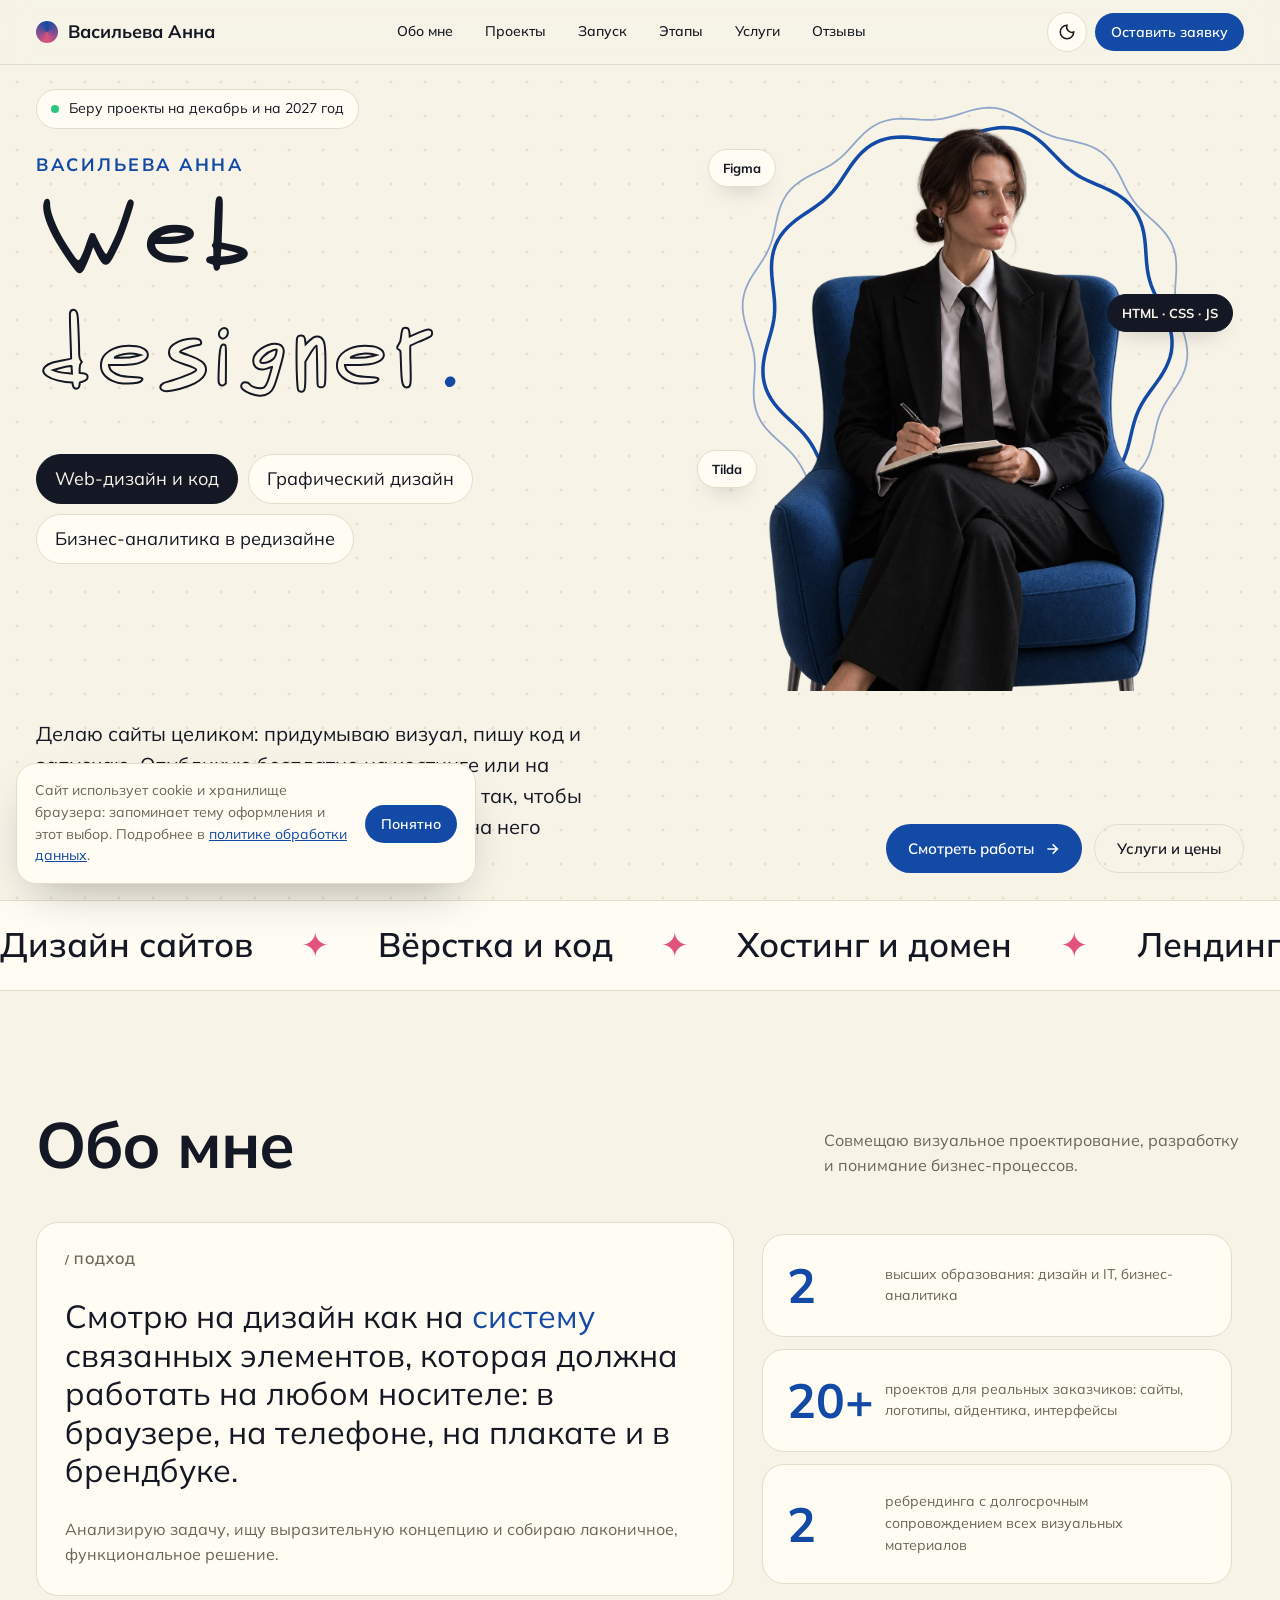
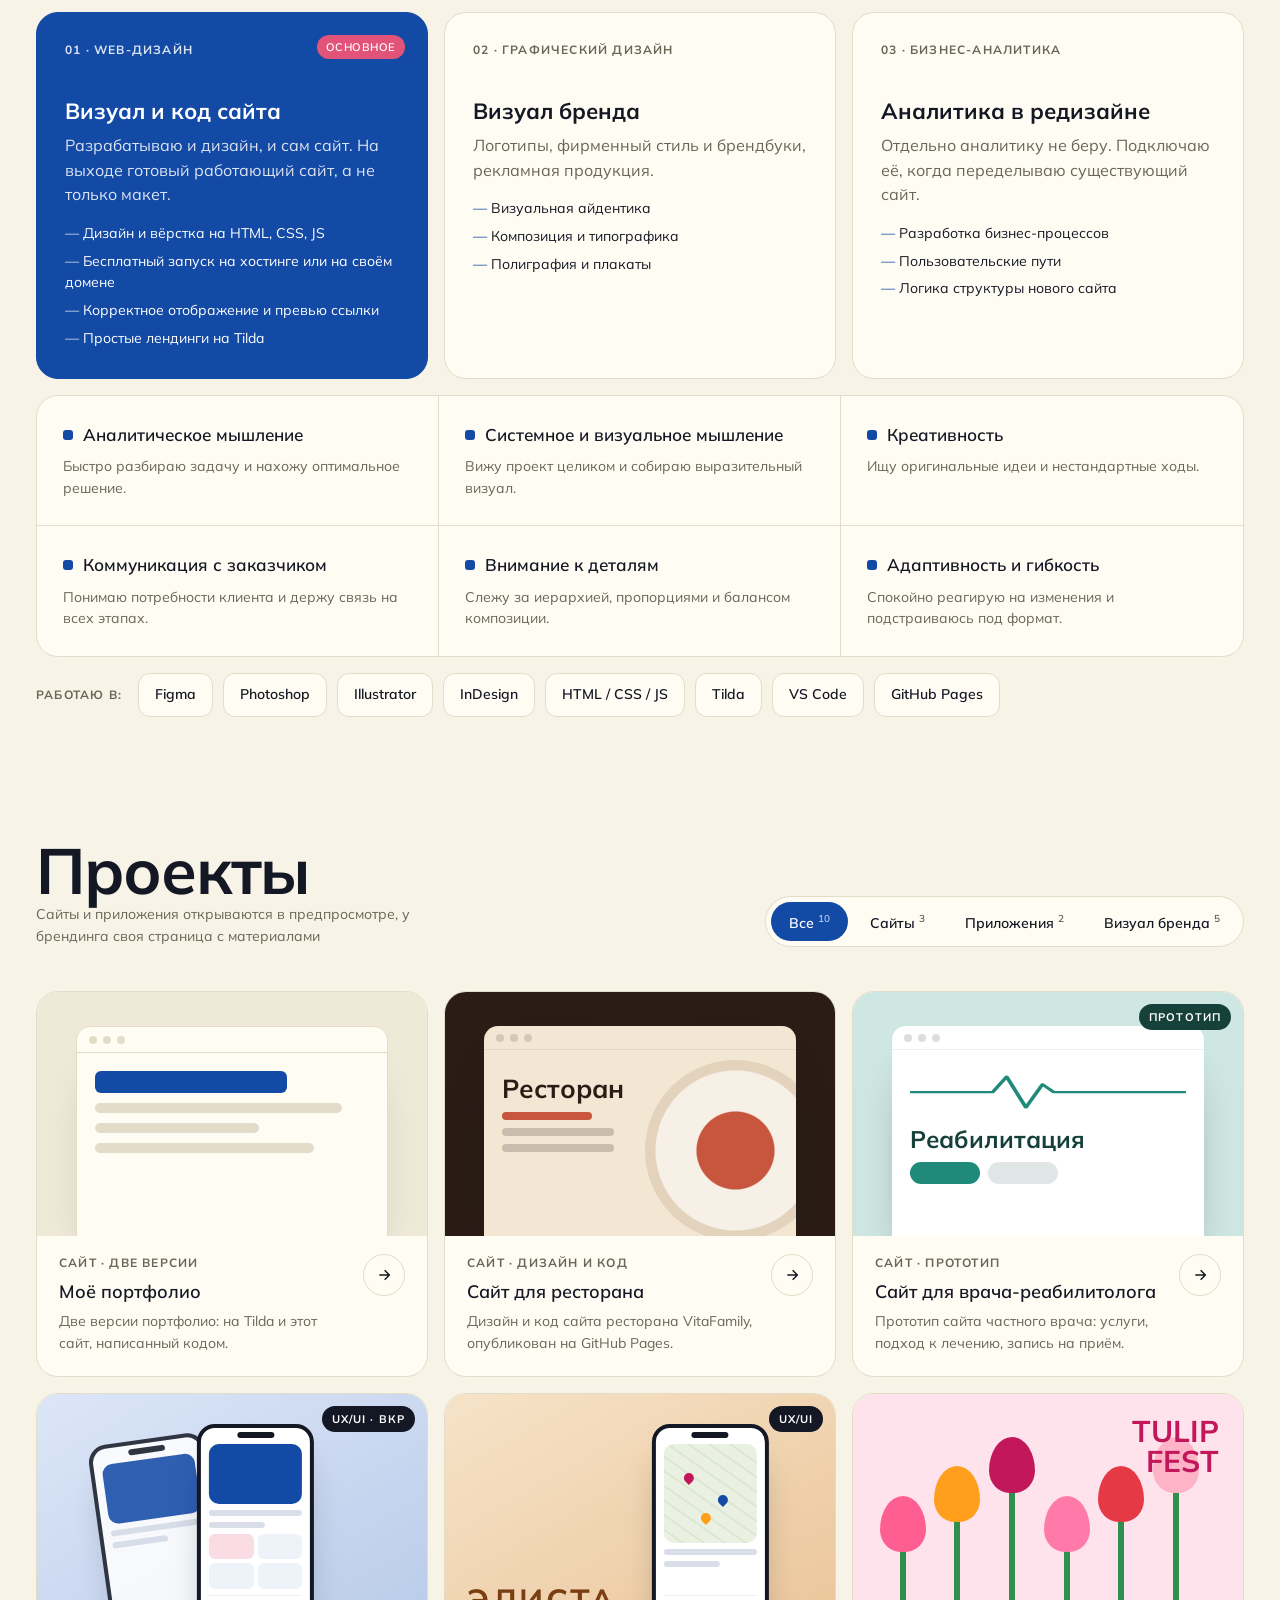
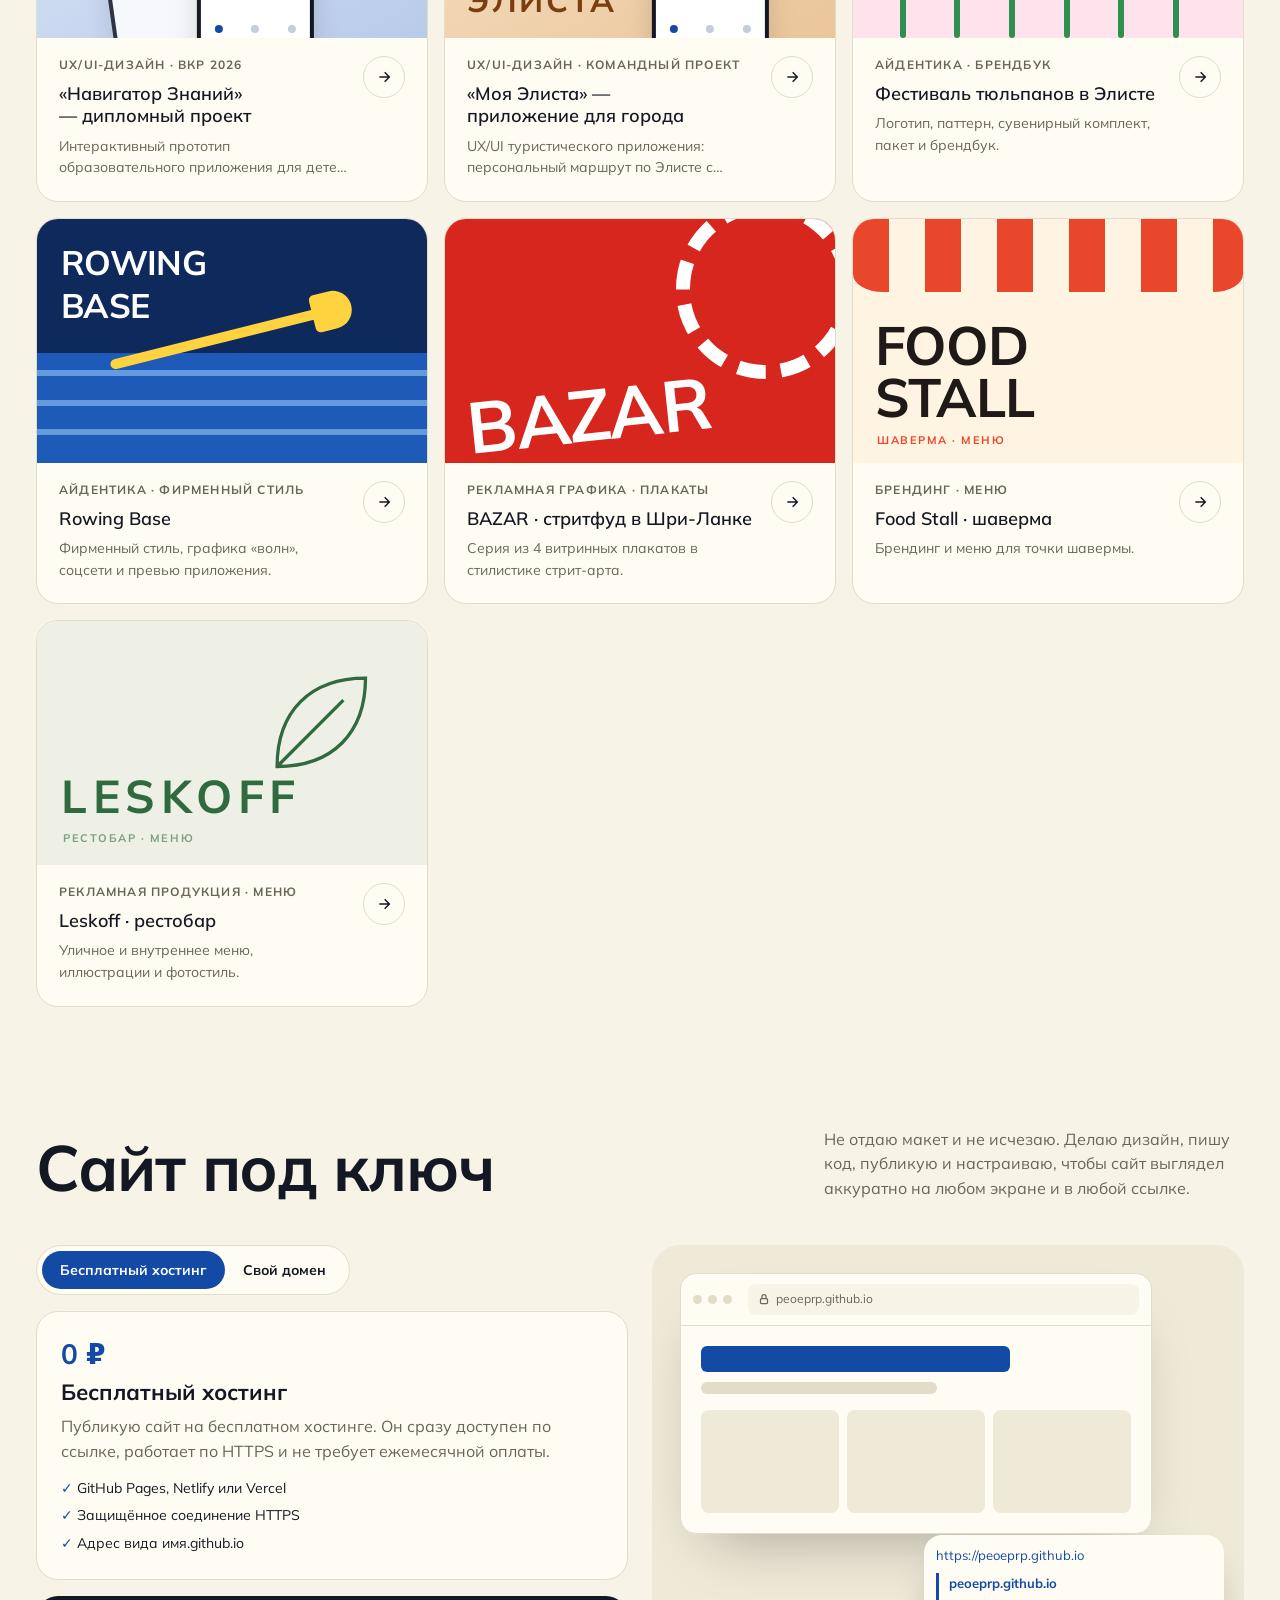
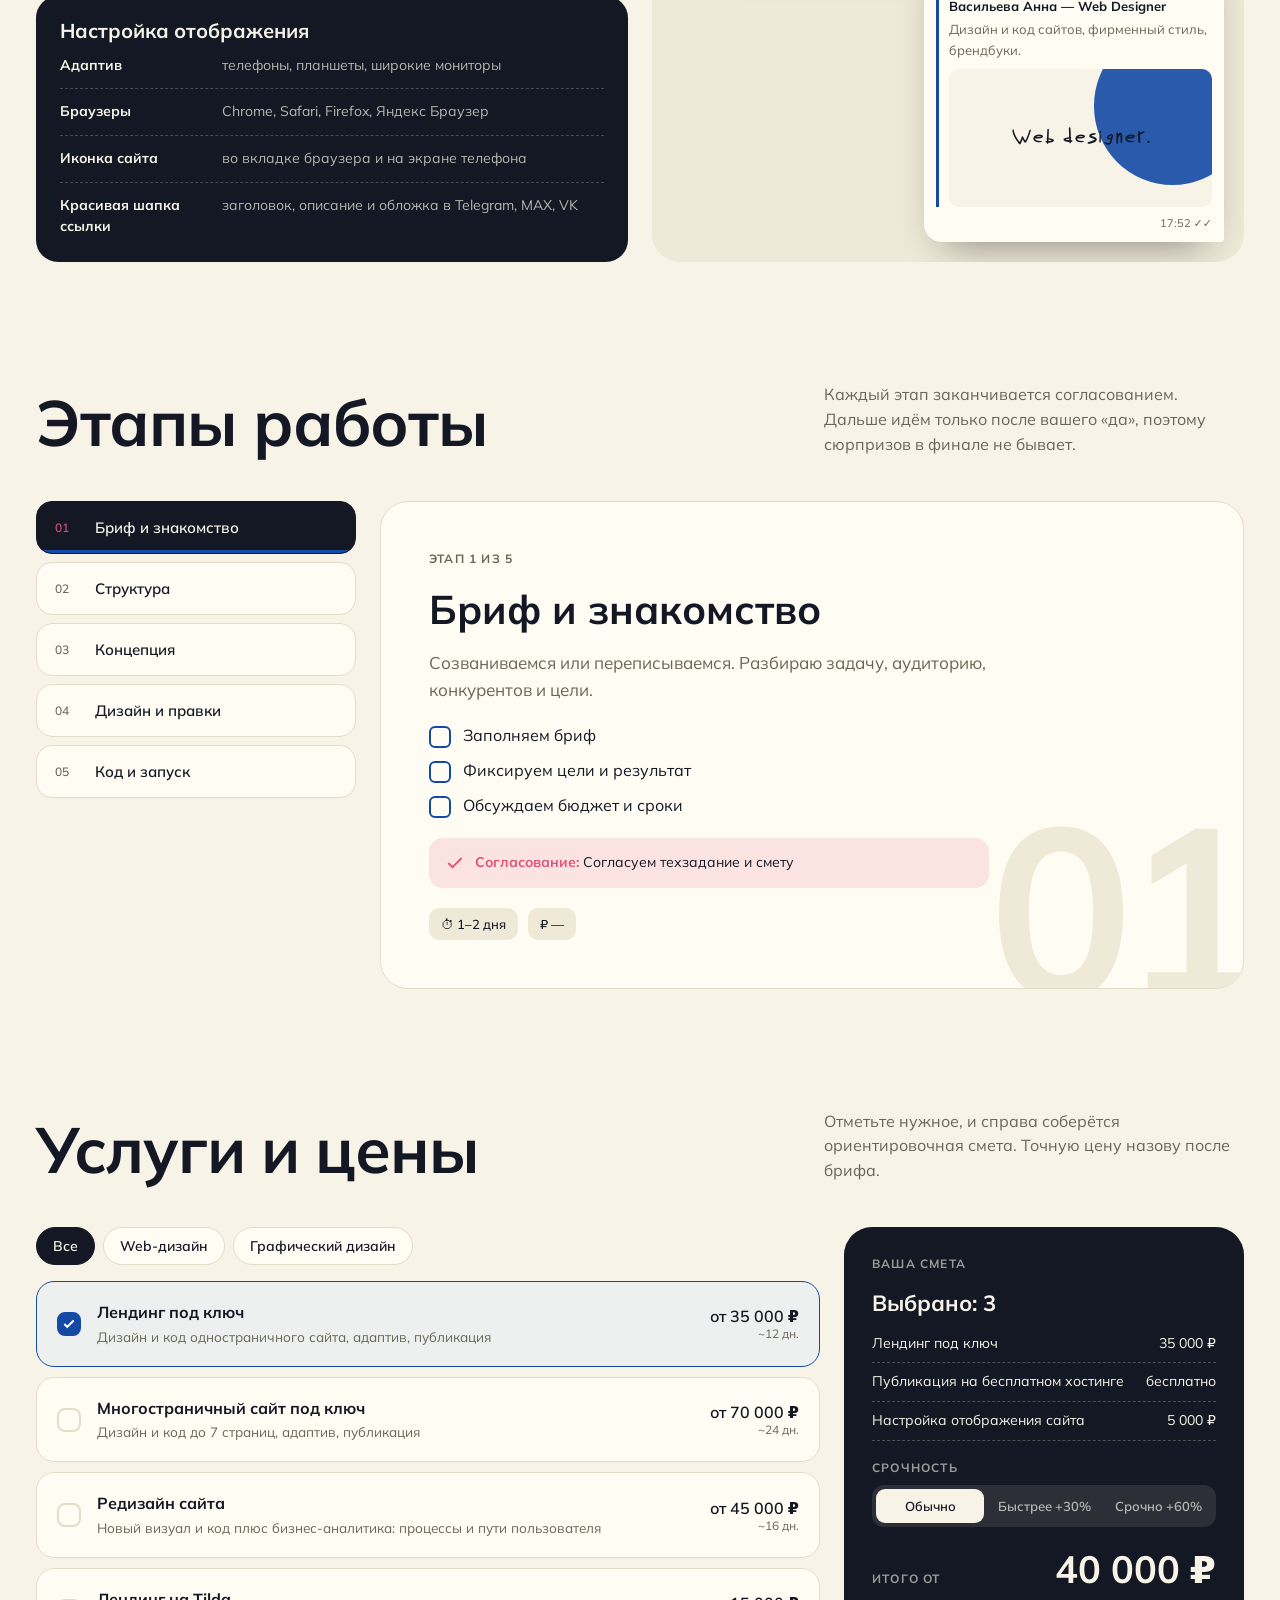
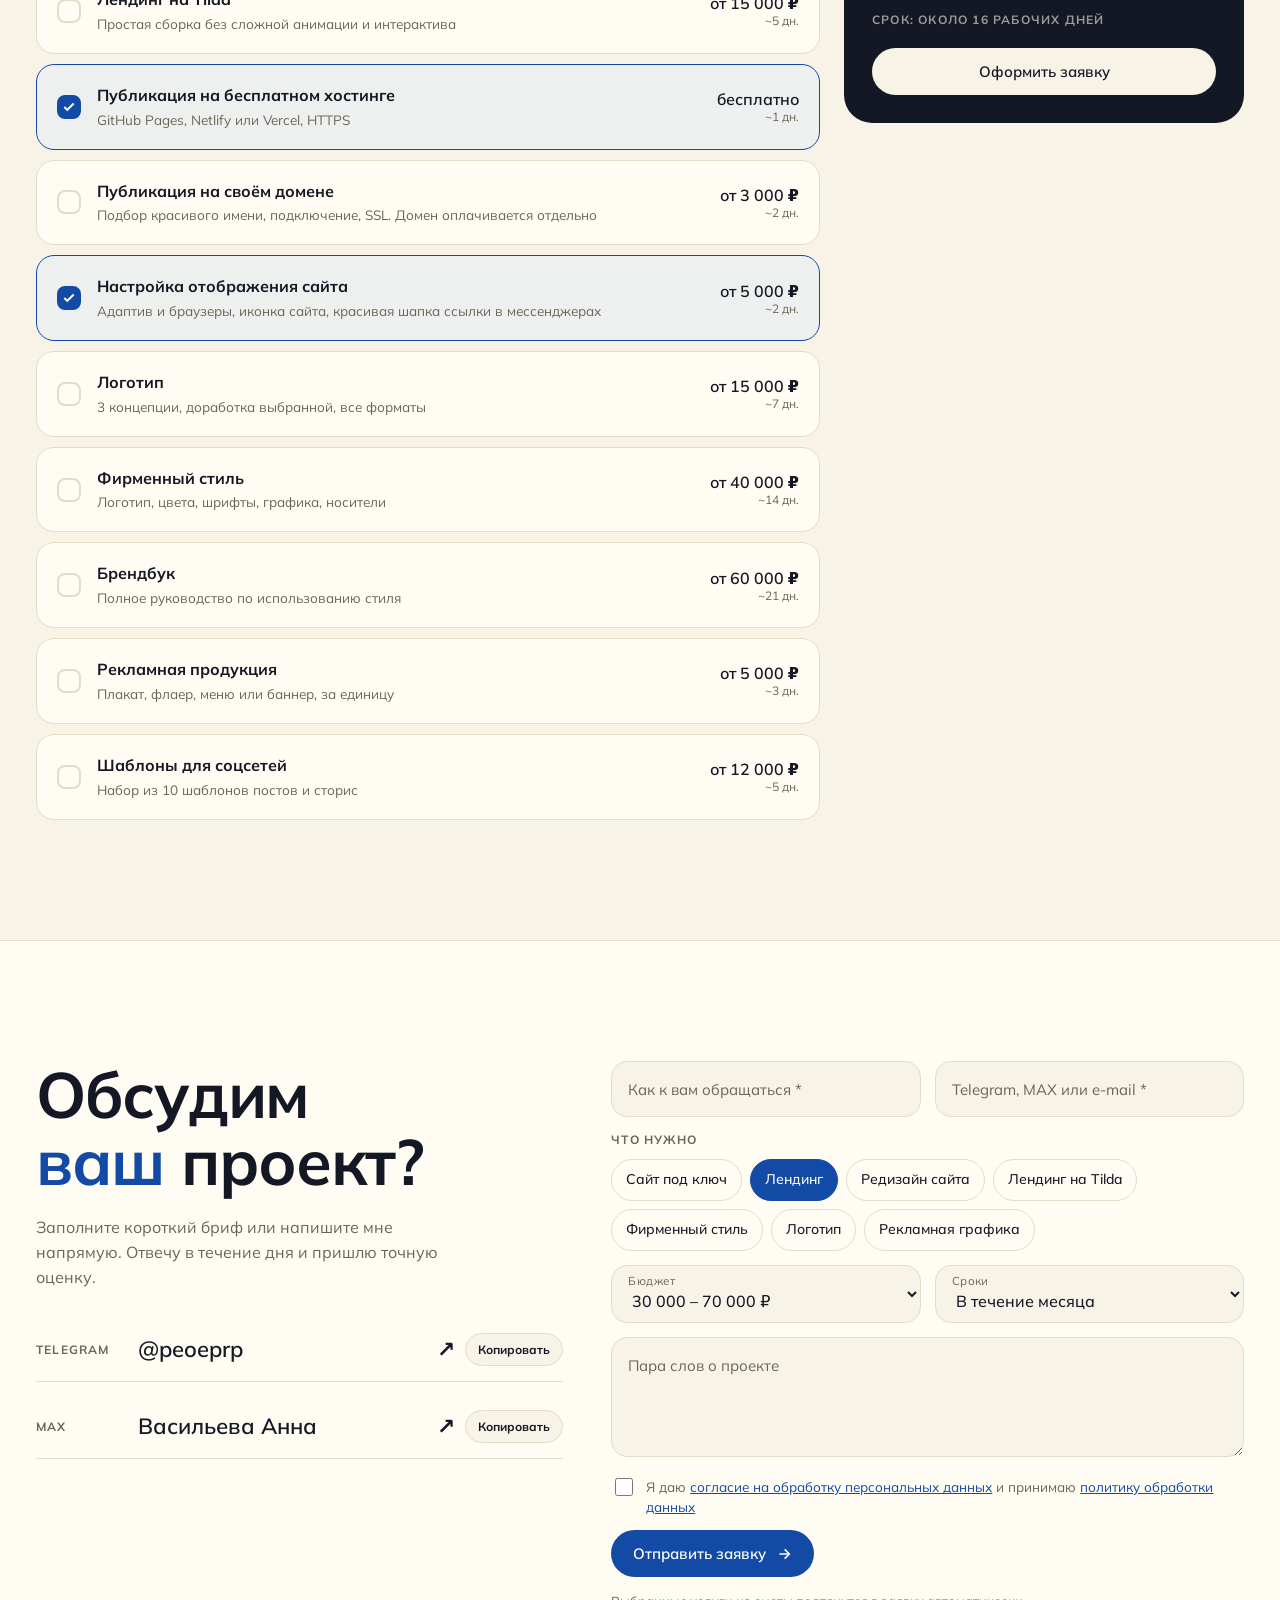
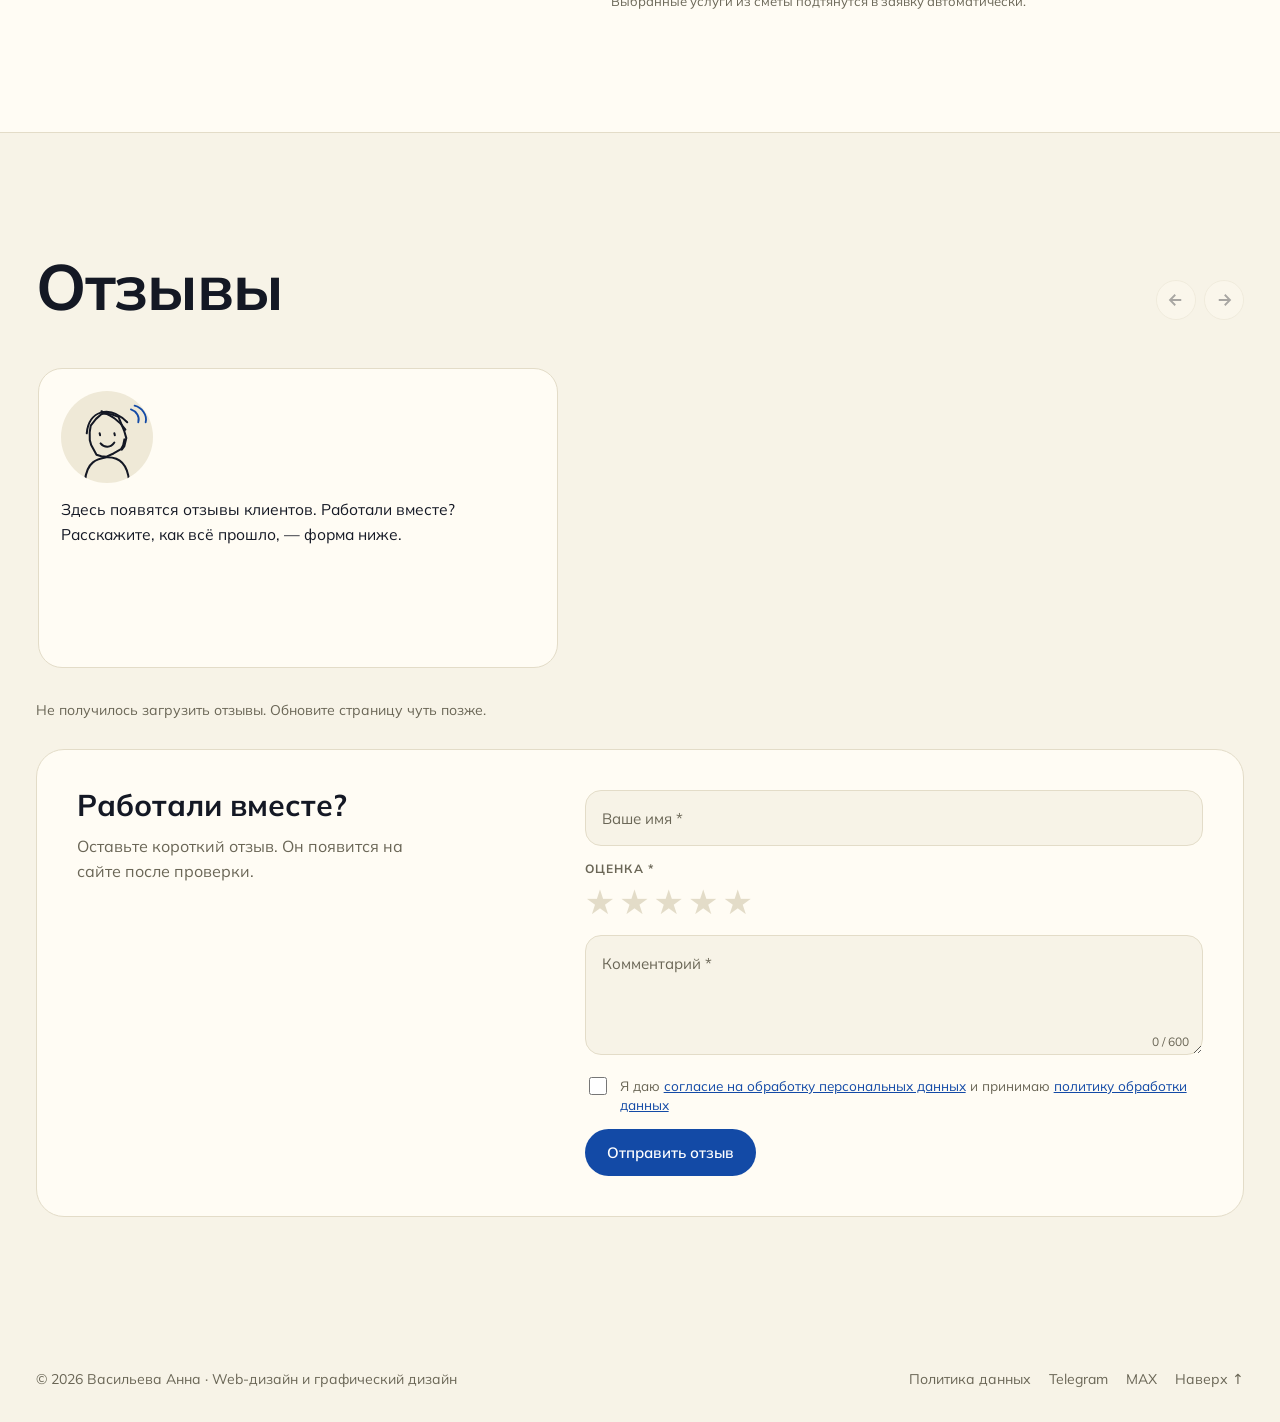
<file: index.html>
<!doctype html>
<html lang="ru">
<head>
  <meta charset="utf-8">
  <meta name="viewport" content="width=device-width, initial-scale=1, viewport-fit=cover">
  <title>Веб-дизайнер Анна Васильева — создание сайтов под ключ, лендинги, фирменный стиль</title>
  <meta name="claude:viewport-fit-sides" content="cover">
  <meta name="description" content="Веб-дизайнер Анна Васильева: создание сайтов под ключ — дизайн, вёрстка и запуск на домене. Лендинги, сайты для бизнеса, логотипы и фирменный стиль. Работаю удалённо по всей России.">
  <meta name="author" content="Васильева Анна Николаевна">
  <!-- коды подтверждения: вставьте сюда из Яндекс Вебмастера и Google Search Console -->
  <meta name="yandex-verification" content="037fd300412ff673">
  <!-- <meta name="google-site-verification" content="КОД"> -->
  <!-- превью ссылки в мессенджерах и соцсетях -->
  <meta property="og:title" content="Веб-дизайнер Анна Васильева — сайты под ключ">
  <meta property="og:description" content="Дизайн и код сайтов, лендинги, логотипы и фирменный стиль. Запуск на вашем домене.">
  <meta property="og:type" content="website">
  <meta property="og:url" content="https://peoeprp-designer.ru/">
  <meta property="og:site_name" content="Васильева Анна">
  <meta property="og:image" content="https://peoeprp-designer.ru/img/og-cover.jpg">
  <meta property="og:image:width" content="1200">
  <meta property="og:image:height" content="630">
  <meta name="twitter:card" content="summary_large_image">
  <link rel="canonical" href="https://peoeprp-designer.ru/">
  <script type="application/ld+json">{"@context": "https://schema.org", "@graph": [{"@type": "Person", "@id": "https://peoeprp-designer.ru/#anna", "name": "Анна Васильева", "alternateName": "peoeprp", "jobTitle": "Веб-дизайнер, графический дизайнер", "url": "https://peoeprp-designer.ru/", "image": "https://peoeprp-designer.ru/img/og-cover.jpg", "email": "mailto:anvslvo@yandex.ru", "sameAs": ["https://t.me/peoeprp", "https://max.ru/u/f9LHodD0cOK9vm0CRAUXUcQ7ODRmkYsMzyy_TiV0z68gTOM1ugSY7S1gc2U"], "knowsAbout": ["веб-дизайн", "создание сайтов", "лендинги", "UI/UX", "фирменный стиль", "логотипы", "графический дизайн"]}, {"@type": "ProfessionalService", "@id": "https://peoeprp-designer.ru/#service", "name": "Анна Васильева — веб-дизайн и создание сайтов", "url": "https://peoeprp-designer.ru/", "image": "https://peoeprp-designer.ru/img/og-cover.jpg", "founder": {"@id": "https://peoeprp-designer.ru/#anna"}, "areaServed": {"@type": "Country", "name": "Россия"}, "priceRange": "от 5 000 ₽", "description": "Создание сайтов под ключ: дизайн, вёрстка, запуск на домене. Лендинги, логотипы, фирменный стиль, рекламная графика.", "hasOfferCatalog": {"@type": "OfferCatalog", "name": "Услуги", "itemListElement": [{"@type": "Offer", "itemOffered": {"@type": "Service", "name": "Лендинг под ключ"}}, {"@type": "Offer", "itemOffered": {"@type": "Service", "name": "Многостраничный сайт под ключ"}}, {"@type": "Offer", "itemOffered": {"@type": "Service", "name": "Редизайн сайта"}}, {"@type": "Offer", "itemOffered": {"@type": "Service", "name": "Лендинг на Tilda"}}, {"@type": "Offer", "itemOffered": {"@type": "Service", "name": "Логотип"}}, {"@type": "Offer", "itemOffered": {"@type": "Service", "name": "Фирменный стиль"}}, {"@type": "Offer", "itemOffered": {"@type": "Service", "name": "Брендбук"}}, {"@type": "Offer", "itemOffered": {"@type": "Service", "name": "Рекламная продукция"}}]}}]}</script>
  <link rel="icon" href="img/favicon.svg" type="image/svg+xml">
  <link rel="preload" href="fonts/mulish-cyrillic-wght-normal.woff2" as="font" type="font/woff2" crossorigin>
  <link rel="stylesheet" href="css/styles.css">
<script>try{var t=localStorage.getItem("theme");if(t)document.documentElement.dataset.theme=t}catch(e){}</script>
</head>
<body>
<!--START-->
<div id="preloader" class="pl" aria-hidden="true">
  <div class="pl-in">
    <svg class="pl-word" viewBox="-6 14 252 80">
      <path class="pl-ink" d="M2 54C3.3 51.3 7.5 42.0 10 38C12.5 34.0 15.8 28.7 17 30C18.2 31.3 17.2 39.3 17 46C16.8 52.7 16.3 63.3 16 70C15.7 76.7 15.0 86.3 15 86C15.0 85.7 15.7 74.3 16 68C16.3 61.7 15.8 53.5 17 48C18.2 42.5 20.5 38.0 23 35C25.5 32.0 29.2 29.7 32 30C34.8 30.3 38.5 33.8 40 37C41.5 40.2 42.0 45.5 41 49C40.0 52.5 37.2 56.5 34 58C30.8 59.5 24.7 58.8 22 58C19.3 57.2 16.7 53.0 18 53C19.3 53.0 25.7 57.2 30 58C34.3 58.8 40.3 58.8 44 58C47.7 57.2 49.2 55.0 52 53C54.8 51.0 59.0 48.5 61 46C63.0 43.5 64.2 40.5 64 38C63.8 35.5 61.8 31.8 60 31C58.2 30.2 54.8 30.8 53 33C51.2 35.2 49.2 40.3 49 44C48.8 47.7 50.0 52.5 52 55C54.0 57.5 57.8 59.0 61 59C64.2 59.0 68.3 57.8 71 55C73.7 52.2 74.7 46.0 77 42C79.3 38.0 82.2 32.5 85 31C87.8 29.5 92.0 30.8 94 33C96.0 35.2 97.2 40.3 97 44C96.8 47.7 95.2 52.5 93 55C90.8 57.5 86.7 59.5 84 59C81.3 58.5 77.8 55.3 77 52C76.2 48.7 77.2 42.5 79 39C80.8 35.5 85.0 32.2 88 31C91.0 29.8 94.5 30.8 97 32C99.5 33.2 100.7 35.7 103 38C105.3 40.3 108.2 45.2 111 46C113.8 46.8 118.0 44.7 120 43C122.0 41.3 123.2 38.0 123 36C122.8 34.0 120.8 31.5 119 31C117.2 30.5 113.8 30.8 112 33C110.2 35.2 108.2 40.3 108 44C107.8 47.7 109.2 52.5 111 55C112.8 57.5 116.0 59.0 119 59C122.0 59.0 126.5 57.8 129 55C131.5 52.2 132.5 46.0 134 42C135.5 38.0 137.3 30.0 138 31C138.7 32.0 138.2 41.8 138 48C137.8 54.2 137.3 61.7 137 68C136.7 74.3 136.0 86.0 136 86C136.0 86.0 136.7 74.3 137 68C137.3 61.7 136.8 53.5 138 48C139.2 42.5 141.5 38.0 144 35C146.5 32.0 150.2 29.7 153 30C155.8 30.3 159.5 33.8 161 37C162.5 40.2 163.0 45.5 162 49C161.0 52.5 158.2 56.5 155 58C151.8 59.5 145.7 58.8 143 58C140.3 57.2 137.7 53.0 139 53C140.3 53.0 147.3 57.7 151 58C154.7 58.3 158.3 57.2 161 55C163.7 52.8 165.3 48.7 167 45C168.7 41.3 169.5 34.8 171 33C172.5 31.2 174.7 33.3 176 34C177.3 34.7 177.7 37.2 179 37C180.3 36.8 183.7 31.8 184 33C184.3 34.2 181.5 39.8 181 44C180.5 48.2 179.7 57.7 181 58C182.3 58.3 186.3 50.2 189 46C191.7 41.8 195.0 35.7 197 33C199.0 30.3 200.3 27.5 201 30C201.7 32.5 201.2 41.7 201 48C200.8 54.3 200.3 61.7 200 68C199.7 74.3 199.0 86.0 199 86C199.0 86.0 199.7 74.3 200 68C200.3 61.7 199.8 53.5 201 48C202.2 42.5 204.5 38.0 207 35C209.5 32.0 213.2 29.7 216 30C218.8 30.3 222.5 33.8 224 37C225.5 40.2 226.0 45.5 225 49C224.0 52.5 221.2 56.5 218 58C214.8 59.5 208.7 58.8 206 58C203.3 57.2 200.7 52.7 202 53C203.3 53.3 209.3 59.8 214 60C218.7 60.2 225.7 56.3 230 54C234.3 51.7 238.3 47.3 240 46"/>
      <g class="pl-pen"><g transform="rotate(-38)">
        <path d="M0 0 L-3.4 -9 L3.4 -9 Z" class="pen-nib"/>
        <rect x="-3.4" y="-40" width="6.8" height="31" rx="1.6" class="pen-body"/>
        <rect x="-3.4" y="-15" width="6.8" height="5" class="pen-band"/>
        <line x1="0" y1="-1.5" x2="0" y2="-7" class="pen-slit"/>
      </g></g>
    </svg>
    <p class="pl-slogan">дизайн, который говорит за вас</p>
  </div>
</div>
<noscript><style>.pl{display:none!important}</style></noscript>

<div class="cursor" id="cursor" aria-hidden="true"></div>

<header>
  <div class="wrap nav">
    <a href="#top" class="logo"><i></i>Васильева Анна</a>
    <ul>
      <li><a href="#about">Обо мне</a></li>
      <li><a href="#projects">Проекты</a></li>
      <li><a href="#launch">Запуск</a></li>
      <li><a href="#process">Этапы</a></li>
      <li><a href="#services">Услуги</a></li>
      <li><a href="#reviews">Отзывы</a></li>
    </ul>
    <div class="nav-r">
      <button class="icon-btn" id="themeBtn" aria-label="Сменить тему">
        <svg width="18" height="18" viewBox="0 0 24 24" fill="none" stroke="currentColor" stroke-width="2"><path d="M12 3a9 9 0 1 0 9 9 7 7 0 0 1-9-9z"/></svg>
      </button>
      <a href="#brief" class="btn sm magnet">Оставить заявку</a>
    </div>
  </div>
</header>

<main id="top">
<section class="hero">
  <canvas id="field" aria-hidden="true"></canvas>
  <div class="wrap">
    <div class="hero-top">
      <div class="hero-text">
        <span class="hero-tag"><span class="dot-live"></span>Беру проекты на декабрь и на 2027 год</span>
        <p class="hero-name">Васильева Анна</p>
        <h1>Web<br><span class="outline">designer</span><span class="acc">.</span></h1>
        <div class="roles" aria-label="Специализации">
          <span class="role main">Web-дизайн и код</span>
          <span class="role">Графический дизайн</span>
          <span class="role">Бизнес-аналитика в редизайне</span>
        </div>
      </div>

      <!-- Фото без фона: положите PNG с прозрачным фоном в img/photo.png -->
      <div class="hero-photo" id="heroPhoto">
        <svg class="wave-ring" viewBox="0 0 400 400" aria-hidden="true">
          <path id="waveA" fill="none" stroke="var(--accent)" stroke-width="3" stroke-linecap="round"/>
          <path id="waveB" fill="none" stroke="var(--accent)" stroke-width="1.5" stroke-linecap="round" opacity=".45"/>
        </svg>
        <div class="photo-ph" aria-hidden="true">
          <svg viewBox="0 0 300 380" preserveAspectRatio="xMidYMax meet">
            <circle cx="150" cy="120" r="62" fill="var(--ph1)"/>
            <path d="M40 380c0-80 48-148 110-148s110 68 110 148z" fill="var(--ph1)"/>
            <path d="M88 122c0-46 28-78 62-78s62 32 62 78c0 0 4-62-62-62s-62 62-62 62z" fill="var(--ph2)"/>
          </svg>
          <span>img/photo.webp</span>
        </div>
        <img class="photo-img" src="img/photo.webp" alt="Васильева Анна" onerror="this.remove()">
        <span class="sticker s1">Figma</span>
        <span class="sticker s2">HTML · CSS · JS</span>
        <span class="sticker s3">Tilda</span>
      </div>
    </div>

    <div class="hero-grid">
      <p>Делаю сайты целиком: придумываю визуал, пишу код и запускаю. Опубликую бесплатно на хостинге или на красивом собственном домене и настрою всё так, чтобы сайт корректно открывался везде, а ссылка на него выглядела аккуратно.</p>
      <div class="hero-cta">
        <a href="#projects" class="btn magnet">Смотреть работы
          <svg width="16" height="16" viewBox="0 0 24 24" fill="none" stroke="currentColor" stroke-width="2.4"><path d="M5 12h14M13 5l7 7-7 7"/></svg></a>
        <a href="#services" class="btn ghost magnet">Услуги и цены</a>
      </div>
    </div>
  </div>
</section>

<div class="marquee" aria-hidden="true">
  <div class="marquee-track">
    <span>Дизайн сайтов <b>✦</b> Вёрстка и код <b>✦</b> Хостинг и домен <b>✦</b> Лендинги на Tilda <b>✦</b> Фирменный стиль <b>✦</b> Брендбуки <b>✦</b> Рекламная графика <b>✦</b></span>
    <span>Дизайн сайтов <b>✦</b> Вёрстка и код <b>✦</b> Хостинг и домен <b>✦</b> Лендинги на Tilda <b>✦</b> Фирменный стиль <b>✦</b> Брендбуки <b>✦</b> Рекламная графика <b>✦</b></span>
  </div>
</div>

<!-- ABOUT -->
<section id="about">
  <div class="wrap">
    <div class="sec-head">
      <h2>Обо мне</h2>
      <p>Совмещаю визуальное проектирование, разработку и понимание бизнес-процессов.</p>
    </div>
    <div class="about-grid">
      <div class="cell c-intro">
        <span class="mono">/ подход</span>
        <p class="big">Смотрю на дизайн как на <em>систему</em> связанных элементов, которая должна работать на любом носителе: в браузере, на телефоне, на плакате и в брендбуке.</p>
        <p>Анализирую задачу, ищу выразительную концепцию и собираю лаконичное, функциональное решение.</p>
      </div>
      <div class="cell c-stats">
        <div class="stat"><b>2</b><span>высших образования: дизайн и IT, бизнес-аналитика</span></div>
        <div class="stat"><b>20+</b><span>проектов для реальных заказчиков: сайты, логотипы, айдентика, интерфейсы</span></div>
        <div class="stat"><b>2</b><span>ребрендинга с долгосрочным сопровождением всех визуальных материалов</span></div>
      </div>

      <div class="cell dir main">
        <span class="badge">ОСНОВНОЕ</span>
        <span class="mono">01 · Web-дизайн</span>
        <h3>Визуал и код сайта</h3>
        <p>Разрабатываю и дизайн, и сам сайт. На выходе готовый работающий сайт, а не только макет.</p>
        <ul><li>Дизайн и вёрстка на HTML, CSS, JS</li><li>Бесплатный запуск на хостинге или на своём домене</li><li>Корректное отображение и превью ссылки</li><li>Простые лендинги на Tilda</li></ul>
      </div>
      <div class="cell dir">
        <span class="mono">02 · Графический дизайн</span>
        <h3>Визуал бренда</h3>
        <p>Логотипы, фирменный стиль и брендбуки, рекламная продукция.</p>
        <ul><li>Визуальная айдентика</li><li>Композиция и типографика</li><li>Полиграфия и плакаты</li></ul>
      </div>
      <div class="cell dir">
        <span class="mono">03 · Бизнес-аналитика</span>
        <h3>Аналитика в редизайне</h3>
        <p>Отдельно аналитику не беру. Подключаю её, когда переделываю существующий сайт.</p>
        <ul><li>Разработка бизнес-процессов</li><li>Пользовательские пути</li><li>Логика структуры нового сайта</li></ul>
      </div>
    </div>

    <div class="qual">
      <div class="q"><h4><i></i>Аналитическое мышление</h4><p>Быстро разбираю задачу и нахожу оптимальное решение.</p></div>
      <div class="q"><h4><i></i>Системное и визуальное мышление</h4><p>Вижу проект целиком и собираю выразительный визуал.</p></div>
      <div class="q"><h4><i></i>Креативность</h4><p>Ищу оригинальные идеи и нестандартные ходы.</p></div>
      <div class="q"><h4><i></i>Коммуникация с заказчиком</h4><p>Понимаю потребности клиента и держу связь на всех этапах.</p></div>
      <div class="q"><h4><i></i>Внимание к деталям</h4><p>Слежу за иерархией, пропорциями и балансом композиции.</p></div>
      <div class="q"><h4><i></i>Адаптивность и гибкость</h4><p>Спокойно реагирую на изменения и подстраиваюсь под формат.</p></div>
    </div>

    <div class="tools">
      <span class="mono" style="margin-right:6px">Работаю в:</span>
      <span class="tool">Figma</span><span class="tool">Photoshop</span><span class="tool">Illustrator</span><span class="tool">InDesign</span><span class="tool">HTML / CSS / JS</span><span class="tool">Tilda</span><span class="tool">VS Code</span><span class="tool">GitHub Pages</span>
    </div>
  </div>
</section>

<!-- PROJECTS -->
<section id="projects" style="padding-top:0">
  <div class="wrap">
    <div class="sec-head">
      <div>
        <h2>Проекты</h2>
        <p class="hint">Сайты и приложения открываются в предпросмотре, у брендинга своя страница с материалами</p>
      </div>
      <div class="filters" role="tablist" aria-label="Категории проектов">
        <span class="pill" id="pill"></span>
        <button class="on" data-f="all" role="tab">Все<sup id="c-all"></sup></button>
        <button data-f="web" role="tab">Сайты<sup id="c-web"></sup></button>
        <button data-f="app" role="tab">Приложения<sup id="c-app"></sup></button>
        <button data-f="brand" role="tab">Визуал бренда<sup id="c-brand"></sup></button>
      </div>
    </div>
    <div class="grid-p" id="grid"><button type="button" class="card" data-cat="web" data-i="0">
  <div class="cover"><div class="cv cv-site"><div class="win"><div class="bar"><i></i><i></i><i></i></div><div class="lines"><b></b><b style="width:90%"></b><b style="width:60%"></b><b style="width:80%"></b></div></div></div></div>
  <div class="card-b"><div><span class="mono">Сайт · две версии</span><h3>Моё портфолио</h3><p class="card-desc">Две версии портфолио: на Tilda и этот сайт, написанный кодом.</p></div>
  <span class="arrow"><svg width="16" height="16" viewBox="0 0 24 24" fill="none" stroke="currentColor" stroke-width="2.2"><path d="M5 12h14M13 5l7 7-7 7"></path></svg></span></div></button><button type="button" class="card" data-cat="web" data-i="1">
  <div class="cover"><div class="cv cv-resto"><div class="win"><div class="bar"><i></i><i></i><i></i></div><div class="plate"></div><div class="t">Ресторан</div><div class="menu"><b></b><b></b><b></b></div></div></div></div>
  <div class="card-b"><div><span class="mono">Сайт · дизайн и код</span><h3>Сайт для ресторана</h3><p class="card-desc">Дизайн и код сайта ресторана VitaFamily, опубликован на GitHub Pages.</p></div>
  <span class="arrow"><svg width="16" height="16" viewBox="0 0 24 24" fill="none" stroke="currentColor" stroke-width="2.2"><path d="M5 12h14M13 5l7 7-7 7"></path></svg></span></div></button><button type="button" class="card" data-cat="web" data-i="2">
  <div class="cover"><div class="cv cv-med"><div class="win"><div class="bar"><i></i><i></i><i></i></div><svg class="pulse" viewBox="0 0 200 60" preserveAspectRatio="none"><path d="M0 34h60l10-20 14 40 12-30 8 10h96" fill="none" stroke="currentColor" stroke-width="3" stroke-linejoin="round"></path></svg><div class="t">Реабилитация</div><div class="btns"><b></b><b></b></div></div><span class="proto">ПРОТОТИП</span></div></div>
  <div class="card-b"><div><span class="mono">Сайт · прототип</span><h3>Сайт для врача-реабилитолога</h3><p class="card-desc">Прототип сайта частного врача: услуги, подход к лечению, запись на приём.</p></div>
  <span class="arrow"><svg width="16" height="16" viewBox="0 0 24 24" fill="none" stroke="currentColor" stroke-width="2.2"><path d="M5 12h14M13 5l7 7-7 7"></path></svg></span></div></button><button type="button" class="card" data-cat="app" data-i="3">
  <div class="cover"><div class="cv cv-app a1"><div class="phone"><i class="notch"></i><b class="hd"></b><span class="row"></span><span class="row s"></span><span class="tiles"><i></i><i></i><i></i><i></i></span><span class="nav"><i></i><i></i><i></i></span></div><div class="phone back"><i class="notch"></i><b class="hd"></b><span class="row"></span><span class="row s"></span></div><span class="tag-ux">UX/UI · ВКР</span></div></div>
  <div class="card-b"><div><span class="mono">UX/UI-дизайн · ВКР 2026</span><h3>«Навигатор Знаний» — дипломный проект</h3><p class="card-desc">Интерактивный прототип образовательного приложения для детей с тремя ролями: ребёнок, родитель, педагог.</p></div>
  <span class="arrow"><svg width="16" height="16" viewBox="0 0 24 24" fill="none" stroke="currentColor" stroke-width="2.2"><path d="M5 12h14M13 5l7 7-7 7"></path></svg></span></div></button><button type="button" class="card" data-cat="app" data-i="4">
  <div class="cover"><div class="cv cv-app a2"><div class="phone"><i class="notch"></i><span class="map"><i></i><i></i><i></i></span><span class="row"></span><span class="row s"></span><span class="nav"><i></i><i></i><i></i></span></div><span class="t">ЭЛИСТА</span><span class="tag-ux">UX/UI</span></div></div>
  <div class="card-b"><div><span class="mono">UX/UI-дизайн · командный проект</span><h3>«Моя Элиста» — приложение для города</h3><p class="card-desc">UX/UI туристического приложения: персональный маршрут по Элисте с жильём, едой и событиями.</p></div>
  <span class="arrow"><svg width="16" height="16" viewBox="0 0 24 24" fill="none" stroke="currentColor" stroke-width="2.2"><path d="M5 12h14M13 5l7 7-7 7"></path></svg></span></div></button><a href="projects/tulips.html" class="card" data-cat="brand" data-i="5">
  <div class="cover"><div class="cv cv-tul"><div class="f" style="left:12%;height:38%"></div><div class="h" style="left:calc(12% - 20px);bottom:calc(38% - 6px);background:#FF5E93"></div><div class="f" style="left:26%;height:50%"></div><div class="h" style="left:calc(26% - 20px);bottom:calc(50% - 6px);background:#FF9F1C"></div><div class="f" style="left:40%;height:62%"></div><div class="h" style="left:calc(40% - 20px);bottom:calc(62% - 6px);background:#C2185B"></div><div class="f" style="left:54%;height:38%"></div><div class="h" style="left:calc(54% - 20px);bottom:calc(38% - 6px);background:#FF7AA8"></div><div class="f" style="left:68%;height:50%"></div><div class="h" style="left:calc(68% - 20px);bottom:calc(50% - 6px);background:#E63946"></div><div class="f" style="left:82%;height:62%"></div><div class="h" style="left:calc(82% - 20px);bottom:calc(62% - 6px);background:#FFB3C6"></div><div class="t">TULIP<br>FEST</div></div></div>
  <div class="card-b"><div><span class="mono">Айдентика · брендбук</span><h3>Фестиваль тюльпанов в Элисте</h3><p class="card-desc">Логотип, паттерн, сувенирный комплект, пакет и брендбук.</p></div>
  <span class="arrow"><svg width="16" height="16" viewBox="0 0 24 24" fill="none" stroke="currentColor" stroke-width="2.2"><path d="M5 12h14M13 5l7 7-7 7"></path></svg></span></div></a><a href="projects/rowing.html" class="card" data-cat="brand" data-i="6">
  <div class="cover"><div class="cv cv-row"><div class="w" style="top:62%"></div><div class="w" style="top:74%;left:-20%"></div><div class="w" style="top:86%"></div><div class="oar"></div><div class="t">ROWING<br>BASE</div></div></div>
  <div class="card-b"><div><span class="mono">Айдентика · фирменный стиль</span><h3>Rowing Base</h3><p class="card-desc">Фирменный стиль, графика «волн», соцсети и превью приложения.</p></div>
  <span class="arrow"><svg width="16" height="16" viewBox="0 0 24 24" fill="none" stroke="currentColor" stroke-width="2.2"><path d="M5 12h14M13 5l7 7-7 7"></path></svg></span></div></a><a href="projects/bazar.html" class="card" data-cat="brand" data-i="7">
  <div class="cover"><div class="cv cv-bazar"><div class="c"></div><div class="t">BAZAR</div></div></div>
  <div class="card-b"><div><span class="mono">Рекламная графика · плакаты</span><h3>BAZAR · стритфуд в Шри-Ланке</h3><p class="card-desc">Серия из 4 витринных плакатов в стилистике стрит-арта.</p></div>
  <span class="arrow"><svg width="16" height="16" viewBox="0 0 24 24" fill="none" stroke="currentColor" stroke-width="2.2"><path d="M5 12h14M13 5l7 7-7 7"></path></svg></span></div></a><a href="projects/foodstall.html" class="card" data-cat="brand" data-i="8">
  <div class="cover"><div class="cv cv-stall"><div class="awn"></div><div class="t">FOOD<br>STALL</div><div class="tag">шаверма · меню</div></div></div>
  <div class="card-b"><div><span class="mono">Брендинг · меню</span><h3>Food Stall · шаверма</h3><p class="card-desc">Брендинг и меню для точки шавермы.</p></div>
  <span class="arrow"><svg width="16" height="16" viewBox="0 0 24 24" fill="none" stroke="currentColor" stroke-width="2.2"><path d="M5 12h14M13 5l7 7-7 7"></path></svg></span></div></a><a href="projects/restobar.html" class="card" data-cat="brand" data-i="9">
  <div class="cover"><div class="cv cv-bar"><svg class="leaf" viewBox="0 0 120 120"><path d="M20 100C20 50 50 20 100 20 100 70 70 100 20 100z M20 100L80 40" fill="none" stroke="currentColor" stroke-width="3"></path></svg><div class="t">LESKOFF</div><span class="sub">рестобар · меню</span></div></div>
  <div class="card-b"><div><span class="mono">Рекламная продукция · меню</span><h3>Leskoff · рестобар</h3><p class="card-desc">Уличное и внутреннее меню, иллюстрации и фотостиль.</p></div>
  <span class="arrow"><svg width="16" height="16" viewBox="0 0 24 24" fill="none" stroke="currentColor" stroke-width="2.2"><path d="M5 12h14M13 5l7 7-7 7"></path></svg></span></div></a></div>
  </div>
</section>

<!-- LAUNCH -->
<section id="launch" style="padding-top:0">
  <div class="wrap">
    <div class="sec-head">
      <h2>Сайт под ключ</h2>
      <p>Не отдаю макет и не исчезаю. Делаю дизайн, пишу код, публикую и настраиваю, чтобы сайт выглядел аккуратно на любом экране и в любой ссылке.</p>
    </div>
    <div class="launch">
      <div class="launch-l">
        <div class="seg" id="hostSeg" role="tablist" aria-label="Вариант публикации">
          <button class="on" data-h="free" role="tab">Бесплатный хостинг</button>
          <button data-h="domain" role="tab">Свой домен</button>
        </div>
        <div class="host-info" id="hostInfo"></div>
        <div class="setup">
          <h3>Настройка отображения</h3>
          <ul>
            <li><b>Адаптив</b><span>телефоны, планшеты, широкие мониторы</span></li>
            <li><b>Браузеры</b><span>Chrome, Safari, Firefox, Яндекс Браузер</span></li>
            <li><b>Иконка сайта</b><span>во вкладке браузера и на экране телефона</span></li>
            <li><b>Красивая шапка ссылки</b><span>заголовок, описание и обложка в Telegram, MAX, VK</span></li>
          </ul>
        </div>
      </div>
      <div class="launch-r" aria-hidden="true">
        <div class="browser">
          <div class="browser-bar"><i></i><i></i><i></i><span class="url"><svg width="12" height="12" viewBox="0 0 24 24" fill="none" stroke="currentColor" stroke-width="2.5"><rect x="5" y="11" width="14" height="10" rx="2"/><path d="M8 11V7a4 4 0 0 1 8 0v4"/></svg><span id="urlText">peoeprp.github.io</span></span></div>
          <div class="browser-body"><b></b><b style="width:55%"></b><div class="bb-row"><span></span><span></span><span></span></div></div>
        </div>
        <div class="chat">
          <div class="msg">
            <span class="msg-link" id="msgLink">https://peoeprp.github.io</span>
            <div class="preview">
              <span class="pv-site" id="pvSite">peoeprp.github.io</span>
              <b>Васильева Анна — Web Designer</b>
              <span>Дизайн и код сайтов, фирменный стиль, брендбуки.</span>
              <div class="pv-img"><span>Web designer.</span></div>
            </div>
            <span class="msg-time">17:52 ✓✓</span>
          </div>
        </div>
      </div>
    </div>
  </div>
</section>

<!-- PROCESS -->
<section id="process" style="padding-top:0">
  <div class="wrap">
    <div class="sec-head">
      <h2>Этапы работы</h2>
      <p>Каждый этап заканчивается согласованием. Дальше идём только после вашего «да», поэтому сюрпризов в финале не бывает.</p>
    </div>
    <div class="proc">
      <div class="steps" id="steps"></div>
      <div class="stage" id="stage" aria-live="polite"></div>
    </div>
  </div>
</section>

<!-- SERVICES -->
<section id="services" style="padding-top:0">
  <div class="wrap">
    <div class="sec-head">
      <h2>Услуги и цены</h2>
      <p>Отметьте нужное, и справа соберётся ориентировочная смета. Точную цену назову после брифа.</p>
    </div>
    <div class="svc-wrap">
      <div>
        <div class="svc-tabs" id="svcTabs">
          <button class="on" data-c="all">Все</button>
          <button data-c="web">Web-дизайн</button>
          <button data-c="brand">Графический дизайн</button>
        </div>
        <div class="svc-list" id="svcList"></div>
      </div>
      <aside class="order" aria-label="Смета">
        <span class="mono">Ваша смета</span>
        <h3>Выбрано: <span id="cnt">0</span></h3>
        <div class="chosen" id="chosen"></div>
        <div>
          <span class="mono" style="display:block;margin-bottom:8px">Срочность</span>
          <div class="urg" id="urg">
            <button class="on" data-k="1">Обычно</button>
            <button data-k="1.3">Быстрее +30%</button>
            <button data-k="1.6">Срочно +60%</button>
          </div>
        </div>
        <div class="total"><span class="mono">Итого от</span><b id="total">0 ₽</b></div>
        <span class="mono" id="days">Срок: —</span>
        <a href="#brief" class="btn" style="background:var(--bg);color:var(--ink);justify-content:center" id="toBrief">Оформить заявку</a>
      </aside>
    </div>
  </div>
</section>

<!-- BRIEF -->
<section id="brief" class="form-sec">
  <div class="wrap form-grid">
    <div>
      <h2>Обсудим <span>ваш</span> проект?</h2>
      <p style="color:var(--muted);max-width:420px;margin-top:20px">Заполните короткий бриф или напишите мне напрямую. Отвечу в течение дня и пришлю точную оценку.</p>
      <div class="contact-lines">
        <div class="cl">
          <a href="https://t.me/peoeprp" target="_blank" rel="noopener"><span class="cl-k">Telegram</span>@peoeprp <span class="cl-ar">↗</span></a>
          <button class="copy-btn" data-copy="@peoeprp" aria-label="Скопировать ник в Telegram">Копировать</button>
        </div>
        <div class="cl">
          <a href="https://max.ru/u/f9LHodD0cOK9vm0CRAUXUcQ7ODRmkYsMzyy_TiV0z68gTOM1ugSY7S1gc2U" target="_blank" rel="noopener"><span class="cl-k">MAX</span>Васильева Анна <span class="cl-ar">↗</span></a>
          <button class="copy-btn" data-copy="https://max.ru/u/f9LHodD0cOK9vm0CRAUXUcQ7ODRmkYsMzyy_TiV0z68gTOM1ugSY7S1gc2U" aria-label="Скопировать ссылку на MAX">Копировать</button>
        </div>
      </div>
    </div>
    <div>
      <form id="form" novalidate>
        <div class="row2">
          <div class="fld"><input id="f-name" placeholder=" " autocomplete="name"><label for="f-name">Как к вам обращаться *</label></div>
          <div class="fld"><input id="f-contact" placeholder=" "><label for="f-contact">Telegram, MAX или e-mail *</label></div>
        </div>
        <div>
          <span class="mono" style="display:block;margin-bottom:10px">Что нужно</span>
          <div class="chips" id="f-chips">
            <label><input type="checkbox" value="Сайт под ключ"><span>Сайт под ключ</span></label>
            <label><input type="checkbox" value="Лендинг"><span>Лендинг</span></label>
            <label><input type="checkbox" value="Редизайн сайта"><span>Редизайн сайта</span></label>
            <label><input type="checkbox" value="Лендинг на Tilda"><span>Лендинг на Tilda</span></label>
            <label><input type="checkbox" value="Фирменный стиль"><span>Фирменный стиль</span></label>
            <label><input type="checkbox" value="Логотип"><span>Логотип</span></label>
            <label><input type="checkbox" value="Рекламная графика"><span>Рекламная графика</span></label>
          </div>
        </div>
        <div class="row2">
          <div class="fld"><select id="f-budget"><option>До 30 000 ₽</option><option selected>30 000 – 70 000 ₽</option><option>70 000 – 150 000 ₽</option><option>Больше 150 000 ₽</option><option>Пока не знаю</option></select><label for="f-budget">Бюджет</label></div>
          <div class="fld"><select id="f-deadline"><option>Не горит</option><option selected>В течение месяца</option><option>За 2 недели</option><option>Вчера</option></select><label for="f-deadline">Сроки</label></div>
        </div>
        <div class="fld"><textarea id="f-msg" placeholder=" "></textarea><label for="f-msg">Пара слов о проекте</label></div>
        <label class="consent" for="f-consent"><input type="checkbox" id="f-consent"><span>Я даю <a href="consent.html" target="_blank" rel="noopener">согласие на обработку персональных данных</a> и принимаю <a href="privacy.html" target="_blank" rel="noopener">политику обработки данных</a></span></label>
        <button class="btn magnet" type="submit" style="justify-self:start">Отправить заявку
          <svg width="16" height="16" viewBox="0 0 24 24" fill="none" stroke="currentColor" stroke-width="2.4"><path d="M5 12h14M13 5l7 7-7 7"/></svg></button>
        <p class="form-note">Выбранные услуги из сметы подтянутся в заявку автоматически.</p>
      </form>
      <div id="done" hidden></div>
    </div>
  </div>
</section>

<!-- REVIEWS -->
<section id="reviews">
  <div class="wrap">
    <div class="sec-head">
      <div>
        <h2>Отзывы</h2>
        <div class="rev-summary" id="revSummary" hidden></div>
      </div>
      <div class="rev-nav">
        <button class="icon-btn" id="revPrev" aria-label="Предыдущие отзывы"><svg width="18" height="18" viewBox="0 0 24 24" fill="none" stroke="currentColor" stroke-width="2.4"><path d="M19 12H5M11 5l-7 7 7 7"/></svg></button>
        <button class="icon-btn" id="revNext" aria-label="Следующие отзывы"><svg width="18" height="18" viewBox="0 0 24 24" fill="none" stroke="currentColor" stroke-width="2.4"><path d="M5 12h14M13 5l7 7-7 7"/></svg></button>
      </div>
    </div>
    <div class="rev-track" id="revTrack" tabindex="0" aria-label="Отзывы клиентов, листаются вправо"></div>
    <p class="rev-err" id="revErr" hidden>Не получилось загрузить отзывы. Обновите страницу чуть позже.</p>

    <div class="rev-form-wrap">
      <div>
        <h3>Работали вместе?</h3>
        <p>Оставьте короткий отзыв. Он появится на сайте после проверки.</p>
      </div>
      <form id="revForm" novalidate>
        <div class="fld"><input id="rvName" name="name" placeholder=" " maxlength="40" autocomplete="name"><label for="rvName">Ваше имя *</label></div>
        <fieldset class="star-pick">
          <legend class="mono">Оценка *</legend>
          <div class="star-row">
            <input type="radio" name="rating" id="rv5" value="5"><label for="rv5" title="5 из 5">★</label>
            <input type="radio" name="rating" id="rv4" value="4"><label for="rv4" title="4 из 5">★</label>
            <input type="radio" name="rating" id="rv3" value="3"><label for="rv3" title="3 из 5">★</label>
            <input type="radio" name="rating" id="rv2" value="2"><label for="rv2" title="2 из 5">★</label>
            <input type="radio" name="rating" id="rv1" value="1"><label for="rv1" title="1 из 5">★</label>
          </div>
        </fieldset>
        <div class="fld"><textarea id="rvText" name="text" placeholder=" " maxlength="600"></textarea><label for="rvText">Комментарий *</label><span class="rv-count" id="rvCount">0 / 600</span></div>
        <input type="text" name="website" tabindex="-1" autocomplete="off" class="hp" aria-hidden="true">
        <label class="consent" for="rvConsent"><input type="checkbox" id="rvConsent"><span>Я даю <a href="consent.html" target="_blank" rel="noopener">согласие на обработку персональных данных</a> и принимаю <a href="privacy.html" target="_blank" rel="noopener">политику обработки данных</a></span></label>
        <button class="btn" type="submit" style="justify-self:start">Отправить отзыв</button>
        <p class="rev-msg" id="revMsg" hidden role="status"></p>
      </form>
    </div>
  </div>
</section>
</main>

<footer><div class="wrap"><span>© 2026 Васильева Анна · Web-дизайн и графический дизайн</span><span class="f-links"><a href="privacy.html">Политика данных</a><a href="https://t.me/peoeprp" target="_blank" rel="noopener">Telegram</a><a href="https://max.ru/u/f9LHodD0cOK9vm0CRAUXUcQ7ODRmkYsMzyy_TiV0z68gTOM1ugSY7S1gc2U" target="_blank" rel="noopener">MAX</a><a href="#top">Наверх ↑</a></span></div></footer>

<div class="modal" id="modal" hidden role="dialog" aria-modal="true">
  <div class="modal-box" id="modalBox"></div>
</div>
<!--END-->
<script src="js/data.js" defer></script>
<script src="js/config.js" defer></script>
<script src="js/script.js" defer></script>
<script src="js/reviews.js" defer></script>
<script src="js/common.js" defer></script>
</body>
</html>
</file>
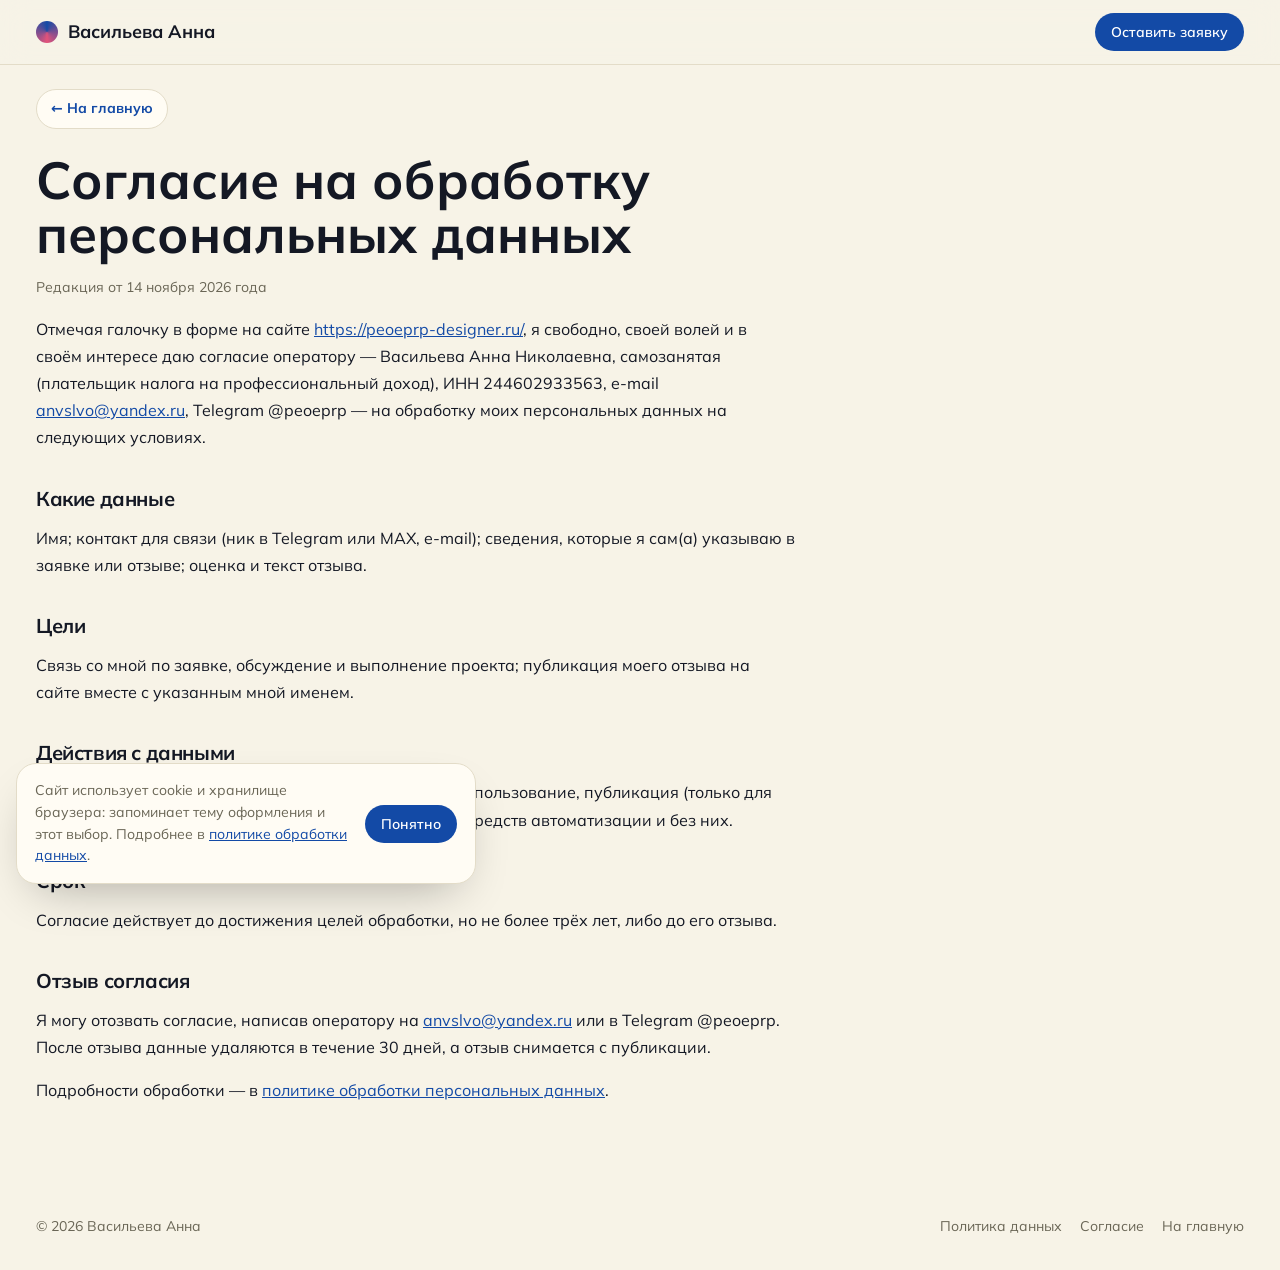
<file: consent.html>
<!doctype html>
<html lang="ru">
<head>
  <meta charset="utf-8">
  <meta name="viewport" content="width=device-width, initial-scale=1, viewport-fit=cover">
  <title>Согласие на обработку персональных данных — Васильева Анна</title>
  <meta name="claude:viewport-fit-sides" content="cover">
  <meta name="robots" content="noindex">
  <link rel="icon" href="img/favicon.svg" type="image/svg+xml">
  <link rel="preload" href="fonts/mulish-cyrillic-wght-normal.woff2" as="font" type="font/woff2" crossorigin>
  <link rel="stylesheet" href="css/styles.css">
<script>try{var t=localStorage.getItem("theme");if(t)document.documentElement.dataset.theme=t}catch(e){}</script>
</head>
<body>
<div id="preloader" class="pl" aria-hidden="true">
  <div class="pl-in">
    <svg class="pl-word" viewBox="-6 14 252 80">
      <path class="pl-ink" d="M2 54C3.3 51.3 7.5 42.0 10 38C12.5 34.0 15.8 28.7 17 30C18.2 31.3 17.2 39.3 17 46C16.8 52.7 16.3 63.3 16 70C15.7 76.7 15.0 86.3 15 86C15.0 85.7 15.7 74.3 16 68C16.3 61.7 15.8 53.5 17 48C18.2 42.5 20.5 38.0 23 35C25.5 32.0 29.2 29.7 32 30C34.8 30.3 38.5 33.8 40 37C41.5 40.2 42.0 45.5 41 49C40.0 52.5 37.2 56.5 34 58C30.8 59.5 24.7 58.8 22 58C19.3 57.2 16.7 53.0 18 53C19.3 53.0 25.7 57.2 30 58C34.3 58.8 40.3 58.8 44 58C47.7 57.2 49.2 55.0 52 53C54.8 51.0 59.0 48.5 61 46C63.0 43.5 64.2 40.5 64 38C63.8 35.5 61.8 31.8 60 31C58.2 30.2 54.8 30.8 53 33C51.2 35.2 49.2 40.3 49 44C48.8 47.7 50.0 52.5 52 55C54.0 57.5 57.8 59.0 61 59C64.2 59.0 68.3 57.8 71 55C73.7 52.2 74.7 46.0 77 42C79.3 38.0 82.2 32.5 85 31C87.8 29.5 92.0 30.8 94 33C96.0 35.2 97.2 40.3 97 44C96.8 47.7 95.2 52.5 93 55C90.8 57.5 86.7 59.5 84 59C81.3 58.5 77.8 55.3 77 52C76.2 48.7 77.2 42.5 79 39C80.8 35.5 85.0 32.2 88 31C91.0 29.8 94.5 30.8 97 32C99.5 33.2 100.7 35.7 103 38C105.3 40.3 108.2 45.2 111 46C113.8 46.8 118.0 44.7 120 43C122.0 41.3 123.2 38.0 123 36C122.8 34.0 120.8 31.5 119 31C117.2 30.5 113.8 30.8 112 33C110.2 35.2 108.2 40.3 108 44C107.8 47.7 109.2 52.5 111 55C112.8 57.5 116.0 59.0 119 59C122.0 59.0 126.5 57.8 129 55C131.5 52.2 132.5 46.0 134 42C135.5 38.0 137.3 30.0 138 31C138.7 32.0 138.2 41.8 138 48C137.8 54.2 137.3 61.7 137 68C136.7 74.3 136.0 86.0 136 86C136.0 86.0 136.7 74.3 137 68C137.3 61.7 136.8 53.5 138 48C139.2 42.5 141.5 38.0 144 35C146.5 32.0 150.2 29.7 153 30C155.8 30.3 159.5 33.8 161 37C162.5 40.2 163.0 45.5 162 49C161.0 52.5 158.2 56.5 155 58C151.8 59.5 145.7 58.8 143 58C140.3 57.2 137.7 53.0 139 53C140.3 53.0 147.3 57.7 151 58C154.7 58.3 158.3 57.2 161 55C163.7 52.8 165.3 48.7 167 45C168.7 41.3 169.5 34.8 171 33C172.5 31.2 174.7 33.3 176 34C177.3 34.7 177.7 37.2 179 37C180.3 36.8 183.7 31.8 184 33C184.3 34.2 181.5 39.8 181 44C180.5 48.2 179.7 57.7 181 58C182.3 58.3 186.3 50.2 189 46C191.7 41.8 195.0 35.7 197 33C199.0 30.3 200.3 27.5 201 30C201.7 32.5 201.2 41.7 201 48C200.8 54.3 200.3 61.7 200 68C199.7 74.3 199.0 86.0 199 86C199.0 86.0 199.7 74.3 200 68C200.3 61.7 199.8 53.5 201 48C202.2 42.5 204.5 38.0 207 35C209.5 32.0 213.2 29.7 216 30C218.8 30.3 222.5 33.8 224 37C225.5 40.2 226.0 45.5 225 49C224.0 52.5 221.2 56.5 218 58C214.8 59.5 208.7 58.8 206 58C203.3 57.2 200.7 52.7 202 53C203.3 53.3 209.3 59.8 214 60C218.7 60.2 225.7 56.3 230 54C234.3 51.7 238.3 47.3 240 46"/>
      <g class="pl-pen"><g transform="rotate(-38)">
        <path d="M0 0 L-3.4 -9 L3.4 -9 Z" class="pen-nib"/>
        <rect x="-3.4" y="-40" width="6.8" height="31" rx="1.6" class="pen-body"/>
        <rect x="-3.4" y="-15" width="6.8" height="5" class="pen-band"/>
        <line x1="0" y1="-1.5" x2="0" y2="-7" class="pen-slit"/>
      </g></g>
    </svg>
    <p class="pl-slogan">дизайн, который говорит за вас</p>
  </div>
</div>
<noscript><style>.pl{display:none!important}</style></noscript>

<header>
  <div class="wrap nav">
    <a href="index.html" class="logo"><i></i>Васильева Анна</a>
    <div class="nav-r"><a href="index.html#brief" class="btn sm">Оставить заявку</a></div>
  </div>
</header>
<main class="doc"><div class="wrap"><div class="doc-in">
<nav class="crumbs"><a href="index.html">← На главную</a></nav>
<h1>Согласие на обработку персональных данных</h1>
<p class="upd">Редакция от 14 ноября 2026 года</p>
<p>Отмечая галочку в форме на сайте <a href="https://peoeprp-designer.ru/">https://peoeprp-designer.ru/</a>, я свободно, своей волей и в своём интересе даю согласие оператору — Васильева Анна Николаевна, самозанятая (плательщик налога на профессиональный доход), ИНН 244602933563, e-mail <a href="mailto:anvslvo@yandex.ru">anvslvo@yandex.ru</a>, Telegram @peoeprp — на обработку моих персональных данных на следующих условиях.</p>
<h2>Какие данные</h2>
<p>Имя; контакт для связи (ник в Telegram или MAX, e-mail); сведения, которые я сам(а) указываю в заявке или отзыве; оценка и текст отзыва.</p>
<h2>Цели</h2>
<p>Связь со мной по заявке, обсуждение и выполнение проекта; публикация моего отзыва на сайте вместе с указанным мной именем.</p>
<h2>Действия с данными</h2>
<p>Сбор, запись, систематизация, хранение, уточнение, использование, публикация (только для отзывов), удаление и уничтожение, с использованием средств автоматизации и без них.</p>
<h2>Срок</h2>
<p>Согласие действует до достижения целей обработки, но не более трёх лет, либо до его отзыва.</p>
<h2>Отзыв согласия</h2>
<p>Я могу отозвать согласие, написав оператору на <a href="mailto:anvslvo@yandex.ru">anvslvo@yandex.ru</a> или в Telegram @peoeprp. После отзыва данные удаляются в течение 30 дней, а отзыв снимается с публикации.</p>
<p>Подробности обработки — в <a href="privacy.html">политике обработки персональных данных</a>.</p>
</div></div></main>
<footer><div class="wrap"><span>© 2026 Васильева Анна</span><span class="f-links"><a href="privacy.html">Политика данных</a><a href="consent.html">Согласие</a><a href="index.html">На главную</a></span></div></footer>
<script src="js/common.js" defer></script>
</body>
</html>
</file>
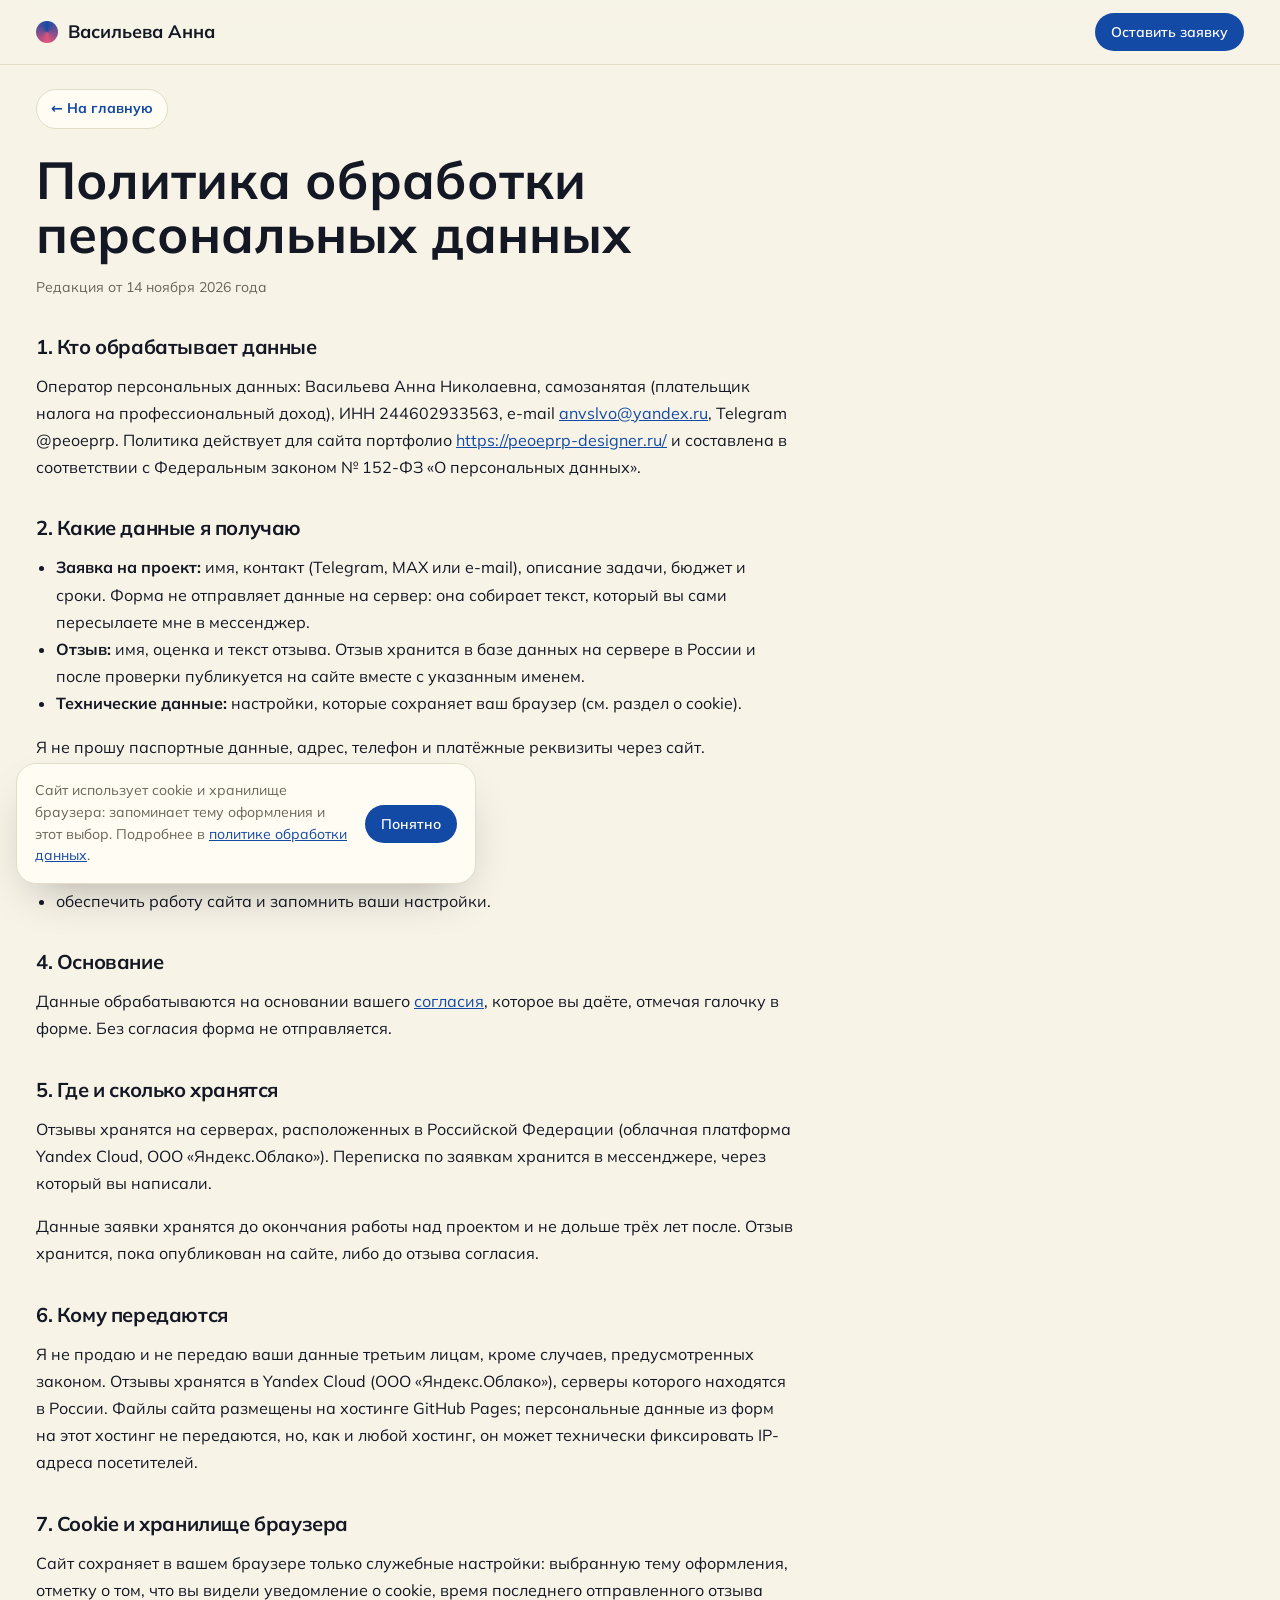
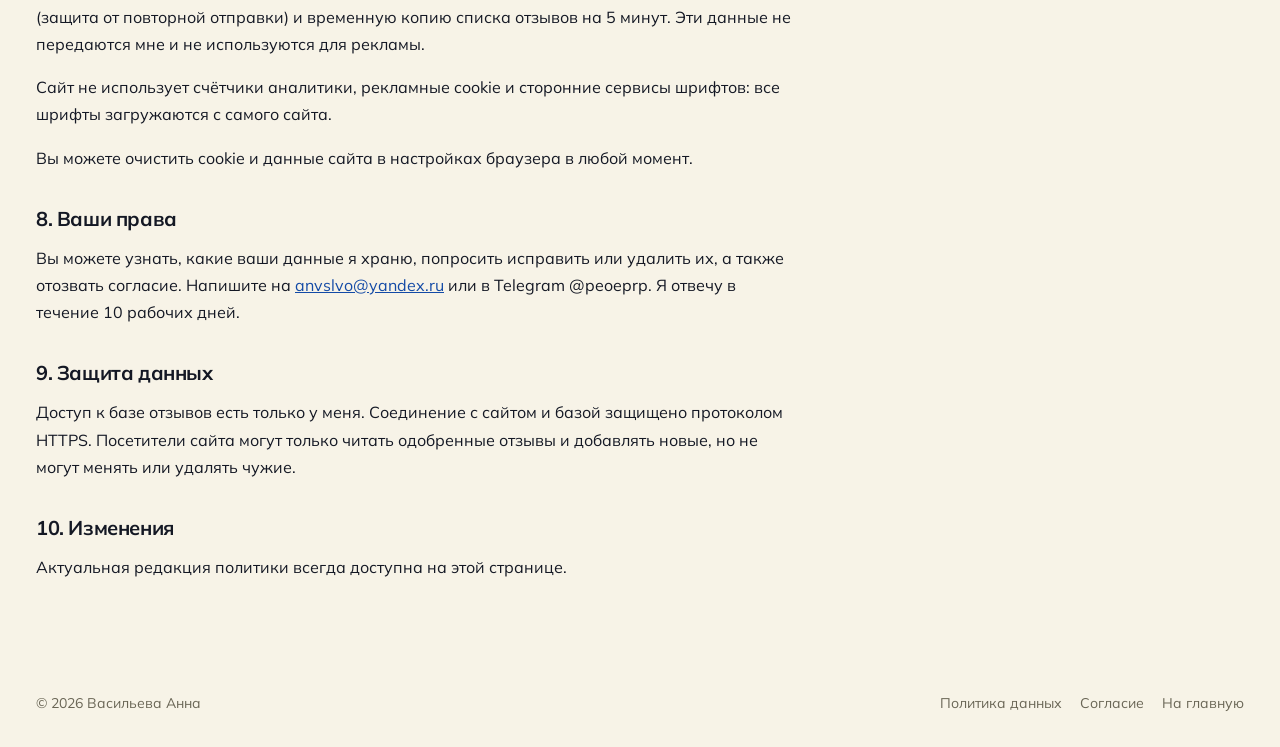
<file: privacy.html>
<!doctype html>
<html lang="ru">
<head>
  <meta charset="utf-8">
  <meta name="viewport" content="width=device-width, initial-scale=1, viewport-fit=cover">
  <title>Политика обработки персональных данных — Васильева Анна</title>
  <meta name="claude:viewport-fit-sides" content="cover">
  <meta name="robots" content="noindex">
  <link rel="icon" href="img/favicon.svg" type="image/svg+xml">
  <link rel="preload" href="fonts/mulish-cyrillic-wght-normal.woff2" as="font" type="font/woff2" crossorigin>
  <link rel="stylesheet" href="css/styles.css">
<script>try{var t=localStorage.getItem("theme");if(t)document.documentElement.dataset.theme=t}catch(e){}</script>
</head>
<body>
<div id="preloader" class="pl" aria-hidden="true">
  <div class="pl-in">
    <svg class="pl-word" viewBox="-6 14 252 80">
      <path class="pl-ink" d="M2 54C3.3 51.3 7.5 42.0 10 38C12.5 34.0 15.8 28.7 17 30C18.2 31.3 17.2 39.3 17 46C16.8 52.7 16.3 63.3 16 70C15.7 76.7 15.0 86.3 15 86C15.0 85.7 15.7 74.3 16 68C16.3 61.7 15.8 53.5 17 48C18.2 42.5 20.5 38.0 23 35C25.5 32.0 29.2 29.7 32 30C34.8 30.3 38.5 33.8 40 37C41.5 40.2 42.0 45.5 41 49C40.0 52.5 37.2 56.5 34 58C30.8 59.5 24.7 58.8 22 58C19.3 57.2 16.7 53.0 18 53C19.3 53.0 25.7 57.2 30 58C34.3 58.8 40.3 58.8 44 58C47.7 57.2 49.2 55.0 52 53C54.8 51.0 59.0 48.5 61 46C63.0 43.5 64.2 40.5 64 38C63.8 35.5 61.8 31.8 60 31C58.2 30.2 54.8 30.8 53 33C51.2 35.2 49.2 40.3 49 44C48.8 47.7 50.0 52.5 52 55C54.0 57.5 57.8 59.0 61 59C64.2 59.0 68.3 57.8 71 55C73.7 52.2 74.7 46.0 77 42C79.3 38.0 82.2 32.5 85 31C87.8 29.5 92.0 30.8 94 33C96.0 35.2 97.2 40.3 97 44C96.8 47.7 95.2 52.5 93 55C90.8 57.5 86.7 59.5 84 59C81.3 58.5 77.8 55.3 77 52C76.2 48.7 77.2 42.5 79 39C80.8 35.5 85.0 32.2 88 31C91.0 29.8 94.5 30.8 97 32C99.5 33.2 100.7 35.7 103 38C105.3 40.3 108.2 45.2 111 46C113.8 46.8 118.0 44.7 120 43C122.0 41.3 123.2 38.0 123 36C122.8 34.0 120.8 31.5 119 31C117.2 30.5 113.8 30.8 112 33C110.2 35.2 108.2 40.3 108 44C107.8 47.7 109.2 52.5 111 55C112.8 57.5 116.0 59.0 119 59C122.0 59.0 126.5 57.8 129 55C131.5 52.2 132.5 46.0 134 42C135.5 38.0 137.3 30.0 138 31C138.7 32.0 138.2 41.8 138 48C137.8 54.2 137.3 61.7 137 68C136.7 74.3 136.0 86.0 136 86C136.0 86.0 136.7 74.3 137 68C137.3 61.7 136.8 53.5 138 48C139.2 42.5 141.5 38.0 144 35C146.5 32.0 150.2 29.7 153 30C155.8 30.3 159.5 33.8 161 37C162.5 40.2 163.0 45.5 162 49C161.0 52.5 158.2 56.5 155 58C151.8 59.5 145.7 58.8 143 58C140.3 57.2 137.7 53.0 139 53C140.3 53.0 147.3 57.7 151 58C154.7 58.3 158.3 57.2 161 55C163.7 52.8 165.3 48.7 167 45C168.7 41.3 169.5 34.8 171 33C172.5 31.2 174.7 33.3 176 34C177.3 34.7 177.7 37.2 179 37C180.3 36.8 183.7 31.8 184 33C184.3 34.2 181.5 39.8 181 44C180.5 48.2 179.7 57.7 181 58C182.3 58.3 186.3 50.2 189 46C191.7 41.8 195.0 35.7 197 33C199.0 30.3 200.3 27.5 201 30C201.7 32.5 201.2 41.7 201 48C200.8 54.3 200.3 61.7 200 68C199.7 74.3 199.0 86.0 199 86C199.0 86.0 199.7 74.3 200 68C200.3 61.7 199.8 53.5 201 48C202.2 42.5 204.5 38.0 207 35C209.5 32.0 213.2 29.7 216 30C218.8 30.3 222.5 33.8 224 37C225.5 40.2 226.0 45.5 225 49C224.0 52.5 221.2 56.5 218 58C214.8 59.5 208.7 58.8 206 58C203.3 57.2 200.7 52.7 202 53C203.3 53.3 209.3 59.8 214 60C218.7 60.2 225.7 56.3 230 54C234.3 51.7 238.3 47.3 240 46"/>
      <g class="pl-pen"><g transform="rotate(-38)">
        <path d="M0 0 L-3.4 -9 L3.4 -9 Z" class="pen-nib"/>
        <rect x="-3.4" y="-40" width="6.8" height="31" rx="1.6" class="pen-body"/>
        <rect x="-3.4" y="-15" width="6.8" height="5" class="pen-band"/>
        <line x1="0" y1="-1.5" x2="0" y2="-7" class="pen-slit"/>
      </g></g>
    </svg>
    <p class="pl-slogan">дизайн, который говорит за вас</p>
  </div>
</div>
<noscript><style>.pl{display:none!important}</style></noscript>

<header>
  <div class="wrap nav">
    <a href="index.html" class="logo"><i></i>Васильева Анна</a>
    <div class="nav-r"><a href="index.html#brief" class="btn sm">Оставить заявку</a></div>
  </div>
</header>
<main class="doc"><div class="wrap"><div class="doc-in">
<nav class="crumbs"><a href="index.html">← На главную</a></nav>
<h1>Политика обработки персональных данных</h1>
<p class="upd">Редакция от 14 ноября 2026 года</p>

<h2>1. Кто обрабатывает данные</h2>
<p>Оператор персональных данных: Васильева Анна Николаевна, самозанятая (плательщик налога на профессиональный доход), ИНН 244602933563, e-mail <a href="mailto:anvslvo@yandex.ru">anvslvo@yandex.ru</a>, Telegram @peoeprp. Политика действует для сайта портфолио <a href="https://peoeprp-designer.ru/">https://peoeprp-designer.ru/</a> и составлена в соответствии с Федеральным законом № 152-ФЗ «О персональных данных».</p>

<h2>2. Какие данные я получаю</h2>
<ul>
<li><b>Заявка на проект:</b> имя, контакт (Telegram, MAX или e-mail), описание задачи, бюджет и сроки. Форма не отправляет данные на сервер: она собирает текст, который вы сами пересылаете мне в мессенджер.</li>
<li><b>Отзыв:</b> имя, оценка и текст отзыва. Отзыв хранится в базе данных на сервере в России и после проверки публикуется на сайте вместе с указанным именем.</li>
<li><b>Технические данные:</b> настройки, которые сохраняет ваш браузер (см. раздел о cookie).</li>
</ul>
<p>Я не прошу паспортные данные, адрес, телефон и платёжные реквизиты через сайт.</p>

<h2>3. Зачем</h2>
<ul>
<li>ответить на заявку, обсудить и выполнить проект;</li>
<li>опубликовать отзыв на сайте;</li>
<li>обеспечить работу сайта и запомнить ваши настройки.</li>
</ul>

<h2>4. Основание</h2>
<p>Данные обрабатываются на основании вашего <a href="consent.html">согласия</a>, которое вы даёте, отмечая галочку в форме. Без согласия форма не отправляется.</p>

<h2>5. Где и сколько хранятся</h2>
<p>Отзывы хранятся на серверах, расположенных в Российской Федерации (облачная платформа Yandex Cloud, ООО «Яндекс.Облако»). Переписка по заявкам хранится в мессенджере, через который вы написали.</p>
<p>Данные заявки хранятся до окончания работы над проектом и не дольше трёх лет после. Отзыв хранится, пока опубликован на сайте, либо до отзыва согласия.</p>

<h2>6. Кому передаются</h2>
<p>Я не продаю и не передаю ваши данные третьим лицам, кроме случаев, предусмотренных законом. Отзывы хранятся в Yandex Cloud (ООО «Яндекс.Облако»), серверы которого находятся в России. Файлы сайта размещены на хостинге GitHub Pages; персональные данные из форм на этот хостинг не передаются, но, как и любой хостинг, он может технически фиксировать IP-адреса посетителей.</p>

<h2 id="cookie">7. Cookie и хранилище браузера</h2>
<p>Сайт сохраняет в вашем браузере только служебные настройки: выбранную тему оформления, отметку о том, что вы видели уведомление о cookie, время последнего отправленного отзыва (защита от повторной отправки) и временную копию списка отзывов на 5 минут. Эти данные не передаются мне и не используются для рекламы.</p>
<p>Сайт не использует счётчики аналитики, рекламные cookie и сторонние сервисы шрифтов: все шрифты загружаются с самого сайта.</p>
<p>Вы можете очистить cookie и данные сайта в настройках браузера в любой момент.</p>

<h2>8. Ваши права</h2>
<p>Вы можете узнать, какие ваши данные я храню, попросить исправить или удалить их, а также отозвать согласие. Напишите на <a href="mailto:anvslvo@yandex.ru">anvslvo@yandex.ru</a> или в Telegram @peoeprp. Я отвечу в течение 10 рабочих дней.</p>

<h2>9. Защита данных</h2>
<p>Доступ к базе отзывов есть только у меня. Соединение с сайтом и базой защищено протоколом HTTPS. Посетители сайта могут только читать одобренные отзывы и добавлять новые, но не могут менять или удалять чужие.</p>

<h2>10. Изменения</h2>
<p>Актуальная редакция политики всегда доступна на этой странице.</p>
</div></div></main>
<footer><div class="wrap"><span>© 2026 Васильева Анна</span><span class="f-links"><a href="privacy.html">Политика данных</a><a href="consent.html">Согласие</a><a href="index.html">На главную</a></span></div></footer>
<script src="js/common.js" defer></script>
</body>
</html>
</file>
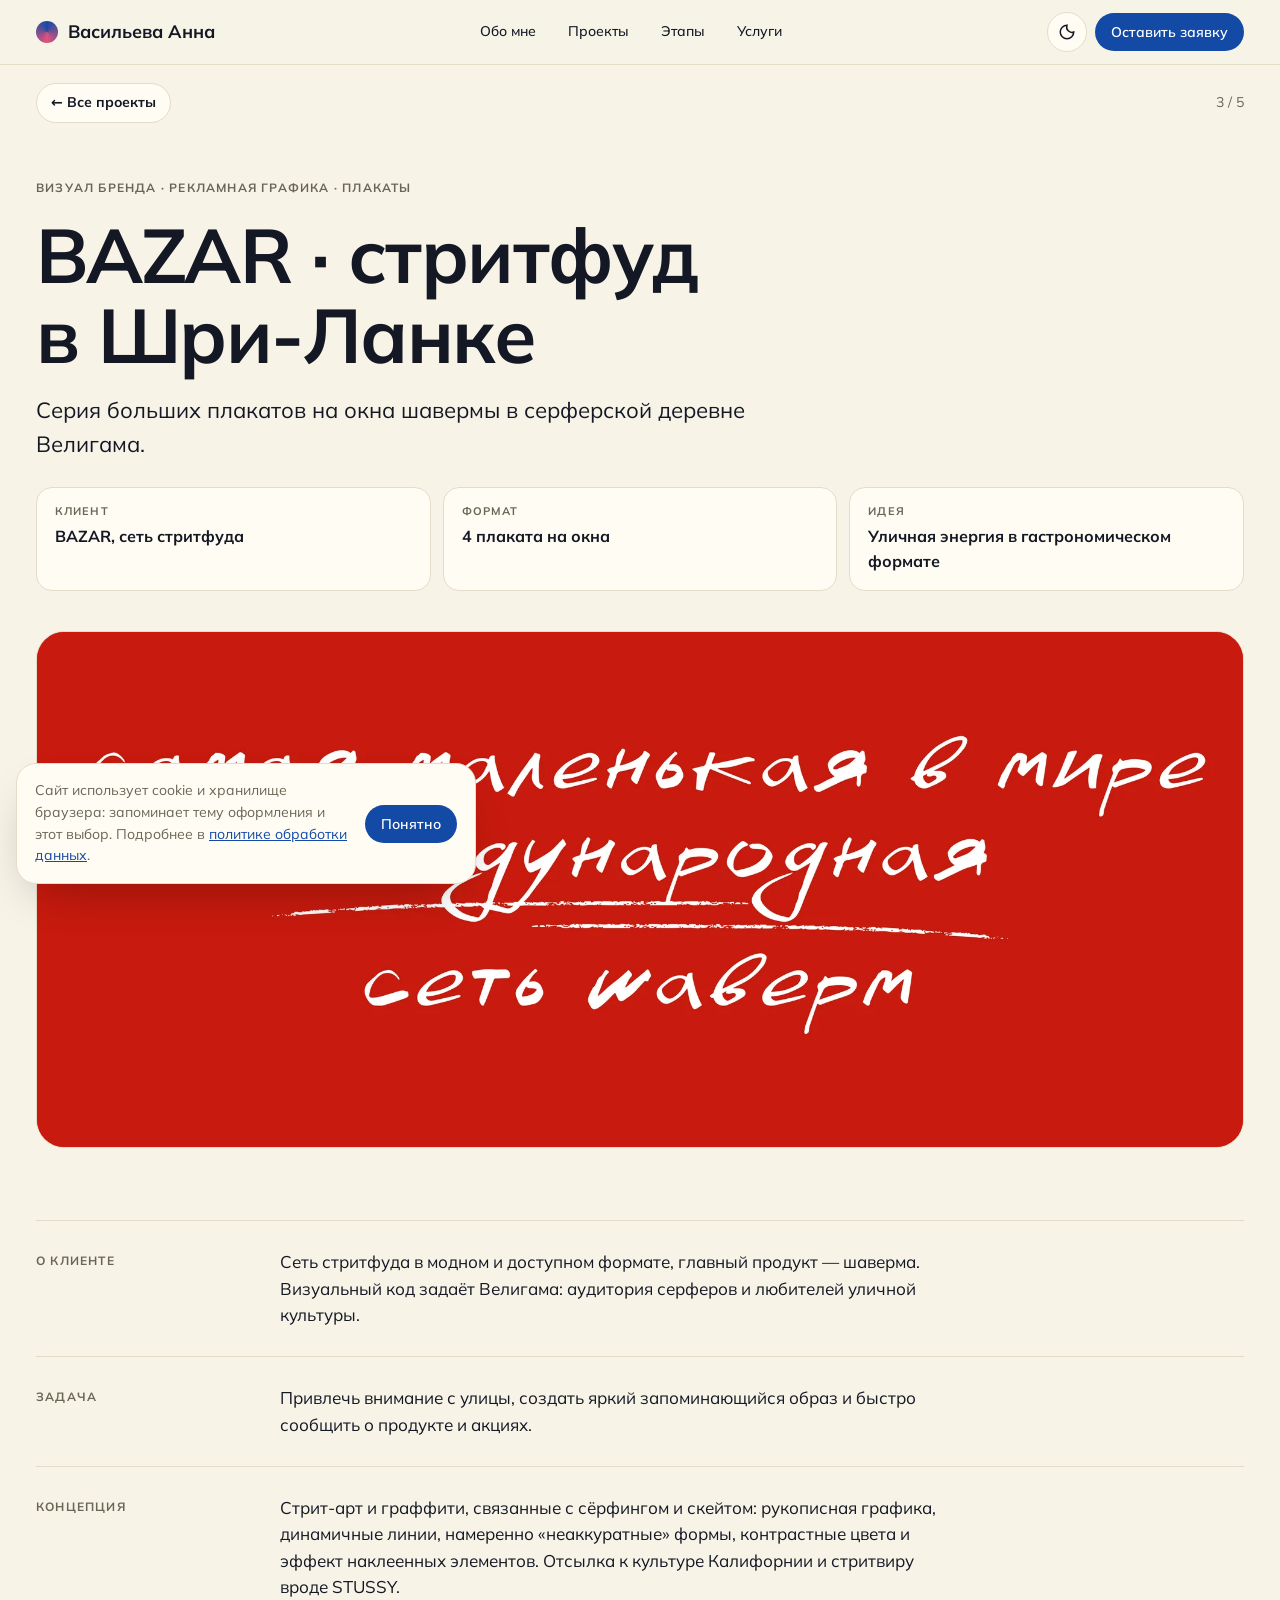
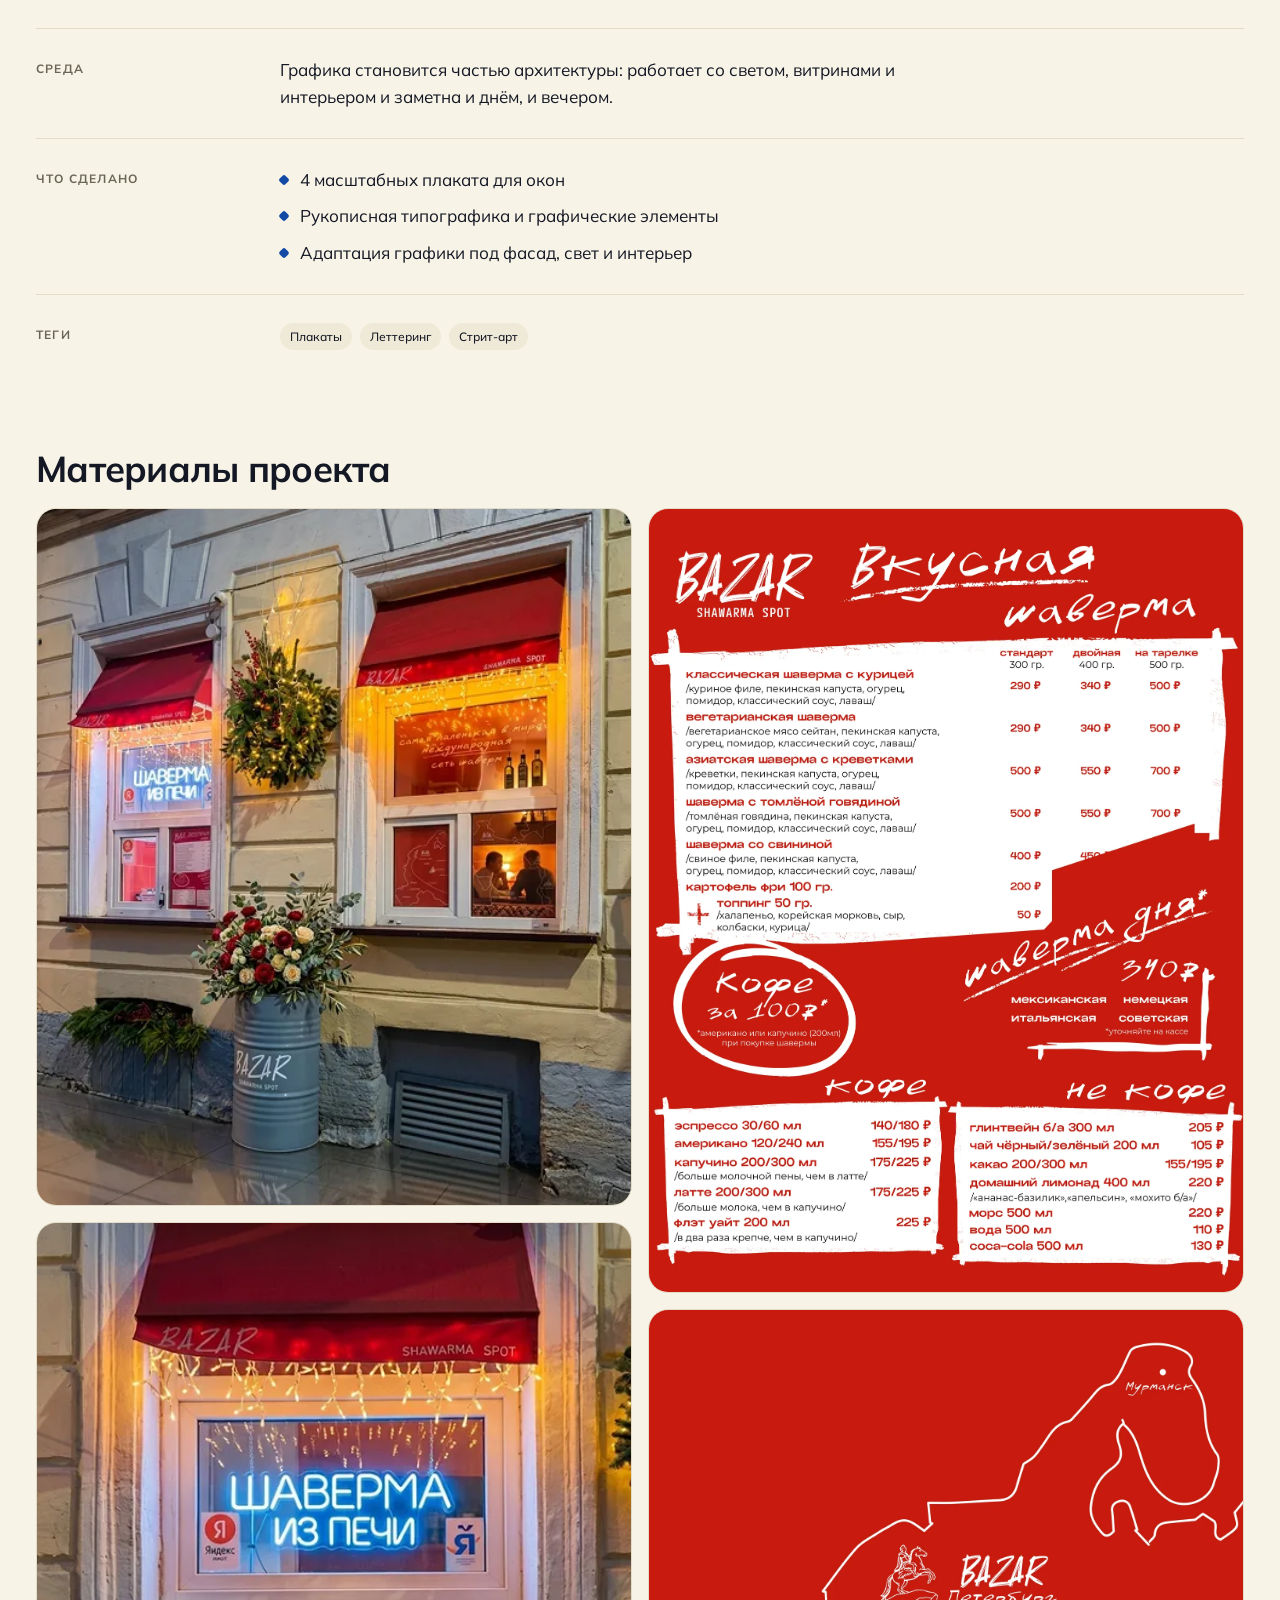
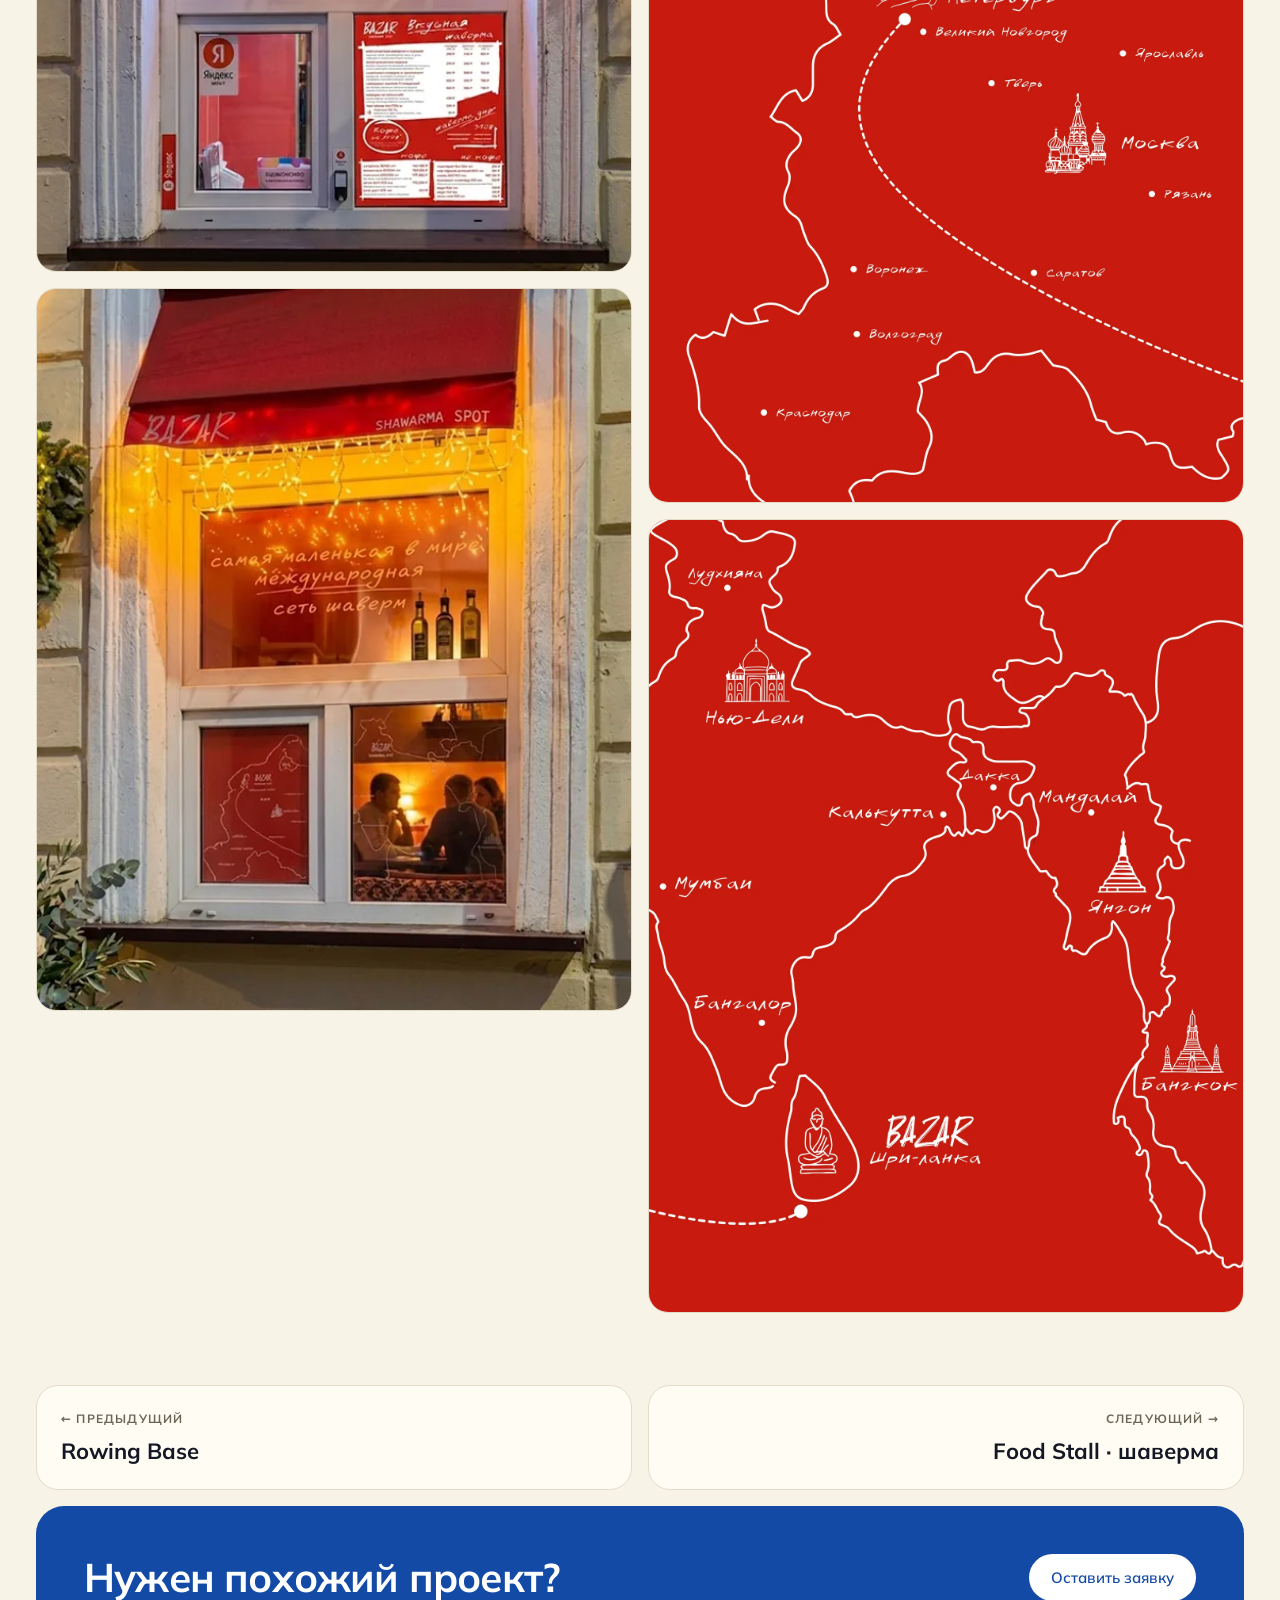
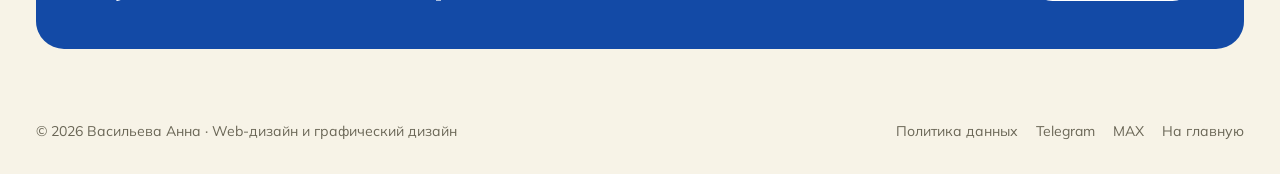
<file: projects/bazar.html>
<!doctype html>
<html lang="ru">
<head>
  <meta charset="utf-8">
  <meta name="viewport" content="width=device-width, initial-scale=1, viewport-fit=cover">
  <title>BAZAR · стритфуд в Шри-Ланке — Васильева Анна</title>
  <meta name="claude:viewport-fit-sides" content="cover">
  <meta name="description" content="Серия больших плакатов на окна шавермы в серферской деревне Велигама. Серия из 4 витринных плакатов в стилистике стрит-арта.">
  <meta property="og:title" content="BAZAR · стритфуд в Шри-Ланке — Васильева Анна">
  <meta property="og:description" content="Серия больших плакатов на окна шавермы в серферской деревне Велигама. Серия из 4 витринных плакатов в стилистике стрит-арта.">
  <meta property="og:type" content="article">
  <meta property="og:url" content="https://peoeprp-designer.ru/projects/bazar.html">
  <meta property="og:image" content="https://peoeprp-designer.ru/img/og-cover.jpg">
  <link rel="canonical" href="https://peoeprp-designer.ru/projects/bazar.html">
  <link rel="icon" href="../img/favicon.svg" type="image/svg+xml">
  <link rel="preload" href="../fonts/mulish-cyrillic-wght-normal.woff2" as="font" type="font/woff2" crossorigin>
  <link rel="stylesheet" href="../css/styles.css">
<script>try{var t=localStorage.getItem("theme");if(t)document.documentElement.dataset.theme=t}catch(e){}</script>
</head>
<body data-project="bazar" data-root="../">
<div id="preloader" class="pl" aria-hidden="true">
  <div class="pl-in">
    <svg class="pl-word" viewBox="-6 14 252 80">
      <path class="pl-ink" d="M2 54C3.3 51.3 7.5 42.0 10 38C12.5 34.0 15.8 28.7 17 30C18.2 31.3 17.2 39.3 17 46C16.8 52.7 16.3 63.3 16 70C15.7 76.7 15.0 86.3 15 86C15.0 85.7 15.7 74.3 16 68C16.3 61.7 15.8 53.5 17 48C18.2 42.5 20.5 38.0 23 35C25.5 32.0 29.2 29.7 32 30C34.8 30.3 38.5 33.8 40 37C41.5 40.2 42.0 45.5 41 49C40.0 52.5 37.2 56.5 34 58C30.8 59.5 24.7 58.8 22 58C19.3 57.2 16.7 53.0 18 53C19.3 53.0 25.7 57.2 30 58C34.3 58.8 40.3 58.8 44 58C47.7 57.2 49.2 55.0 52 53C54.8 51.0 59.0 48.5 61 46C63.0 43.5 64.2 40.5 64 38C63.8 35.5 61.8 31.8 60 31C58.2 30.2 54.8 30.8 53 33C51.2 35.2 49.2 40.3 49 44C48.8 47.7 50.0 52.5 52 55C54.0 57.5 57.8 59.0 61 59C64.2 59.0 68.3 57.8 71 55C73.7 52.2 74.7 46.0 77 42C79.3 38.0 82.2 32.5 85 31C87.8 29.5 92.0 30.8 94 33C96.0 35.2 97.2 40.3 97 44C96.8 47.7 95.2 52.5 93 55C90.8 57.5 86.7 59.5 84 59C81.3 58.5 77.8 55.3 77 52C76.2 48.7 77.2 42.5 79 39C80.8 35.5 85.0 32.2 88 31C91.0 29.8 94.5 30.8 97 32C99.5 33.2 100.7 35.7 103 38C105.3 40.3 108.2 45.2 111 46C113.8 46.8 118.0 44.7 120 43C122.0 41.3 123.2 38.0 123 36C122.8 34.0 120.8 31.5 119 31C117.2 30.5 113.8 30.8 112 33C110.2 35.2 108.2 40.3 108 44C107.8 47.7 109.2 52.5 111 55C112.8 57.5 116.0 59.0 119 59C122.0 59.0 126.5 57.8 129 55C131.5 52.2 132.5 46.0 134 42C135.5 38.0 137.3 30.0 138 31C138.7 32.0 138.2 41.8 138 48C137.8 54.2 137.3 61.7 137 68C136.7 74.3 136.0 86.0 136 86C136.0 86.0 136.7 74.3 137 68C137.3 61.7 136.8 53.5 138 48C139.2 42.5 141.5 38.0 144 35C146.5 32.0 150.2 29.7 153 30C155.8 30.3 159.5 33.8 161 37C162.5 40.2 163.0 45.5 162 49C161.0 52.5 158.2 56.5 155 58C151.8 59.5 145.7 58.8 143 58C140.3 57.2 137.7 53.0 139 53C140.3 53.0 147.3 57.7 151 58C154.7 58.3 158.3 57.2 161 55C163.7 52.8 165.3 48.7 167 45C168.7 41.3 169.5 34.8 171 33C172.5 31.2 174.7 33.3 176 34C177.3 34.7 177.7 37.2 179 37C180.3 36.8 183.7 31.8 184 33C184.3 34.2 181.5 39.8 181 44C180.5 48.2 179.7 57.7 181 58C182.3 58.3 186.3 50.2 189 46C191.7 41.8 195.0 35.7 197 33C199.0 30.3 200.3 27.5 201 30C201.7 32.5 201.2 41.7 201 48C200.8 54.3 200.3 61.7 200 68C199.7 74.3 199.0 86.0 199 86C199.0 86.0 199.7 74.3 200 68C200.3 61.7 199.8 53.5 201 48C202.2 42.5 204.5 38.0 207 35C209.5 32.0 213.2 29.7 216 30C218.8 30.3 222.5 33.8 224 37C225.5 40.2 226.0 45.5 225 49C224.0 52.5 221.2 56.5 218 58C214.8 59.5 208.7 58.8 206 58C203.3 57.2 200.7 52.7 202 53C203.3 53.3 209.3 59.8 214 60C218.7 60.2 225.7 56.3 230 54C234.3 51.7 238.3 47.3 240 46"/>
      <g class="pl-pen"><g transform="rotate(-38)">
        <path d="M0 0 L-3.4 -9 L3.4 -9 Z" class="pen-nib"/>
        <rect x="-3.4" y="-40" width="6.8" height="31" rx="1.6" class="pen-body"/>
        <rect x="-3.4" y="-15" width="6.8" height="5" class="pen-band"/>
        <line x1="0" y1="-1.5" x2="0" y2="-7" class="pen-slit"/>
      </g></g>
    </svg>
    <p class="pl-slogan">дизайн, который говорит за вас</p>
  </div>
</div>
<noscript><style>.pl{display:none!important}</style></noscript>
<div class="cursor" id="cursor" aria-hidden="true"></div>
<header>
  <div class="wrap nav">
    <a href="../index.html" class="logo"><i></i>Васильева Анна</a>
    <ul>
      <li><a href="../index.html#about">Обо мне</a></li>
      <li><a href="../index.html#projects">Проекты</a></li>
      <li><a href="../index.html#process">Этапы</a></li>
      <li><a href="../index.html#services">Услуги</a></li>
    </ul>
    <div class="nav-r">
      <button class="icon-btn" id="themeBtn" aria-label="Сменить тему">
        <svg width="18" height="18" viewBox="0 0 24 24" fill="none" stroke="currentColor" stroke-width="2"><path d="M12 3a9 9 0 1 0 9 9 7 7 0 0 1-9-9z"/></svg>
      </button>
      <a href="../index.html#brief" class="btn sm">Оставить заявку</a>
    </div>
  </div>
</header>
<main id="pp" class="pp">
<div class="wrap">
  <nav class="crumbs"><a href="../index.html#projects">← Все проекты</a><span>3 / 5</span></nav>
  <div class="pp-head">
    <span class="mono">Визуал бренда · Рекламная графика · плакаты</span>
    <h1>BAZAR · стритфуд в Шри-Ланке</h1>
    <p class="pp-lead">Серия больших плакатов на окна шавермы в серферской деревне Велигама.</p>
    <dl class="facts"><div><dt>Клиент</dt><dd>BAZAR, сеть стритфуда</dd></div><div><dt>Формат</dt><dd>4 плаката на окна</dd></div><div><dt>Идея</dt><dd>Уличная энергия в гастрономическом формате</dd></div></dl>
  </div>
</div>
<div class="wrap"><div class="pp-cover" id="ppCover"><div class="cv cv-bazar"><div class="c"></div><div class="t">BAZAR</div></div></div></div>
<div class="wrap pp-body"><section class="pp-sec"><h2 class="mono">О клиенте</h2><div class="pp-txt">
  <p>Сеть стритфуда в модном и доступном формате, главный продукт — шаверма. Визуальный код задаёт Велигама: аудитория серферов и любителей уличной культуры.</p>
  </div></section><section class="pp-sec"><h2 class="mono">Задача</h2><div class="pp-txt">
  <p>Привлечь внимание с улицы, создать яркий запоминающийся образ и быстро сообщить о продукте и акциях.</p>
  </div></section><section class="pp-sec"><h2 class="mono">Концепция</h2><div class="pp-txt">
  <p>Стрит-арт и граффити, связанные с сёрфингом и скейтом: рукописная графика, динамичные линии, намеренно «неаккуратные» формы, контрастные цвета и эффект наклеенных элементов. Отсылка к культуре Калифорнии и стритвиру вроде STUSSY.</p>
  </div></section><section class="pp-sec"><h2 class="mono">Среда</h2><div class="pp-txt">
  <p>Графика становится частью архитектуры: работает со светом, витринами и интерьером и заметна и днём, и вечером.</p>
  </div></section><section class="pp-sec"><h2 class="mono">Что сделано</h2><div class="pp-txt">
  
  <ul><li>4 масштабных плаката для окон</li><li>Рукописная типографика и графические элементы</li><li>Адаптация графики под фасад, свет и интерьер</li></ul></div></section>
  <section class="pp-sec"><h2 class="mono">Теги</h2><div class="tags"><span>Плакаты</span><span>Леттеринг</span><span>Стрит-арт</span></div></section>
</div>
<div class="wrap" id="galWrap" hidden=""><h2 class="pp-gtitle">Материалы проекта</h2><div class="shots" id="shots"></div></div>
<div class="wrap">
  <div class="pp-nav">
    <a class="pp-next" href="rowing.html"><span class="mono">← Предыдущий</span><b>Rowing Base</b></a>
    <a class="pp-next r" href="foodstall.html"><span class="mono">Следующий →</span><b>Food Stall · шаверма</b></a>
  </div>
  <div class="pp-cta"><h2>Нужен похожий проект?</h2><a class="btn" href="../index.html#brief">Оставить заявку</a></div>
</div></main>
<footer><div class="wrap"><span>© 2026 Васильева Анна · Web-дизайн и графический дизайн</span><span class="f-links"><a href="../privacy.html">Политика данных</a><a href="https://t.me/peoeprp" target="_blank" rel="noopener">Telegram</a><a href="https://max.ru/u/f9LHodD0cOK9vm0CRAUXUcQ7ODRmkYsMzyy_TiV0z68gTOM1ugSY7S1gc2U" target="_blank" rel="noopener">MAX</a><a href="../index.html">На главную</a></span></div></footer>
<div class="modal" id="modal" hidden role="dialog" aria-modal="true"><div class="modal-box" id="modalBox"></div></div>
<script src="../js/data.js" defer></script>
<script src="../js/project.js" defer></script>
<script src="../js/common.js" defer></script>
</body>
</html>
</file>
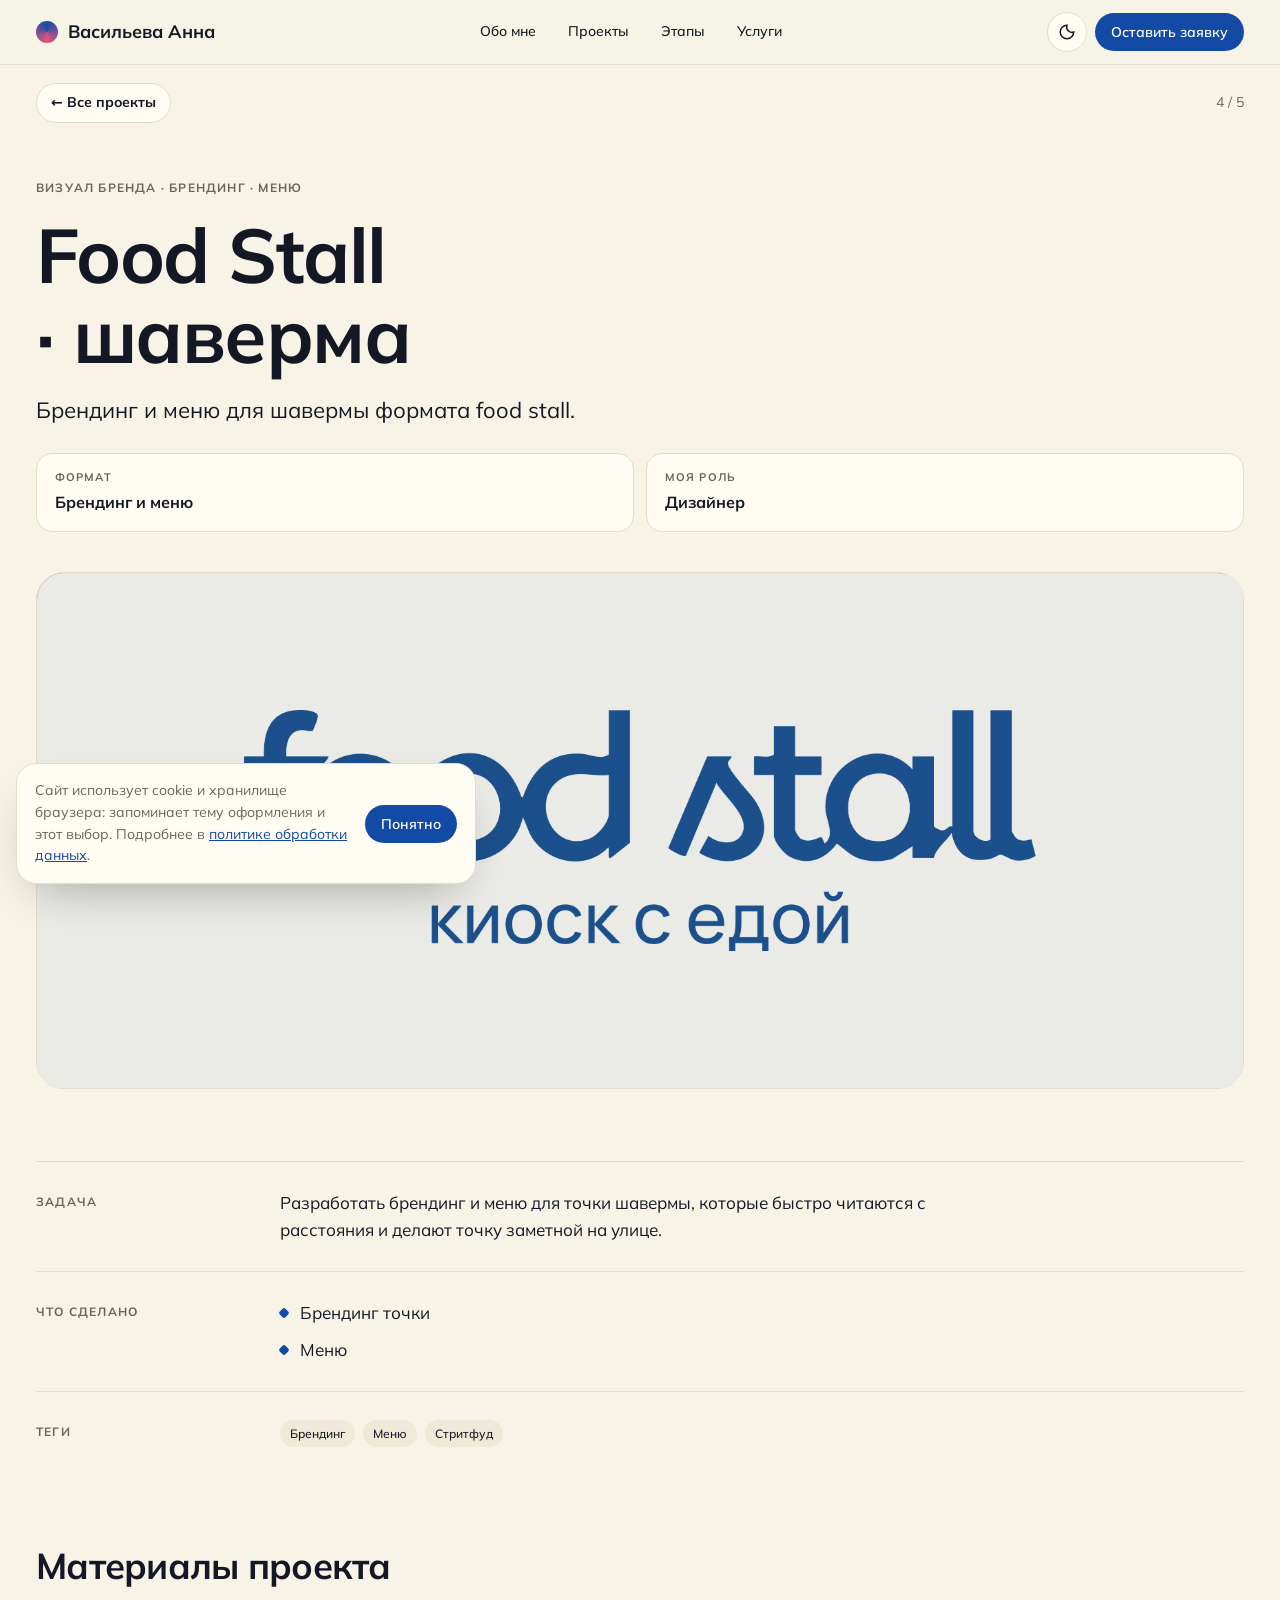
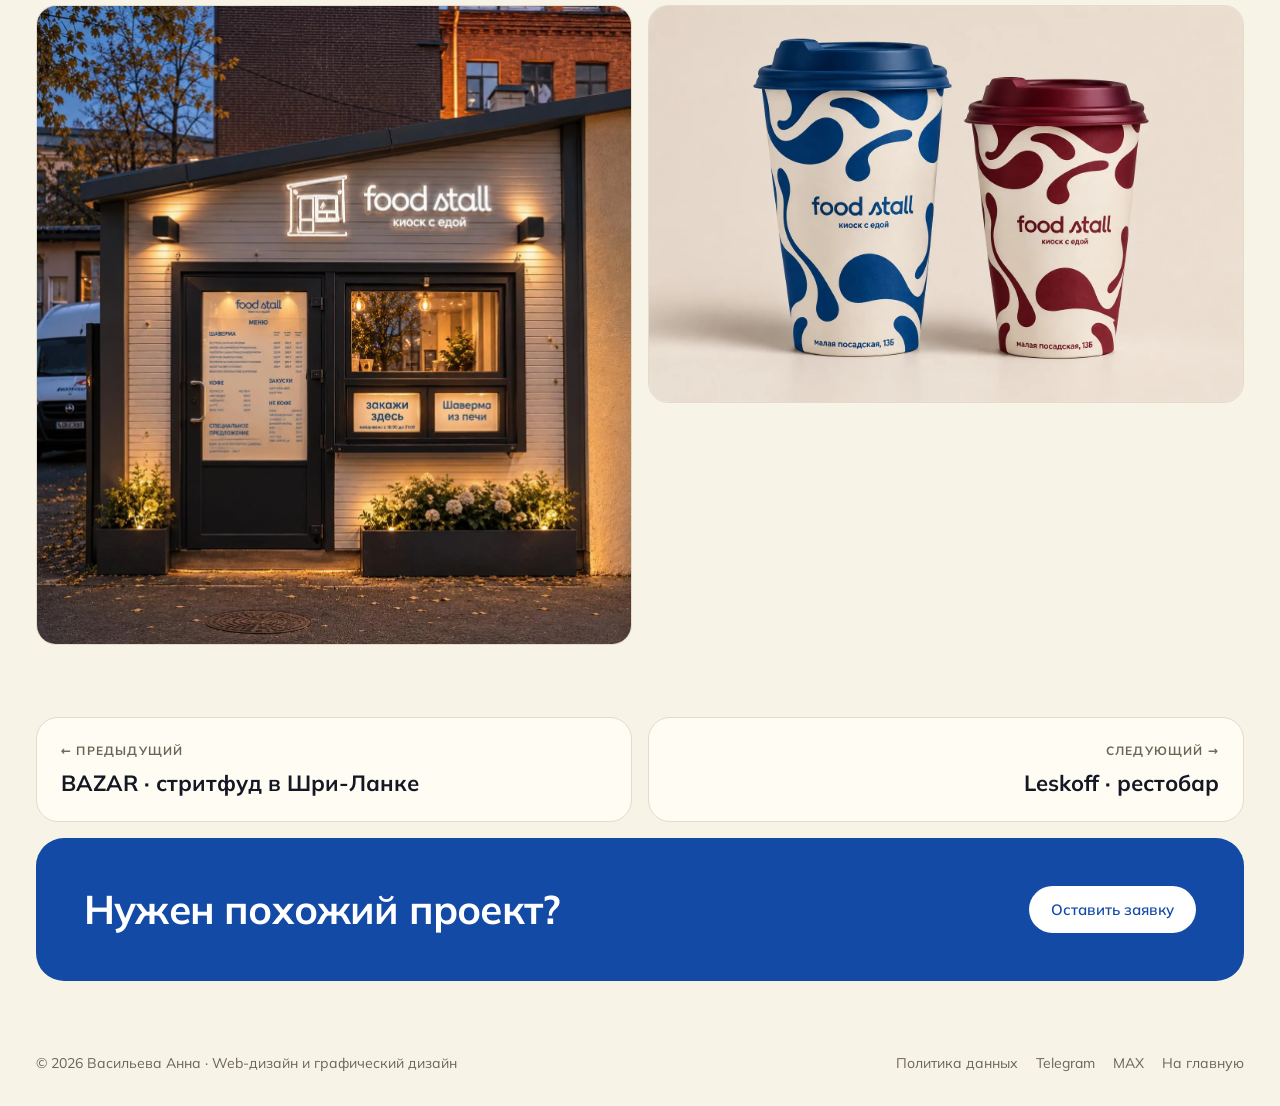
<file: projects/foodstall.html>
<!doctype html>
<html lang="ru">
<head>
  <meta charset="utf-8">
  <meta name="viewport" content="width=device-width, initial-scale=1, viewport-fit=cover">
  <title>Food Stall · шаверма — Васильева Анна</title>
  <meta name="claude:viewport-fit-sides" content="cover">
  <meta name="description" content="Брендинг и меню для шавермы формата food stall. Брендинг и меню для точки шавермы.">
  <meta property="og:title" content="Food Stall · шаверма — Васильева Анна">
  <meta property="og:description" content="Брендинг и меню для шавермы формата food stall. Брендинг и меню для точки шавермы.">
  <meta property="og:type" content="article">
  <meta property="og:url" content="https://peoeprp-designer.ru/projects/foodstall.html">
  <meta property="og:image" content="https://peoeprp-designer.ru/img/og-cover.jpg">
  <link rel="canonical" href="https://peoeprp-designer.ru/projects/foodstall.html">
  <link rel="icon" href="../img/favicon.svg" type="image/svg+xml">
  <link rel="preload" href="../fonts/mulish-cyrillic-wght-normal.woff2" as="font" type="font/woff2" crossorigin>
  <link rel="stylesheet" href="../css/styles.css">
<script>try{var t=localStorage.getItem("theme");if(t)document.documentElement.dataset.theme=t}catch(e){}</script>
</head>
<body data-project="foodstall" data-root="../">
<div id="preloader" class="pl" aria-hidden="true">
  <div class="pl-in">
    <svg class="pl-word" viewBox="-6 14 252 80">
      <path class="pl-ink" d="M2 54C3.3 51.3 7.5 42.0 10 38C12.5 34.0 15.8 28.7 17 30C18.2 31.3 17.2 39.3 17 46C16.8 52.7 16.3 63.3 16 70C15.7 76.7 15.0 86.3 15 86C15.0 85.7 15.7 74.3 16 68C16.3 61.7 15.8 53.5 17 48C18.2 42.5 20.5 38.0 23 35C25.5 32.0 29.2 29.7 32 30C34.8 30.3 38.5 33.8 40 37C41.5 40.2 42.0 45.5 41 49C40.0 52.5 37.2 56.5 34 58C30.8 59.5 24.7 58.8 22 58C19.3 57.2 16.7 53.0 18 53C19.3 53.0 25.7 57.2 30 58C34.3 58.8 40.3 58.8 44 58C47.7 57.2 49.2 55.0 52 53C54.8 51.0 59.0 48.5 61 46C63.0 43.5 64.2 40.5 64 38C63.8 35.5 61.8 31.8 60 31C58.2 30.2 54.8 30.8 53 33C51.2 35.2 49.2 40.3 49 44C48.8 47.7 50.0 52.5 52 55C54.0 57.5 57.8 59.0 61 59C64.2 59.0 68.3 57.8 71 55C73.7 52.2 74.7 46.0 77 42C79.3 38.0 82.2 32.5 85 31C87.8 29.5 92.0 30.8 94 33C96.0 35.2 97.2 40.3 97 44C96.8 47.7 95.2 52.5 93 55C90.8 57.5 86.7 59.5 84 59C81.3 58.5 77.8 55.3 77 52C76.2 48.7 77.2 42.5 79 39C80.8 35.5 85.0 32.2 88 31C91.0 29.8 94.5 30.8 97 32C99.5 33.2 100.7 35.7 103 38C105.3 40.3 108.2 45.2 111 46C113.8 46.8 118.0 44.7 120 43C122.0 41.3 123.2 38.0 123 36C122.8 34.0 120.8 31.5 119 31C117.2 30.5 113.8 30.8 112 33C110.2 35.2 108.2 40.3 108 44C107.8 47.7 109.2 52.5 111 55C112.8 57.5 116.0 59.0 119 59C122.0 59.0 126.5 57.8 129 55C131.5 52.2 132.5 46.0 134 42C135.5 38.0 137.3 30.0 138 31C138.7 32.0 138.2 41.8 138 48C137.8 54.2 137.3 61.7 137 68C136.7 74.3 136.0 86.0 136 86C136.0 86.0 136.7 74.3 137 68C137.3 61.7 136.8 53.5 138 48C139.2 42.5 141.5 38.0 144 35C146.5 32.0 150.2 29.7 153 30C155.8 30.3 159.5 33.8 161 37C162.5 40.2 163.0 45.5 162 49C161.0 52.5 158.2 56.5 155 58C151.8 59.5 145.7 58.8 143 58C140.3 57.2 137.7 53.0 139 53C140.3 53.0 147.3 57.7 151 58C154.7 58.3 158.3 57.2 161 55C163.7 52.8 165.3 48.7 167 45C168.7 41.3 169.5 34.8 171 33C172.5 31.2 174.7 33.3 176 34C177.3 34.7 177.7 37.2 179 37C180.3 36.8 183.7 31.8 184 33C184.3 34.2 181.5 39.8 181 44C180.5 48.2 179.7 57.7 181 58C182.3 58.3 186.3 50.2 189 46C191.7 41.8 195.0 35.7 197 33C199.0 30.3 200.3 27.5 201 30C201.7 32.5 201.2 41.7 201 48C200.8 54.3 200.3 61.7 200 68C199.7 74.3 199.0 86.0 199 86C199.0 86.0 199.7 74.3 200 68C200.3 61.7 199.8 53.5 201 48C202.2 42.5 204.5 38.0 207 35C209.5 32.0 213.2 29.7 216 30C218.8 30.3 222.5 33.8 224 37C225.5 40.2 226.0 45.5 225 49C224.0 52.5 221.2 56.5 218 58C214.8 59.5 208.7 58.8 206 58C203.3 57.2 200.7 52.7 202 53C203.3 53.3 209.3 59.8 214 60C218.7 60.2 225.7 56.3 230 54C234.3 51.7 238.3 47.3 240 46"/>
      <g class="pl-pen"><g transform="rotate(-38)">
        <path d="M0 0 L-3.4 -9 L3.4 -9 Z" class="pen-nib"/>
        <rect x="-3.4" y="-40" width="6.8" height="31" rx="1.6" class="pen-body"/>
        <rect x="-3.4" y="-15" width="6.8" height="5" class="pen-band"/>
        <line x1="0" y1="-1.5" x2="0" y2="-7" class="pen-slit"/>
      </g></g>
    </svg>
    <p class="pl-slogan">дизайн, который говорит за вас</p>
  </div>
</div>
<noscript><style>.pl{display:none!important}</style></noscript>
<div class="cursor" id="cursor" aria-hidden="true"></div>
<header>
  <div class="wrap nav">
    <a href="../index.html" class="logo"><i></i>Васильева Анна</a>
    <ul>
      <li><a href="../index.html#about">Обо мне</a></li>
      <li><a href="../index.html#projects">Проекты</a></li>
      <li><a href="../index.html#process">Этапы</a></li>
      <li><a href="../index.html#services">Услуги</a></li>
    </ul>
    <div class="nav-r">
      <button class="icon-btn" id="themeBtn" aria-label="Сменить тему">
        <svg width="18" height="18" viewBox="0 0 24 24" fill="none" stroke="currentColor" stroke-width="2"><path d="M12 3a9 9 0 1 0 9 9 7 7 0 0 1-9-9z"/></svg>
      </button>
      <a href="../index.html#brief" class="btn sm">Оставить заявку</a>
    </div>
  </div>
</header>
<main id="pp" class="pp">
<div class="wrap">
  <nav class="crumbs"><a href="../index.html#projects">← Все проекты</a><span>4 / 5</span></nav>
  <div class="pp-head">
    <span class="mono">Визуал бренда · Брендинг · меню</span>
    <h1>Food Stall · шаверма</h1>
    <p class="pp-lead">Брендинг и меню для шавермы формата food stall.</p>
    <dl class="facts"><div><dt>Формат</dt><dd>Брендинг и меню</dd></div><div><dt>Моя роль</dt><dd>Дизайнер</dd></div></dl>
  </div>
</div>
<div class="wrap"><div class="pp-cover" id="ppCover"><div class="cv cv-stall"><div class="awn"></div><div class="t">FOOD<br>STALL</div><div class="tag">шаверма · меню</div></div></div></div>
<div class="wrap pp-body"><section class="pp-sec"><h2 class="mono">Задача</h2><div class="pp-txt">
  <p>Разработать брендинг и меню для точки шавермы, которые быстро читаются с расстояния и делают точку заметной на улице.</p>
  </div></section><section class="pp-sec"><h2 class="mono">Что сделано</h2><div class="pp-txt">
  
  <ul><li>Брендинг точки</li><li>Меню</li></ul></div></section>
  <section class="pp-sec"><h2 class="mono">Теги</h2><div class="tags"><span>Брендинг</span><span>Меню</span><span>Стритфуд</span></div></section>
</div>
<div class="wrap" id="galWrap" hidden=""><h2 class="pp-gtitle">Материалы проекта</h2><div class="shots" id="shots"></div></div>
<div class="wrap">
  <div class="pp-nav">
    <a class="pp-next" href="bazar.html"><span class="mono">← Предыдущий</span><b>BAZAR · стритфуд в Шри-Ланке</b></a>
    <a class="pp-next r" href="restobar.html"><span class="mono">Следующий →</span><b>Leskoff · рестобар</b></a>
  </div>
  <div class="pp-cta"><h2>Нужен похожий проект?</h2><a class="btn" href="../index.html#brief">Оставить заявку</a></div>
</div></main>
<footer><div class="wrap"><span>© 2026 Васильева Анна · Web-дизайн и графический дизайн</span><span class="f-links"><a href="../privacy.html">Политика данных</a><a href="https://t.me/peoeprp" target="_blank" rel="noopener">Telegram</a><a href="https://max.ru/u/f9LHodD0cOK9vm0CRAUXUcQ7ODRmkYsMzyy_TiV0z68gTOM1ugSY7S1gc2U" target="_blank" rel="noopener">MAX</a><a href="../index.html">На главную</a></span></div></footer>
<div class="modal" id="modal" hidden role="dialog" aria-modal="true"><div class="modal-box" id="modalBox"></div></div>
<script src="../js/data.js" defer></script>
<script src="../js/project.js" defer></script>
<script src="../js/common.js" defer></script>
</body>
</html>
</file>
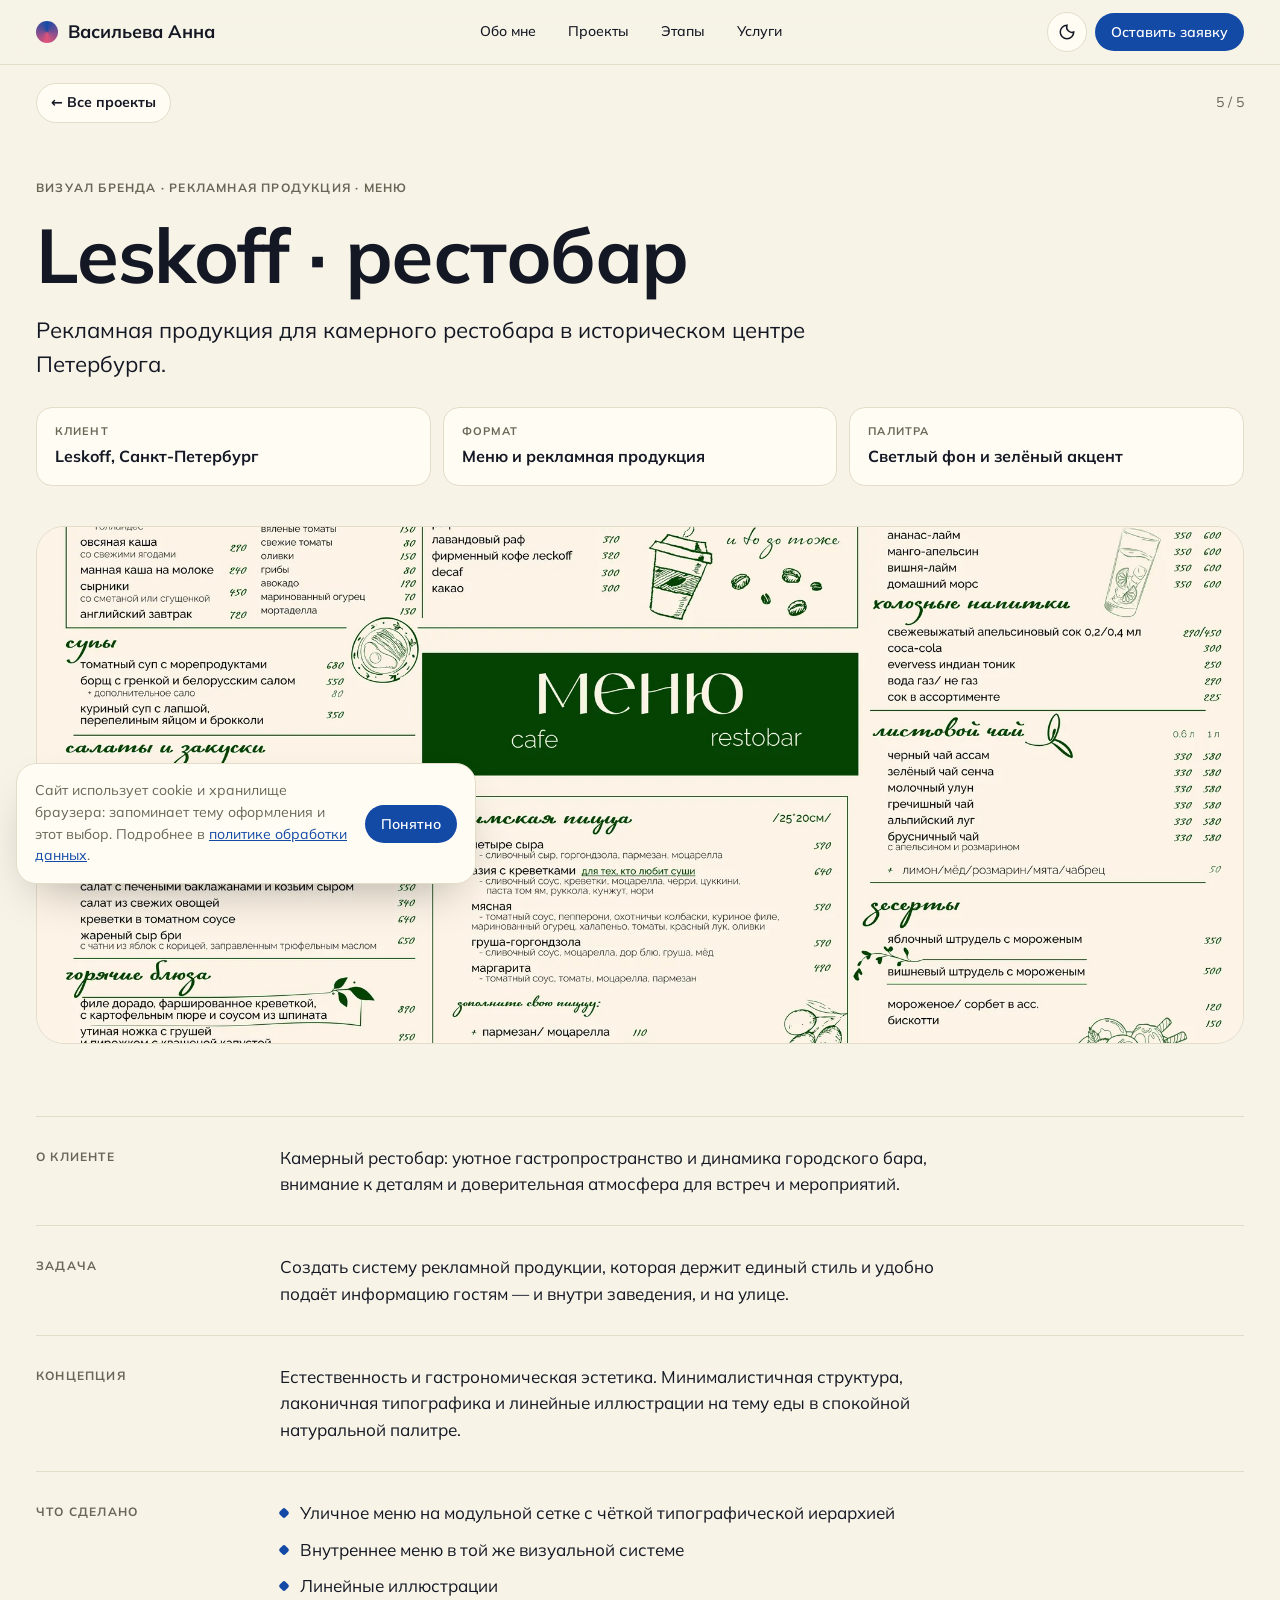
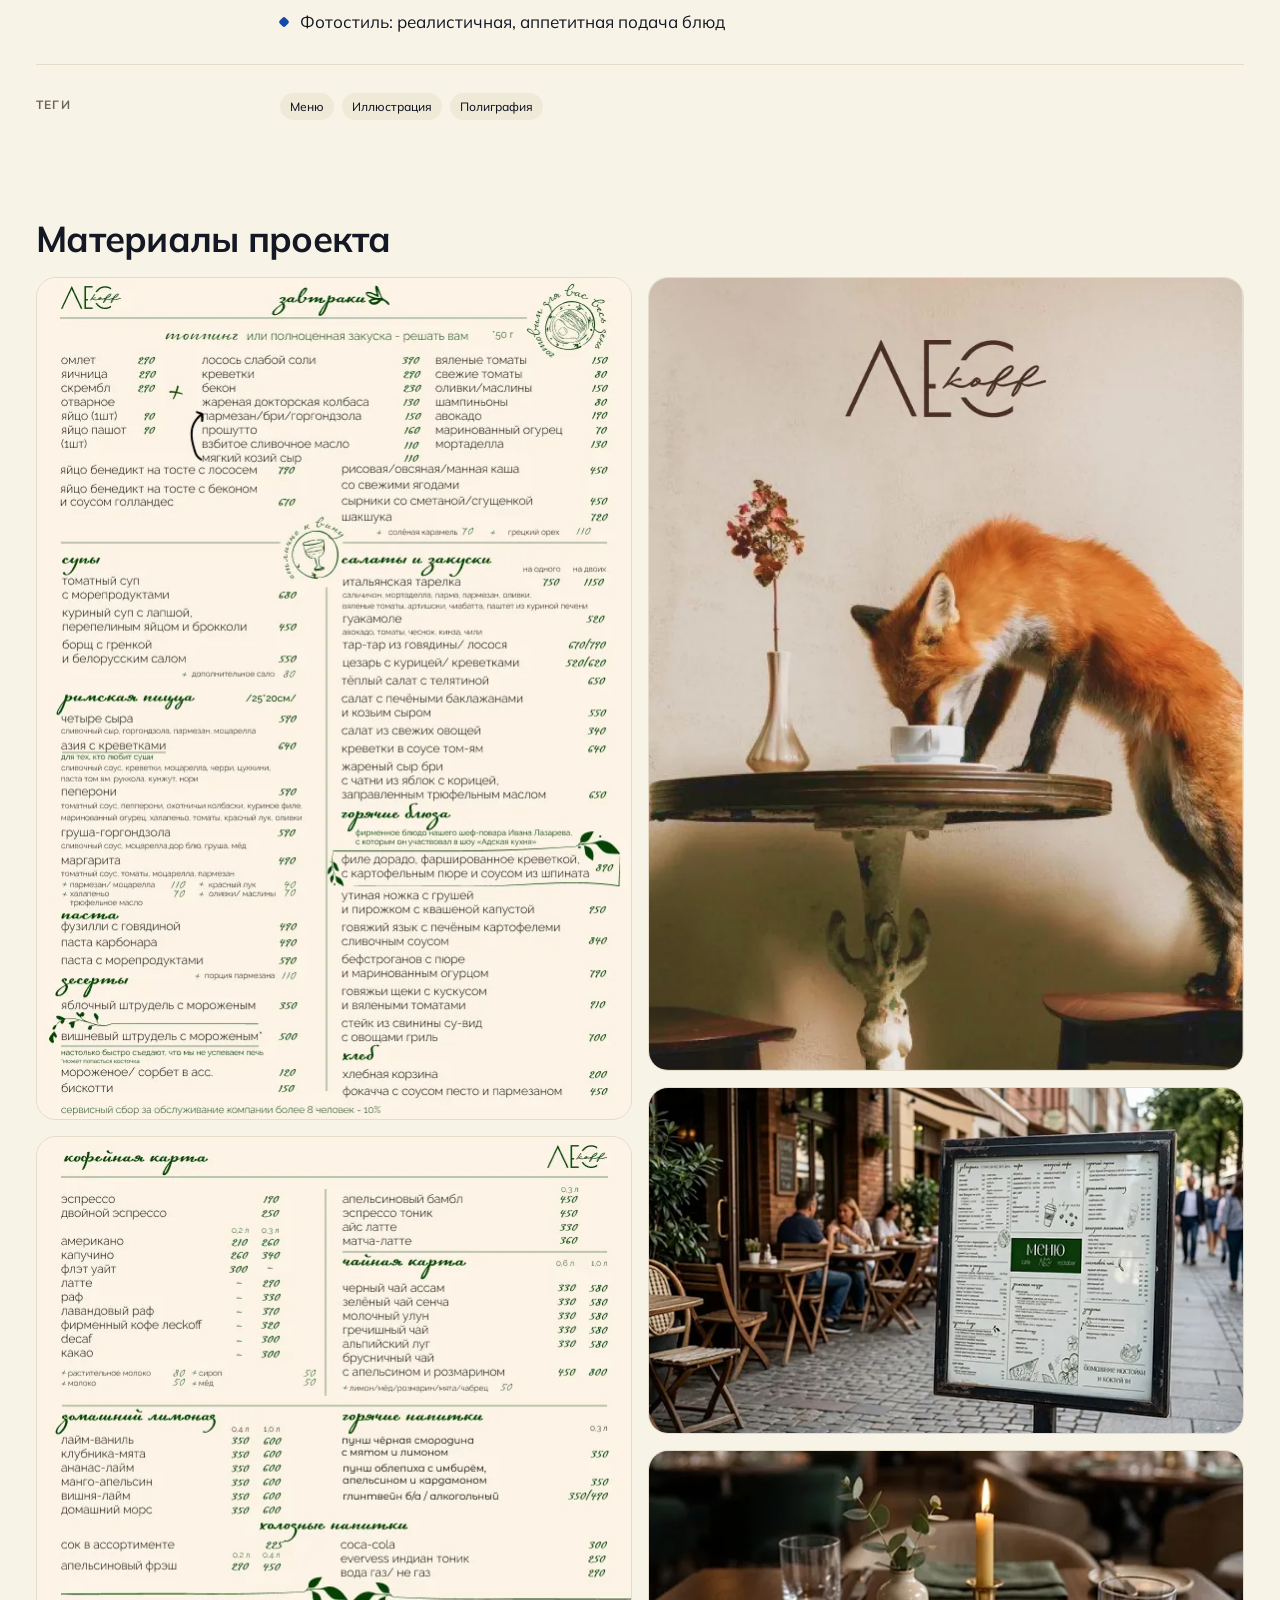
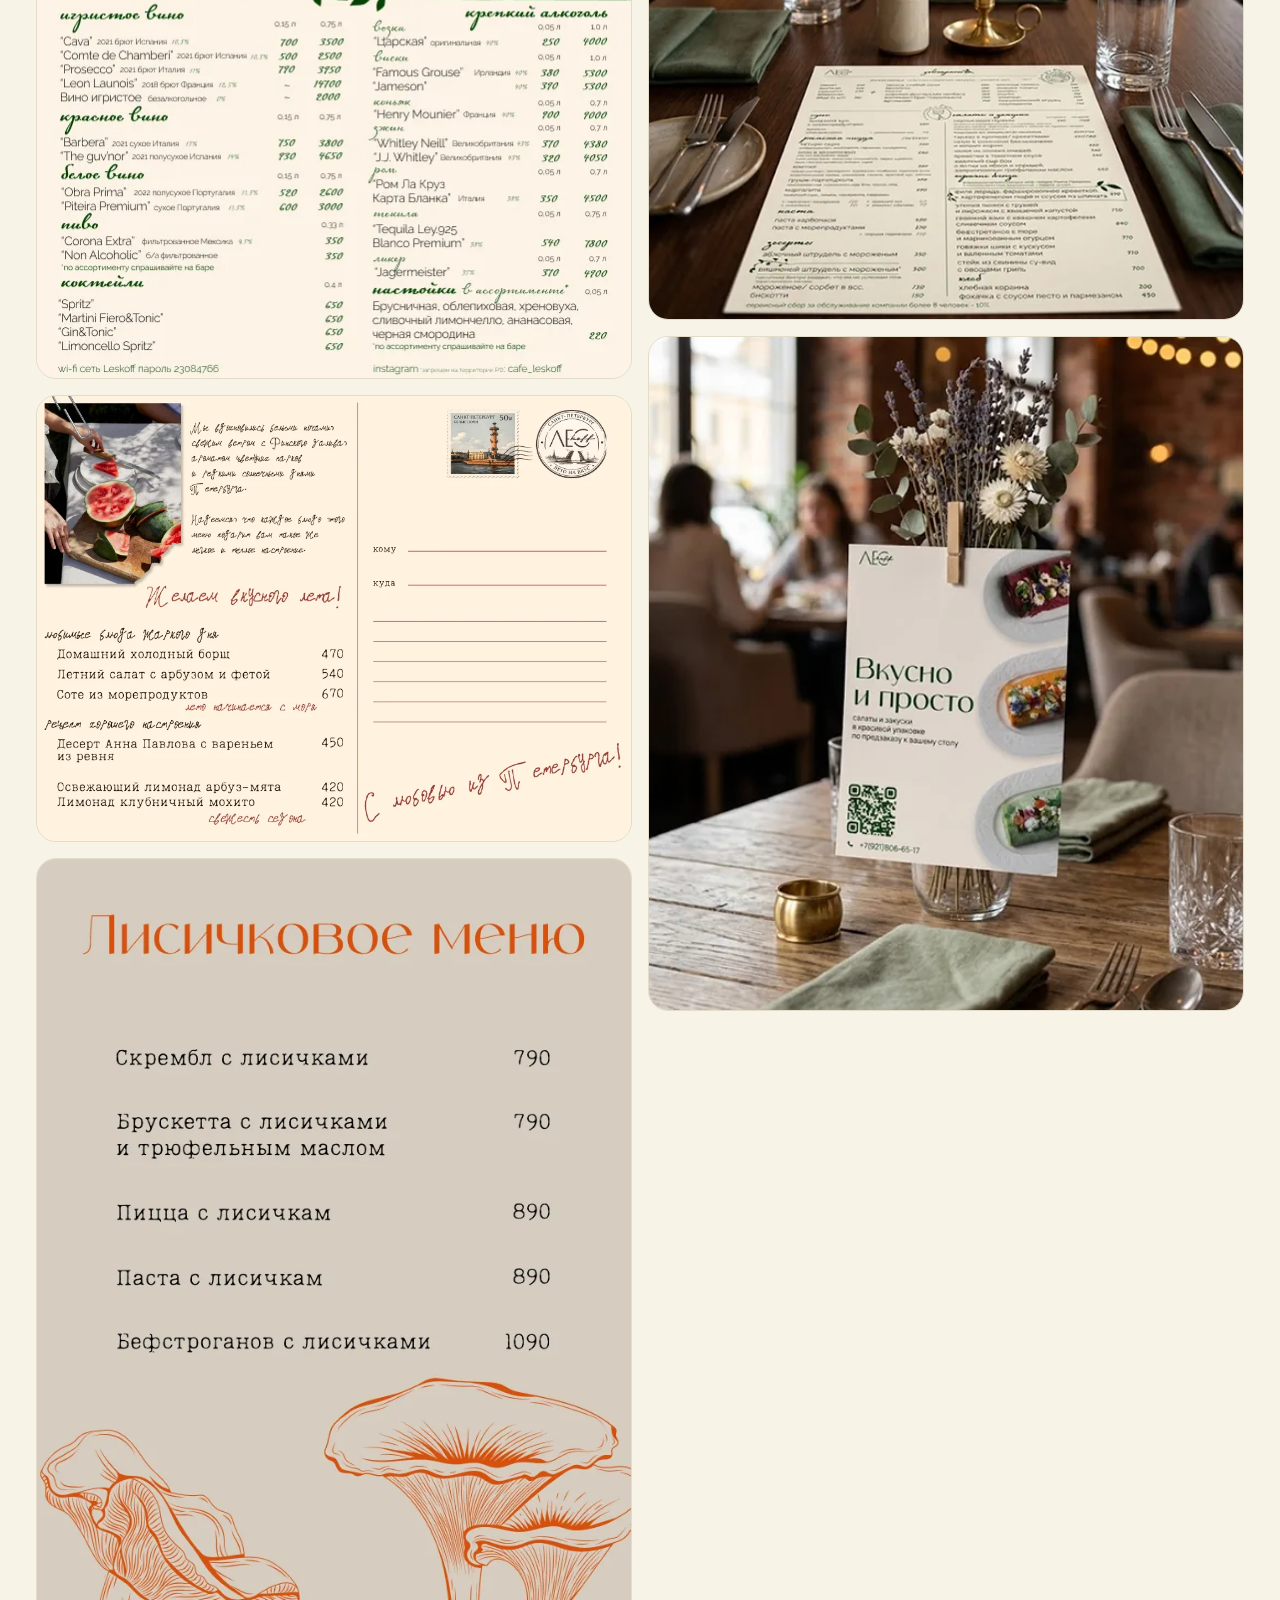
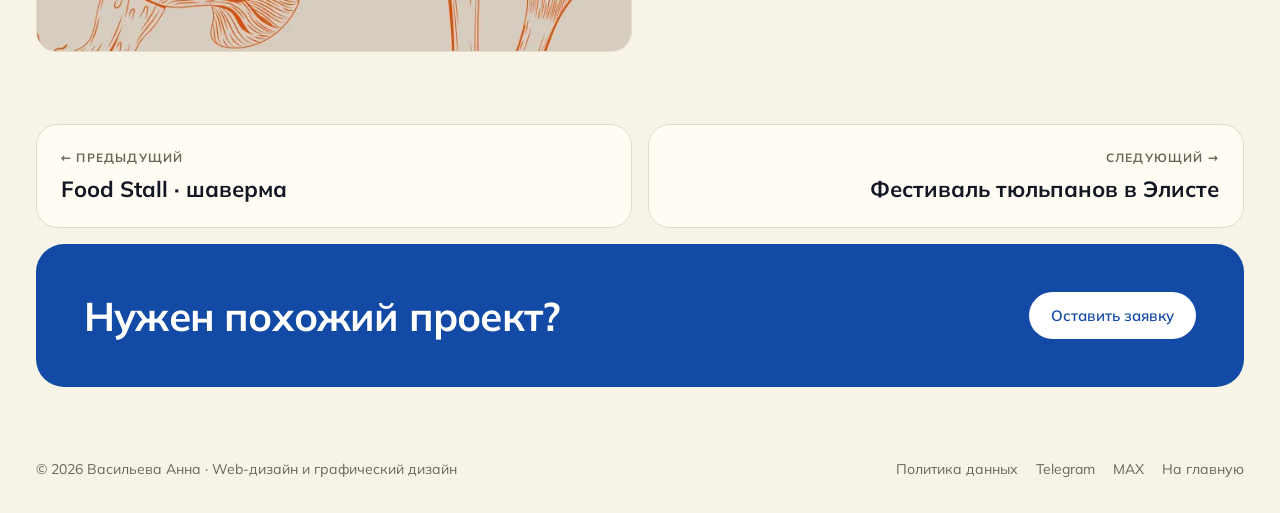
<file: projects/restobar.html>
<!doctype html>
<html lang="ru">
<head>
  <meta charset="utf-8">
  <meta name="viewport" content="width=device-width, initial-scale=1, viewport-fit=cover">
  <title>Leskoff · рестобар — Васильева Анна</title>
  <meta name="claude:viewport-fit-sides" content="cover">
  <meta name="description" content="Рекламная продукция для камерного рестобара в историческом центре Петербурга. Уличное и внутреннее меню, иллюстрации и фотостиль.">
  <meta property="og:title" content="Leskoff · рестобар — Васильева Анна">
  <meta property="og:description" content="Рекламная продукция для камерного рестобара в историческом центре Петербурга. Уличное и внутреннее меню, иллюстрации и фотостиль.">
  <meta property="og:type" content="article">
  <meta property="og:url" content="https://peoeprp-designer.ru/projects/restobar.html">
  <meta property="og:image" content="https://peoeprp-designer.ru/img/og-cover.jpg">
  <link rel="canonical" href="https://peoeprp-designer.ru/projects/restobar.html">
  <link rel="icon" href="../img/favicon.svg" type="image/svg+xml">
  <link rel="preload" href="../fonts/mulish-cyrillic-wght-normal.woff2" as="font" type="font/woff2" crossorigin>
  <link rel="stylesheet" href="../css/styles.css">
<script>try{var t=localStorage.getItem("theme");if(t)document.documentElement.dataset.theme=t}catch(e){}</script>
</head>
<body data-project="restobar" data-root="../">
<div id="preloader" class="pl" aria-hidden="true">
  <div class="pl-in">
    <svg class="pl-word" viewBox="-6 14 252 80">
      <path class="pl-ink" d="M2 54C3.3 51.3 7.5 42.0 10 38C12.5 34.0 15.8 28.7 17 30C18.2 31.3 17.2 39.3 17 46C16.8 52.7 16.3 63.3 16 70C15.7 76.7 15.0 86.3 15 86C15.0 85.7 15.7 74.3 16 68C16.3 61.7 15.8 53.5 17 48C18.2 42.5 20.5 38.0 23 35C25.5 32.0 29.2 29.7 32 30C34.8 30.3 38.5 33.8 40 37C41.5 40.2 42.0 45.5 41 49C40.0 52.5 37.2 56.5 34 58C30.8 59.5 24.7 58.8 22 58C19.3 57.2 16.7 53.0 18 53C19.3 53.0 25.7 57.2 30 58C34.3 58.8 40.3 58.8 44 58C47.7 57.2 49.2 55.0 52 53C54.8 51.0 59.0 48.5 61 46C63.0 43.5 64.2 40.5 64 38C63.8 35.5 61.8 31.8 60 31C58.2 30.2 54.8 30.8 53 33C51.2 35.2 49.2 40.3 49 44C48.8 47.7 50.0 52.5 52 55C54.0 57.5 57.8 59.0 61 59C64.2 59.0 68.3 57.8 71 55C73.7 52.2 74.7 46.0 77 42C79.3 38.0 82.2 32.5 85 31C87.8 29.5 92.0 30.8 94 33C96.0 35.2 97.2 40.3 97 44C96.8 47.7 95.2 52.5 93 55C90.8 57.5 86.7 59.5 84 59C81.3 58.5 77.8 55.3 77 52C76.2 48.7 77.2 42.5 79 39C80.8 35.5 85.0 32.2 88 31C91.0 29.8 94.5 30.8 97 32C99.5 33.2 100.7 35.7 103 38C105.3 40.3 108.2 45.2 111 46C113.8 46.8 118.0 44.7 120 43C122.0 41.3 123.2 38.0 123 36C122.8 34.0 120.8 31.5 119 31C117.2 30.5 113.8 30.8 112 33C110.2 35.2 108.2 40.3 108 44C107.8 47.7 109.2 52.5 111 55C112.8 57.5 116.0 59.0 119 59C122.0 59.0 126.5 57.8 129 55C131.5 52.2 132.5 46.0 134 42C135.5 38.0 137.3 30.0 138 31C138.7 32.0 138.2 41.8 138 48C137.8 54.2 137.3 61.7 137 68C136.7 74.3 136.0 86.0 136 86C136.0 86.0 136.7 74.3 137 68C137.3 61.7 136.8 53.5 138 48C139.2 42.5 141.5 38.0 144 35C146.5 32.0 150.2 29.7 153 30C155.8 30.3 159.5 33.8 161 37C162.5 40.2 163.0 45.5 162 49C161.0 52.5 158.2 56.5 155 58C151.8 59.5 145.7 58.8 143 58C140.3 57.2 137.7 53.0 139 53C140.3 53.0 147.3 57.7 151 58C154.7 58.3 158.3 57.2 161 55C163.7 52.8 165.3 48.7 167 45C168.7 41.3 169.5 34.8 171 33C172.5 31.2 174.7 33.3 176 34C177.3 34.7 177.7 37.2 179 37C180.3 36.8 183.7 31.8 184 33C184.3 34.2 181.5 39.8 181 44C180.5 48.2 179.7 57.7 181 58C182.3 58.3 186.3 50.2 189 46C191.7 41.8 195.0 35.7 197 33C199.0 30.3 200.3 27.5 201 30C201.7 32.5 201.2 41.7 201 48C200.8 54.3 200.3 61.7 200 68C199.7 74.3 199.0 86.0 199 86C199.0 86.0 199.7 74.3 200 68C200.3 61.7 199.8 53.5 201 48C202.2 42.5 204.5 38.0 207 35C209.5 32.0 213.2 29.7 216 30C218.8 30.3 222.5 33.8 224 37C225.5 40.2 226.0 45.5 225 49C224.0 52.5 221.2 56.5 218 58C214.8 59.5 208.7 58.8 206 58C203.3 57.2 200.7 52.7 202 53C203.3 53.3 209.3 59.8 214 60C218.7 60.2 225.7 56.3 230 54C234.3 51.7 238.3 47.3 240 46"/>
      <g class="pl-pen"><g transform="rotate(-38)">
        <path d="M0 0 L-3.4 -9 L3.4 -9 Z" class="pen-nib"/>
        <rect x="-3.4" y="-40" width="6.8" height="31" rx="1.6" class="pen-body"/>
        <rect x="-3.4" y="-15" width="6.8" height="5" class="pen-band"/>
        <line x1="0" y1="-1.5" x2="0" y2="-7" class="pen-slit"/>
      </g></g>
    </svg>
    <p class="pl-slogan">дизайн, который говорит за вас</p>
  </div>
</div>
<noscript><style>.pl{display:none!important}</style></noscript>
<div class="cursor" id="cursor" aria-hidden="true"></div>
<header>
  <div class="wrap nav">
    <a href="../index.html" class="logo"><i></i>Васильева Анна</a>
    <ul>
      <li><a href="../index.html#about">Обо мне</a></li>
      <li><a href="../index.html#projects">Проекты</a></li>
      <li><a href="../index.html#process">Этапы</a></li>
      <li><a href="../index.html#services">Услуги</a></li>
    </ul>
    <div class="nav-r">
      <button class="icon-btn" id="themeBtn" aria-label="Сменить тему">
        <svg width="18" height="18" viewBox="0 0 24 24" fill="none" stroke="currentColor" stroke-width="2"><path d="M12 3a9 9 0 1 0 9 9 7 7 0 0 1-9-9z"/></svg>
      </button>
      <a href="../index.html#brief" class="btn sm">Оставить заявку</a>
    </div>
  </div>
</header>
<main id="pp" class="pp">
<div class="wrap">
  <nav class="crumbs"><a href="../index.html#projects">← Все проекты</a><span>5 / 5</span></nav>
  <div class="pp-head">
    <span class="mono">Визуал бренда · Рекламная продукция · меню</span>
    <h1>Leskoff · рестобар</h1>
    <p class="pp-lead">Рекламная продукция для камерного рестобара в историческом центре Петербурга.</p>
    <dl class="facts"><div><dt>Клиент</dt><dd>Leskoff, Санкт-Петербург</dd></div><div><dt>Формат</dt><dd>Меню и рекламная продукция</dd></div><div><dt>Палитра</dt><dd>Светлый фон и зелёный акцент</dd></div></dl>
  </div>
</div>
<div class="wrap"><div class="pp-cover" id="ppCover"><div class="cv cv-bar"><svg class="leaf" viewBox="0 0 120 120"><path d="M20 100C20 50 50 20 100 20 100 70 70 100 20 100z M20 100L80 40" fill="none" stroke="currentColor" stroke-width="3"></path></svg><div class="t">LESKOFF</div><span class="sub">рестобар · меню</span></div></div></div>
<div class="wrap pp-body"><section class="pp-sec"><h2 class="mono">О клиенте</h2><div class="pp-txt">
  <p>Камерный рестобар: уютное гастропространство и динамика городского бара, внимание к деталям и доверительная атмосфера для встреч и мероприятий.</p>
  </div></section><section class="pp-sec"><h2 class="mono">Задача</h2><div class="pp-txt">
  <p>Создать систему рекламной продукции, которая держит единый стиль и удобно подаёт информацию гостям — и внутри заведения, и на улице.</p>
  </div></section><section class="pp-sec"><h2 class="mono">Концепция</h2><div class="pp-txt">
  <p>Естественность и гастрономическая эстетика. Минималистичная структура, лаконичная типографика и линейные иллюстрации на тему еды в спокойной натуральной палитре.</p>
  </div></section><section class="pp-sec"><h2 class="mono">Что сделано</h2><div class="pp-txt">
  
  <ul><li>Уличное меню на модульной сетке с чёткой типографической иерархией</li><li>Внутреннее меню в той же визуальной системе</li><li>Линейные иллюстрации</li><li>Фотостиль: реалистичная, аппетитная подача блюд</li></ul></div></section>
  <section class="pp-sec"><h2 class="mono">Теги</h2><div class="tags"><span>Меню</span><span>Иллюстрация</span><span>Полиграфия</span></div></section>
</div>
<div class="wrap" id="galWrap" hidden=""><h2 class="pp-gtitle">Материалы проекта</h2><div class="shots" id="shots"></div></div>
<div class="wrap">
  <div class="pp-nav">
    <a class="pp-next" href="foodstall.html"><span class="mono">← Предыдущий</span><b>Food Stall · шаверма</b></a>
    <a class="pp-next r" href="tulips.html"><span class="mono">Следующий →</span><b>Фестиваль тюльпанов в Элисте</b></a>
  </div>
  <div class="pp-cta"><h2>Нужен похожий проект?</h2><a class="btn" href="../index.html#brief">Оставить заявку</a></div>
</div></main>
<footer><div class="wrap"><span>© 2026 Васильева Анна · Web-дизайн и графический дизайн</span><span class="f-links"><a href="../privacy.html">Политика данных</a><a href="https://t.me/peoeprp" target="_blank" rel="noopener">Telegram</a><a href="https://max.ru/u/f9LHodD0cOK9vm0CRAUXUcQ7ODRmkYsMzyy_TiV0z68gTOM1ugSY7S1gc2U" target="_blank" rel="noopener">MAX</a><a href="../index.html">На главную</a></span></div></footer>
<div class="modal" id="modal" hidden role="dialog" aria-modal="true"><div class="modal-box" id="modalBox"></div></div>
<script src="../js/data.js" defer></script>
<script src="../js/project.js" defer></script>
<script src="../js/common.js" defer></script>
</body>
</html>
</file>
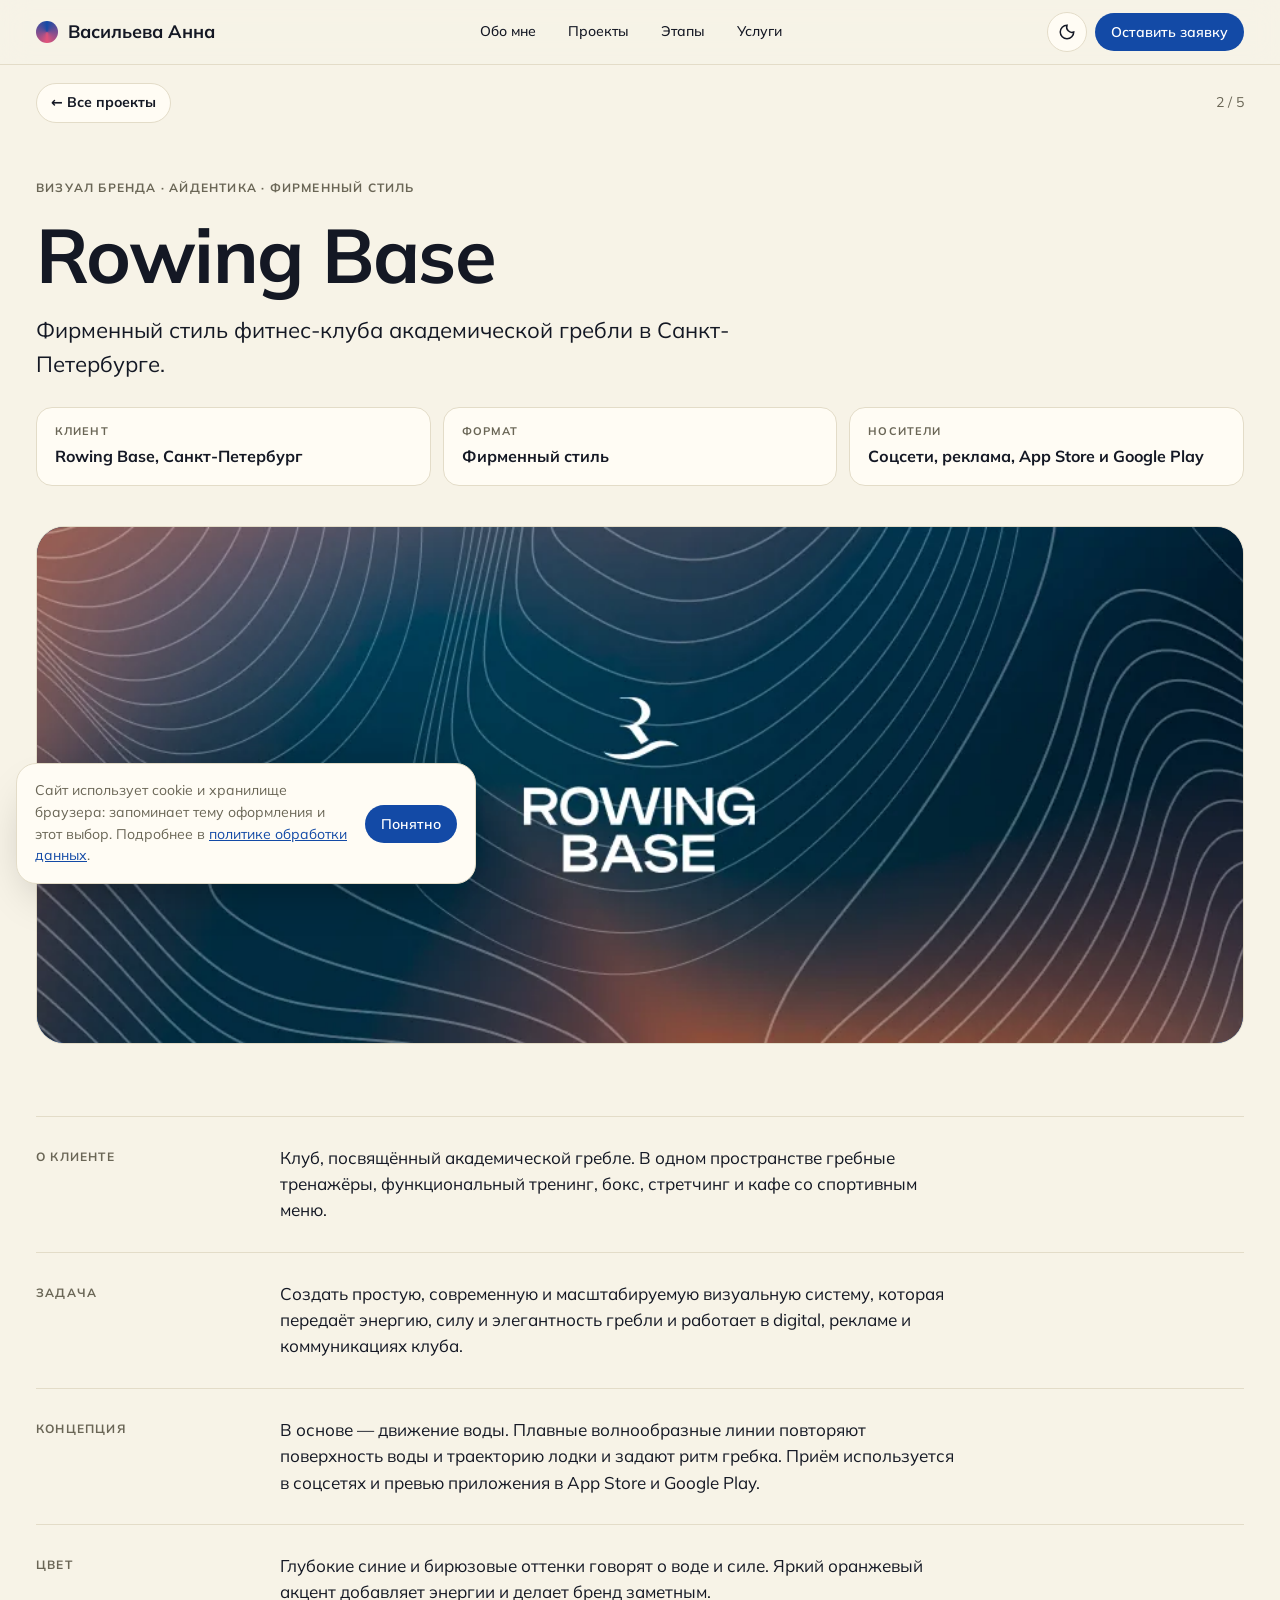
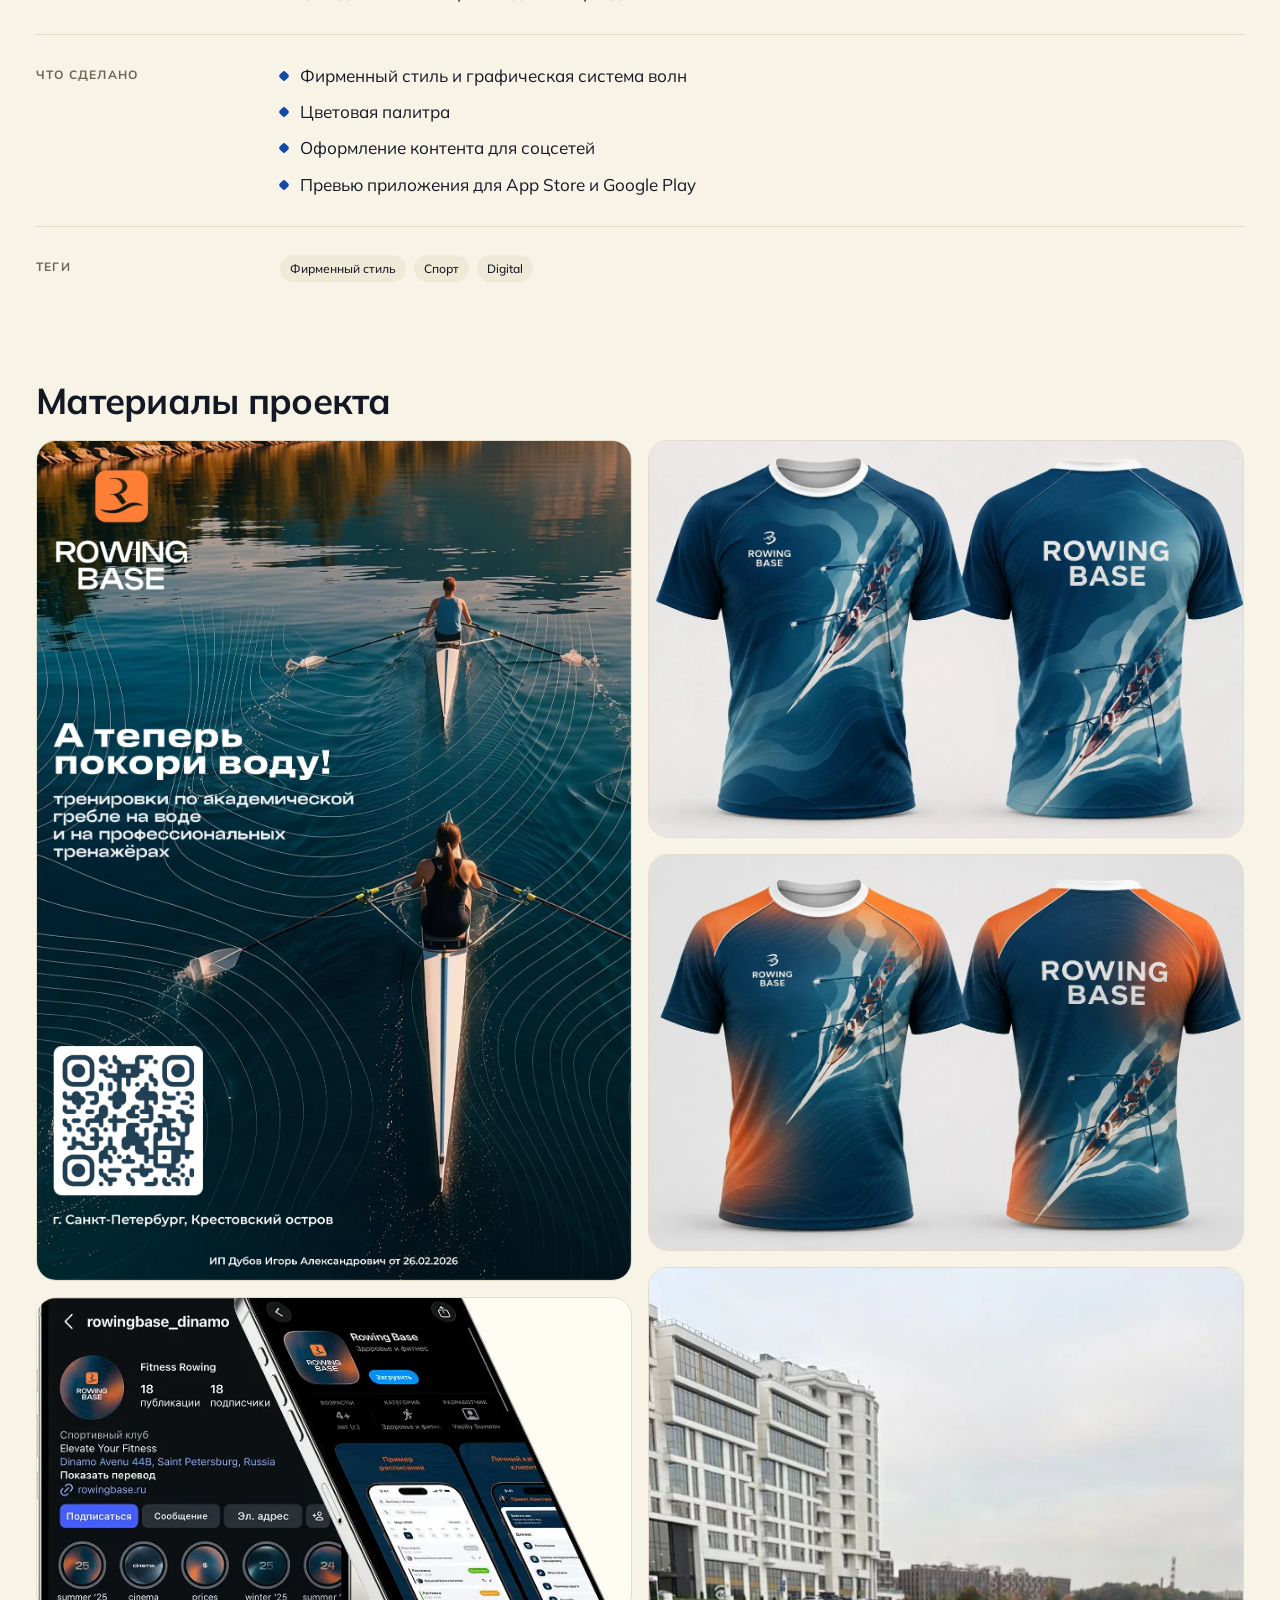
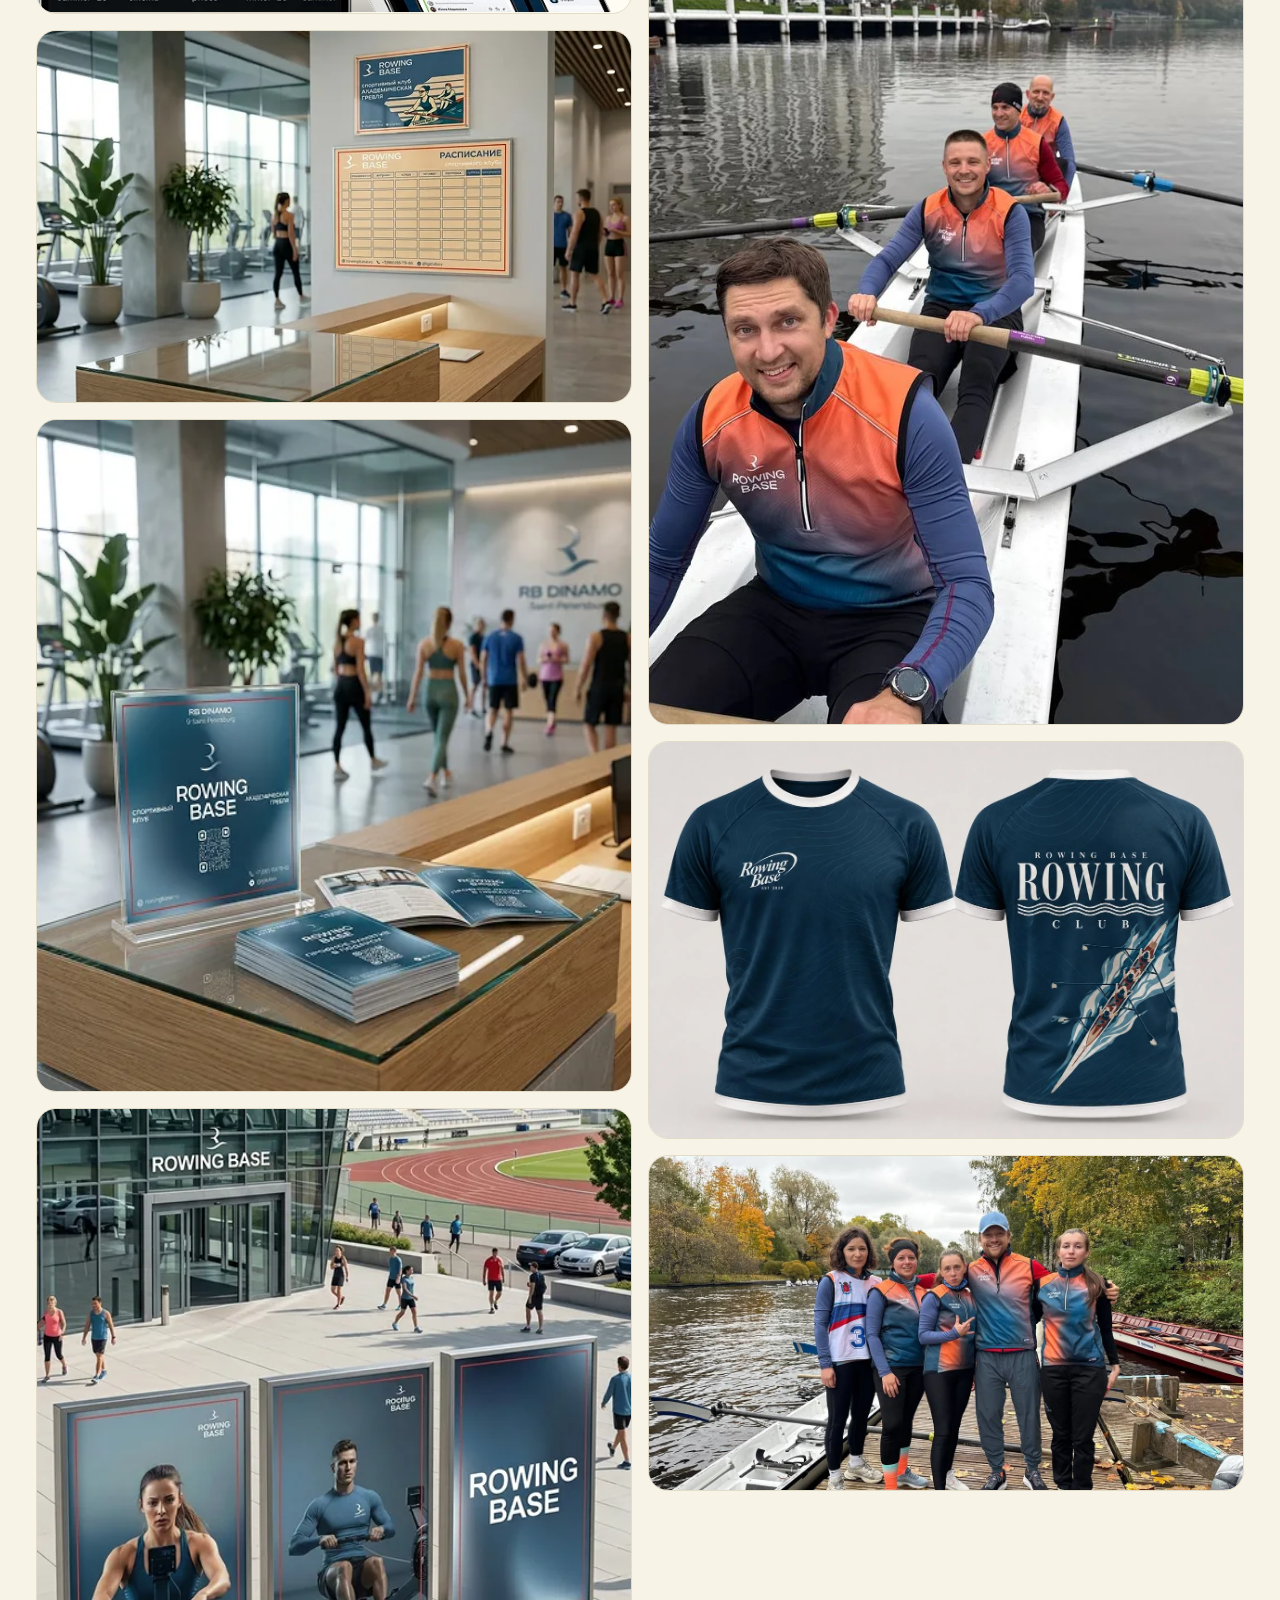
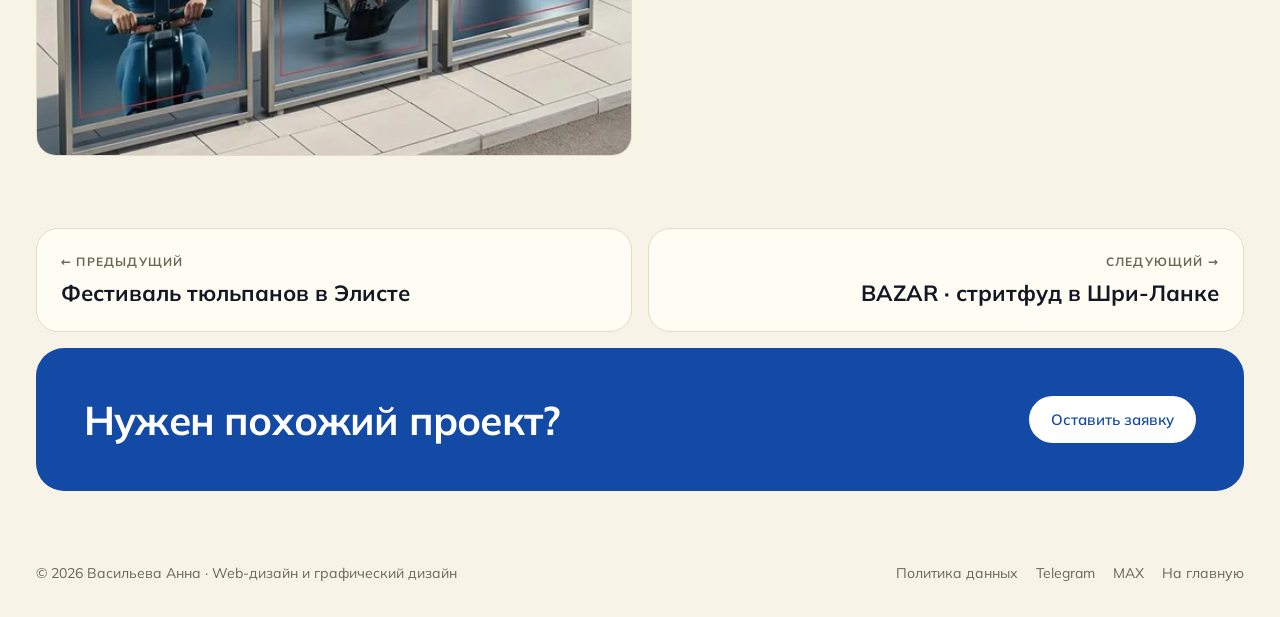
<file: projects/rowing.html>
<!doctype html>
<html lang="ru">
<head>
  <meta charset="utf-8">
  <meta name="viewport" content="width=device-width, initial-scale=1, viewport-fit=cover">
  <title>Rowing Base — Васильева Анна</title>
  <meta name="claude:viewport-fit-sides" content="cover">
  <meta name="description" content="Фирменный стиль фитнес-клуба академической гребли в Санкт-Петербурге. Фирменный стиль, графика «волн», соцсети и превью приложения.">
  <meta property="og:title" content="Rowing Base — Васильева Анна">
  <meta property="og:description" content="Фирменный стиль фитнес-клуба академической гребли в Санкт-Петербурге. Фирменный стиль, графика «волн», соцсети и превью приложения.">
  <meta property="og:type" content="article">
  <meta property="og:url" content="https://peoeprp-designer.ru/projects/rowing.html">
  <meta property="og:image" content="https://peoeprp-designer.ru/img/og-cover.jpg">
  <link rel="canonical" href="https://peoeprp-designer.ru/projects/rowing.html">
  <link rel="icon" href="../img/favicon.svg" type="image/svg+xml">
  <link rel="preload" href="../fonts/mulish-cyrillic-wght-normal.woff2" as="font" type="font/woff2" crossorigin>
  <link rel="stylesheet" href="../css/styles.css">
<script>try{var t=localStorage.getItem("theme");if(t)document.documentElement.dataset.theme=t}catch(e){}</script>
</head>
<body data-project="rowing" data-root="../">
<div id="preloader" class="pl" aria-hidden="true">
  <div class="pl-in">
    <svg class="pl-word" viewBox="-6 14 252 80">
      <path class="pl-ink" d="M2 54C3.3 51.3 7.5 42.0 10 38C12.5 34.0 15.8 28.7 17 30C18.2 31.3 17.2 39.3 17 46C16.8 52.7 16.3 63.3 16 70C15.7 76.7 15.0 86.3 15 86C15.0 85.7 15.7 74.3 16 68C16.3 61.7 15.8 53.5 17 48C18.2 42.5 20.5 38.0 23 35C25.5 32.0 29.2 29.7 32 30C34.8 30.3 38.5 33.8 40 37C41.5 40.2 42.0 45.5 41 49C40.0 52.5 37.2 56.5 34 58C30.8 59.5 24.7 58.8 22 58C19.3 57.2 16.7 53.0 18 53C19.3 53.0 25.7 57.2 30 58C34.3 58.8 40.3 58.8 44 58C47.7 57.2 49.2 55.0 52 53C54.8 51.0 59.0 48.5 61 46C63.0 43.5 64.2 40.5 64 38C63.8 35.5 61.8 31.8 60 31C58.2 30.2 54.8 30.8 53 33C51.2 35.2 49.2 40.3 49 44C48.8 47.7 50.0 52.5 52 55C54.0 57.5 57.8 59.0 61 59C64.2 59.0 68.3 57.8 71 55C73.7 52.2 74.7 46.0 77 42C79.3 38.0 82.2 32.5 85 31C87.8 29.5 92.0 30.8 94 33C96.0 35.2 97.2 40.3 97 44C96.8 47.7 95.2 52.5 93 55C90.8 57.5 86.7 59.5 84 59C81.3 58.5 77.8 55.3 77 52C76.2 48.7 77.2 42.5 79 39C80.8 35.5 85.0 32.2 88 31C91.0 29.8 94.5 30.8 97 32C99.5 33.2 100.7 35.7 103 38C105.3 40.3 108.2 45.2 111 46C113.8 46.8 118.0 44.7 120 43C122.0 41.3 123.2 38.0 123 36C122.8 34.0 120.8 31.5 119 31C117.2 30.5 113.8 30.8 112 33C110.2 35.2 108.2 40.3 108 44C107.8 47.7 109.2 52.5 111 55C112.8 57.5 116.0 59.0 119 59C122.0 59.0 126.5 57.8 129 55C131.5 52.2 132.5 46.0 134 42C135.5 38.0 137.3 30.0 138 31C138.7 32.0 138.2 41.8 138 48C137.8 54.2 137.3 61.7 137 68C136.7 74.3 136.0 86.0 136 86C136.0 86.0 136.7 74.3 137 68C137.3 61.7 136.8 53.5 138 48C139.2 42.5 141.5 38.0 144 35C146.5 32.0 150.2 29.7 153 30C155.8 30.3 159.5 33.8 161 37C162.5 40.2 163.0 45.5 162 49C161.0 52.5 158.2 56.5 155 58C151.8 59.5 145.7 58.8 143 58C140.3 57.2 137.7 53.0 139 53C140.3 53.0 147.3 57.7 151 58C154.7 58.3 158.3 57.2 161 55C163.7 52.8 165.3 48.7 167 45C168.7 41.3 169.5 34.8 171 33C172.5 31.2 174.7 33.3 176 34C177.3 34.7 177.7 37.2 179 37C180.3 36.8 183.7 31.8 184 33C184.3 34.2 181.5 39.8 181 44C180.5 48.2 179.7 57.7 181 58C182.3 58.3 186.3 50.2 189 46C191.7 41.8 195.0 35.7 197 33C199.0 30.3 200.3 27.5 201 30C201.7 32.5 201.2 41.7 201 48C200.8 54.3 200.3 61.7 200 68C199.7 74.3 199.0 86.0 199 86C199.0 86.0 199.7 74.3 200 68C200.3 61.7 199.8 53.5 201 48C202.2 42.5 204.5 38.0 207 35C209.5 32.0 213.2 29.7 216 30C218.8 30.3 222.5 33.8 224 37C225.5 40.2 226.0 45.5 225 49C224.0 52.5 221.2 56.5 218 58C214.8 59.5 208.7 58.8 206 58C203.3 57.2 200.7 52.7 202 53C203.3 53.3 209.3 59.8 214 60C218.7 60.2 225.7 56.3 230 54C234.3 51.7 238.3 47.3 240 46"/>
      <g class="pl-pen"><g transform="rotate(-38)">
        <path d="M0 0 L-3.4 -9 L3.4 -9 Z" class="pen-nib"/>
        <rect x="-3.4" y="-40" width="6.8" height="31" rx="1.6" class="pen-body"/>
        <rect x="-3.4" y="-15" width="6.8" height="5" class="pen-band"/>
        <line x1="0" y1="-1.5" x2="0" y2="-7" class="pen-slit"/>
      </g></g>
    </svg>
    <p class="pl-slogan">дизайн, который говорит за вас</p>
  </div>
</div>
<noscript><style>.pl{display:none!important}</style></noscript>
<div class="cursor" id="cursor" aria-hidden="true"></div>
<header>
  <div class="wrap nav">
    <a href="../index.html" class="logo"><i></i>Васильева Анна</a>
    <ul>
      <li><a href="../index.html#about">Обо мне</a></li>
      <li><a href="../index.html#projects">Проекты</a></li>
      <li><a href="../index.html#process">Этапы</a></li>
      <li><a href="../index.html#services">Услуги</a></li>
    </ul>
    <div class="nav-r">
      <button class="icon-btn" id="themeBtn" aria-label="Сменить тему">
        <svg width="18" height="18" viewBox="0 0 24 24" fill="none" stroke="currentColor" stroke-width="2"><path d="M12 3a9 9 0 1 0 9 9 7 7 0 0 1-9-9z"/></svg>
      </button>
      <a href="../index.html#brief" class="btn sm">Оставить заявку</a>
    </div>
  </div>
</header>
<main id="pp" class="pp">
<div class="wrap">
  <nav class="crumbs"><a href="../index.html#projects">← Все проекты</a><span>2 / 5</span></nav>
  <div class="pp-head">
    <span class="mono">Визуал бренда · Айдентика · фирменный стиль</span>
    <h1>Rowing Base</h1>
    <p class="pp-lead">Фирменный стиль фитнес-клуба академической гребли в Санкт-Петербурге.</p>
    <dl class="facts"><div><dt>Клиент</dt><dd>Rowing Base, Санкт-Петербург</dd></div><div><dt>Формат</dt><dd>Фирменный стиль</dd></div><div><dt>Носители</dt><dd>Соцсети, реклама, App Store и Google Play</dd></div></dl>
  </div>
</div>
<div class="wrap"><div class="pp-cover" id="ppCover"><div class="cv cv-row"><div class="w" style="top:62%"></div><div class="w" style="top:74%;left:-20%"></div><div class="w" style="top:86%"></div><div class="oar"></div><div class="t">ROWING<br>BASE</div></div></div></div>
<div class="wrap pp-body"><section class="pp-sec"><h2 class="mono">О клиенте</h2><div class="pp-txt">
  <p>Клуб, посвящённый академической гребле. В одном пространстве гребные тренажёры, функциональный тренинг, бокс, стретчинг и кафе со спортивным меню.</p>
  </div></section><section class="pp-sec"><h2 class="mono">Задача</h2><div class="pp-txt">
  <p>Создать простую, современную и масштабируемую визуальную систему, которая передаёт энергию, силу и элегантность гребли и работает в digital, рекламе и коммуникациях клуба.</p>
  </div></section><section class="pp-sec"><h2 class="mono">Концепция</h2><div class="pp-txt">
  <p>В основе — движение воды. Плавные волнообразные линии повторяют поверхность воды и траекторию лодки и задают ритм гребка. Приём используется в соцсетях и превью приложения в App Store и Google Play.</p>
  </div></section><section class="pp-sec"><h2 class="mono">Цвет</h2><div class="pp-txt">
  <p>Глубокие синие и бирюзовые оттенки говорят о воде и силе. Яркий оранжевый акцент добавляет энергии и делает бренд заметным.</p>
  </div></section><section class="pp-sec"><h2 class="mono">Что сделано</h2><div class="pp-txt">
  
  <ul><li>Фирменный стиль и графическая система волн</li><li>Цветовая палитра</li><li>Оформление контента для соцсетей</li><li>Превью приложения для App Store и Google Play</li></ul></div></section>
  <section class="pp-sec"><h2 class="mono">Теги</h2><div class="tags"><span>Фирменный стиль</span><span>Спорт</span><span>Digital</span></div></section>
</div>
<div class="wrap" id="galWrap" hidden=""><h2 class="pp-gtitle">Материалы проекта</h2><div class="shots" id="shots"></div></div>
<div class="wrap">
  <div class="pp-nav">
    <a class="pp-next" href="tulips.html"><span class="mono">← Предыдущий</span><b>Фестиваль тюльпанов в Элисте</b></a>
    <a class="pp-next r" href="bazar.html"><span class="mono">Следующий →</span><b>BAZAR · стритфуд в Шри-Ланке</b></a>
  </div>
  <div class="pp-cta"><h2>Нужен похожий проект?</h2><a class="btn" href="../index.html#brief">Оставить заявку</a></div>
</div></main>
<footer><div class="wrap"><span>© 2026 Васильева Анна · Web-дизайн и графический дизайн</span><span class="f-links"><a href="../privacy.html">Политика данных</a><a href="https://t.me/peoeprp" target="_blank" rel="noopener">Telegram</a><a href="https://max.ru/u/f9LHodD0cOK9vm0CRAUXUcQ7ODRmkYsMzyy_TiV0z68gTOM1ugSY7S1gc2U" target="_blank" rel="noopener">MAX</a><a href="../index.html">На главную</a></span></div></footer>
<div class="modal" id="modal" hidden role="dialog" aria-modal="true"><div class="modal-box" id="modalBox"></div></div>
<script src="../js/data.js" defer></script>
<script src="../js/project.js" defer></script>
<script src="../js/common.js" defer></script>
</body>
</html>
</file>
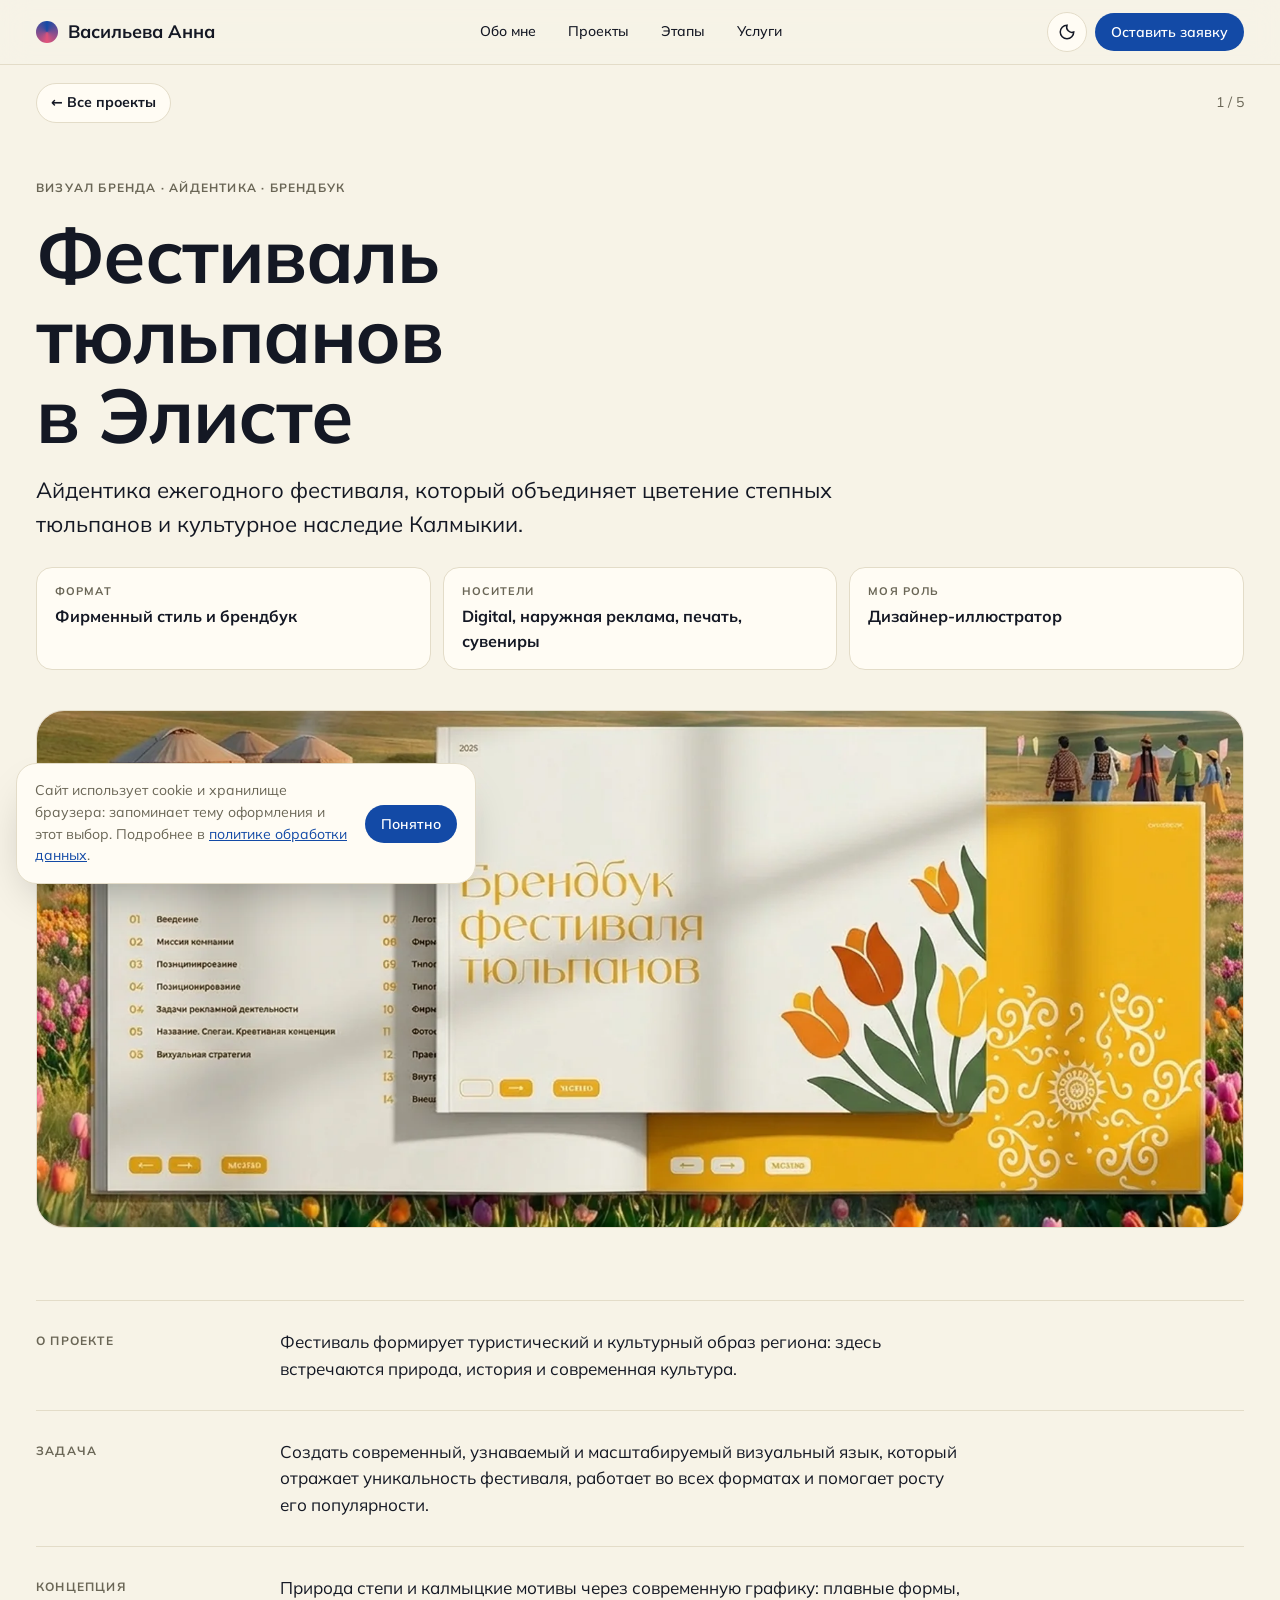
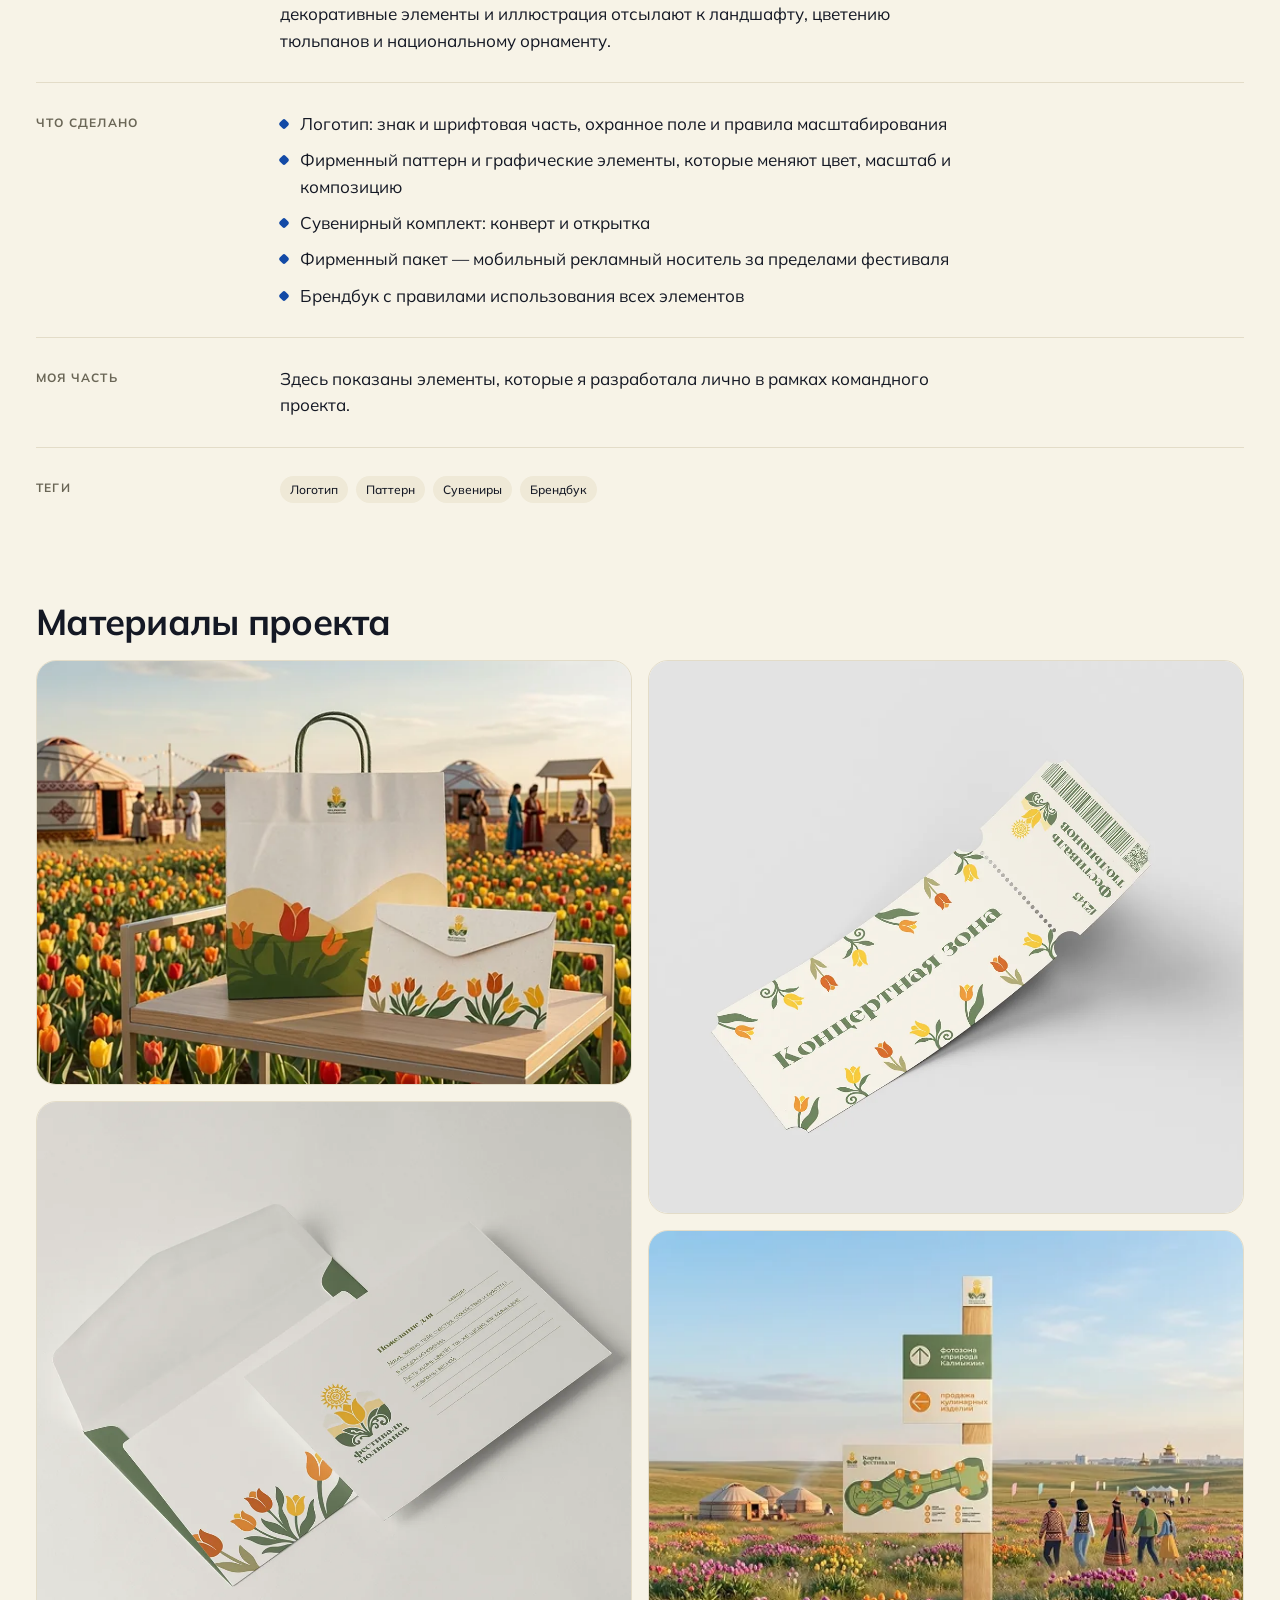
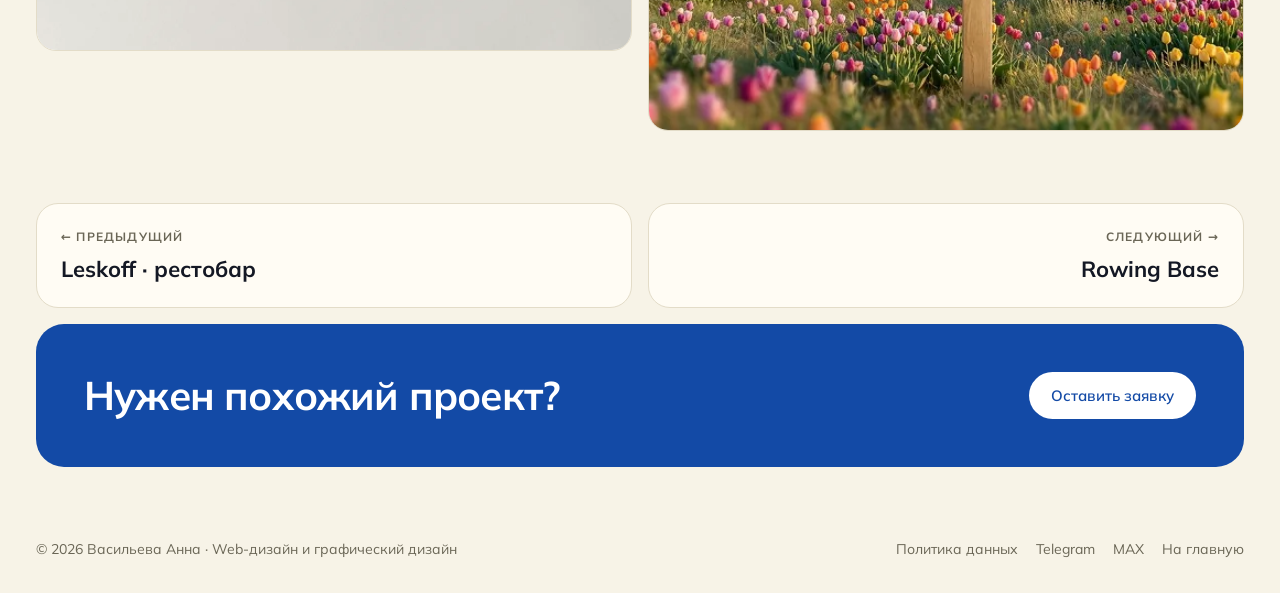
<file: projects/tulips.html>
<!doctype html>
<html lang="ru">
<head>
  <meta charset="utf-8">
  <meta name="viewport" content="width=device-width, initial-scale=1, viewport-fit=cover">
  <title>Фестиваль тюльпанов в Элисте — Васильева Анна</title>
  <meta name="claude:viewport-fit-sides" content="cover">
  <meta name="description" content="Айдентика ежегодного фестиваля, который объединяет цветение степных тюльпанов и культурное наследие Калмыкии. Логотип, паттерн, сувенирный комплект, пакет и брендбук.">
  <meta property="og:title" content="Фестиваль тюльпанов в Элисте — Васильева Анна">
  <meta property="og:description" content="Айдентика ежегодного фестиваля, который объединяет цветение степных тюльпанов и культурное наследие Калмыкии. Логотип, паттерн, сувенирный комплект, пакет и брендбук.">
  <meta property="og:type" content="article">
  <meta property="og:url" content="https://peoeprp-designer.ru/projects/tulips.html">
  <meta property="og:image" content="https://peoeprp-designer.ru/img/og-cover.jpg">
  <link rel="canonical" href="https://peoeprp-designer.ru/projects/tulips.html">
  <link rel="icon" href="../img/favicon.svg" type="image/svg+xml">
  <link rel="preload" href="../fonts/mulish-cyrillic-wght-normal.woff2" as="font" type="font/woff2" crossorigin>
  <link rel="stylesheet" href="../css/styles.css">
<script>try{var t=localStorage.getItem("theme");if(t)document.documentElement.dataset.theme=t}catch(e){}</script>
</head>
<body data-project="tulips" data-root="../">
<div id="preloader" class="pl" aria-hidden="true">
  <div class="pl-in">
    <svg class="pl-word" viewBox="-6 14 252 80">
      <path class="pl-ink" d="M2 54C3.3 51.3 7.5 42.0 10 38C12.5 34.0 15.8 28.7 17 30C18.2 31.3 17.2 39.3 17 46C16.8 52.7 16.3 63.3 16 70C15.7 76.7 15.0 86.3 15 86C15.0 85.7 15.7 74.3 16 68C16.3 61.7 15.8 53.5 17 48C18.2 42.5 20.5 38.0 23 35C25.5 32.0 29.2 29.7 32 30C34.8 30.3 38.5 33.8 40 37C41.5 40.2 42.0 45.5 41 49C40.0 52.5 37.2 56.5 34 58C30.8 59.5 24.7 58.8 22 58C19.3 57.2 16.7 53.0 18 53C19.3 53.0 25.7 57.2 30 58C34.3 58.8 40.3 58.8 44 58C47.7 57.2 49.2 55.0 52 53C54.8 51.0 59.0 48.5 61 46C63.0 43.5 64.2 40.5 64 38C63.8 35.5 61.8 31.8 60 31C58.2 30.2 54.8 30.8 53 33C51.2 35.2 49.2 40.3 49 44C48.8 47.7 50.0 52.5 52 55C54.0 57.5 57.8 59.0 61 59C64.2 59.0 68.3 57.8 71 55C73.7 52.2 74.7 46.0 77 42C79.3 38.0 82.2 32.5 85 31C87.8 29.5 92.0 30.8 94 33C96.0 35.2 97.2 40.3 97 44C96.8 47.7 95.2 52.5 93 55C90.8 57.5 86.7 59.5 84 59C81.3 58.5 77.8 55.3 77 52C76.2 48.7 77.2 42.5 79 39C80.8 35.5 85.0 32.2 88 31C91.0 29.8 94.5 30.8 97 32C99.5 33.2 100.7 35.7 103 38C105.3 40.3 108.2 45.2 111 46C113.8 46.8 118.0 44.7 120 43C122.0 41.3 123.2 38.0 123 36C122.8 34.0 120.8 31.5 119 31C117.2 30.5 113.8 30.8 112 33C110.2 35.2 108.2 40.3 108 44C107.8 47.7 109.2 52.5 111 55C112.8 57.5 116.0 59.0 119 59C122.0 59.0 126.5 57.8 129 55C131.5 52.2 132.5 46.0 134 42C135.5 38.0 137.3 30.0 138 31C138.7 32.0 138.2 41.8 138 48C137.8 54.2 137.3 61.7 137 68C136.7 74.3 136.0 86.0 136 86C136.0 86.0 136.7 74.3 137 68C137.3 61.7 136.8 53.5 138 48C139.2 42.5 141.5 38.0 144 35C146.5 32.0 150.2 29.7 153 30C155.8 30.3 159.5 33.8 161 37C162.5 40.2 163.0 45.5 162 49C161.0 52.5 158.2 56.5 155 58C151.8 59.5 145.7 58.8 143 58C140.3 57.2 137.7 53.0 139 53C140.3 53.0 147.3 57.7 151 58C154.7 58.3 158.3 57.2 161 55C163.7 52.8 165.3 48.7 167 45C168.7 41.3 169.5 34.8 171 33C172.5 31.2 174.7 33.3 176 34C177.3 34.7 177.7 37.2 179 37C180.3 36.8 183.7 31.8 184 33C184.3 34.2 181.5 39.8 181 44C180.5 48.2 179.7 57.7 181 58C182.3 58.3 186.3 50.2 189 46C191.7 41.8 195.0 35.7 197 33C199.0 30.3 200.3 27.5 201 30C201.7 32.5 201.2 41.7 201 48C200.8 54.3 200.3 61.7 200 68C199.7 74.3 199.0 86.0 199 86C199.0 86.0 199.7 74.3 200 68C200.3 61.7 199.8 53.5 201 48C202.2 42.5 204.5 38.0 207 35C209.5 32.0 213.2 29.7 216 30C218.8 30.3 222.5 33.8 224 37C225.5 40.2 226.0 45.5 225 49C224.0 52.5 221.2 56.5 218 58C214.8 59.5 208.7 58.8 206 58C203.3 57.2 200.7 52.7 202 53C203.3 53.3 209.3 59.8 214 60C218.7 60.2 225.7 56.3 230 54C234.3 51.7 238.3 47.3 240 46"/>
      <g class="pl-pen"><g transform="rotate(-38)">
        <path d="M0 0 L-3.4 -9 L3.4 -9 Z" class="pen-nib"/>
        <rect x="-3.4" y="-40" width="6.8" height="31" rx="1.6" class="pen-body"/>
        <rect x="-3.4" y="-15" width="6.8" height="5" class="pen-band"/>
        <line x1="0" y1="-1.5" x2="0" y2="-7" class="pen-slit"/>
      </g></g>
    </svg>
    <p class="pl-slogan">дизайн, который говорит за вас</p>
  </div>
</div>
<noscript><style>.pl{display:none!important}</style></noscript>
<div class="cursor" id="cursor" aria-hidden="true"></div>
<header>
  <div class="wrap nav">
    <a href="../index.html" class="logo"><i></i>Васильева Анна</a>
    <ul>
      <li><a href="../index.html#about">Обо мне</a></li>
      <li><a href="../index.html#projects">Проекты</a></li>
      <li><a href="../index.html#process">Этапы</a></li>
      <li><a href="../index.html#services">Услуги</a></li>
    </ul>
    <div class="nav-r">
      <button class="icon-btn" id="themeBtn" aria-label="Сменить тему">
        <svg width="18" height="18" viewBox="0 0 24 24" fill="none" stroke="currentColor" stroke-width="2"><path d="M12 3a9 9 0 1 0 9 9 7 7 0 0 1-9-9z"/></svg>
      </button>
      <a href="../index.html#brief" class="btn sm">Оставить заявку</a>
    </div>
  </div>
</header>
<main id="pp" class="pp">
<div class="wrap">
  <nav class="crumbs"><a href="../index.html#projects">← Все проекты</a><span>1 / 5</span></nav>
  <div class="pp-head">
    <span class="mono">Визуал бренда · Айдентика · брендбук</span>
    <h1>Фестиваль тюльпанов в Элисте</h1>
    <p class="pp-lead">Айдентика ежегодного фестиваля, который объединяет цветение степных тюльпанов и культурное наследие Калмыкии.</p>
    <dl class="facts"><div><dt>Формат</dt><dd>Фирменный стиль и брендбук</dd></div><div><dt>Носители</dt><dd>Digital, наружная реклама, печать, сувениры</dd></div><div><dt>Моя роль</dt><dd>Дизайнер-иллюстратор</dd></div></dl>
  </div>
</div>
<div class="wrap"><div class="pp-cover" id="ppCover"><div class="cv cv-tul"><div class="f" style="left:12%;height:38%"></div><div class="h" style="left:calc(12% - 20px);bottom:calc(38% - 6px);background:#FF5E93"></div><div class="f" style="left:26%;height:50%"></div><div class="h" style="left:calc(26% - 20px);bottom:calc(50% - 6px);background:#FF9F1C"></div><div class="f" style="left:40%;height:62%"></div><div class="h" style="left:calc(40% - 20px);bottom:calc(62% - 6px);background:#C2185B"></div><div class="f" style="left:54%;height:38%"></div><div class="h" style="left:calc(54% - 20px);bottom:calc(38% - 6px);background:#FF7AA8"></div><div class="f" style="left:68%;height:50%"></div><div class="h" style="left:calc(68% - 20px);bottom:calc(50% - 6px);background:#E63946"></div><div class="f" style="left:82%;height:62%"></div><div class="h" style="left:calc(82% - 20px);bottom:calc(62% - 6px);background:#FFB3C6"></div><div class="t">TULIP<br>FEST</div></div></div></div>
<div class="wrap pp-body"><section class="pp-sec"><h2 class="mono">О проекте</h2><div class="pp-txt">
  <p>Фестиваль формирует туристический и культурный образ региона: здесь встречаются природа, история и современная культура.</p>
  </div></section><section class="pp-sec"><h2 class="mono">Задача</h2><div class="pp-txt">
  <p>Создать современный, узнаваемый и масштабируемый визуальный язык, который отражает уникальность фестиваля, работает во всех форматах и помогает росту его популярности.</p>
  </div></section><section class="pp-sec"><h2 class="mono">Концепция</h2><div class="pp-txt">
  <p>Природа степи и калмыцкие мотивы через современную графику: плавные формы, декоративные элементы и иллюстрация отсылают к ландшафту, цветению тюльпанов и национальному орнаменту.</p>
  </div></section><section class="pp-sec"><h2 class="mono">Что сделано</h2><div class="pp-txt">
  
  <ul><li>Логотип: знак и шрифтовая часть, охранное поле и правила масштабирования</li><li>Фирменный паттерн и графические элементы, которые меняют цвет, масштаб и композицию</li><li>Сувенирный комплект: конверт и открытка</li><li>Фирменный пакет — мобильный рекламный носитель за пределами фестиваля</li><li>Брендбук с правилами использования всех элементов</li></ul></div></section><section class="pp-sec"><h2 class="mono">Моя часть</h2><div class="pp-txt">
  <p>Здесь показаны элементы, которые я разработала лично в рамках командного проекта.</p>
  </div></section>
  <section class="pp-sec"><h2 class="mono">Теги</h2><div class="tags"><span>Логотип</span><span>Паттерн</span><span>Сувениры</span><span>Брендбук</span></div></section>
</div>
<div class="wrap" id="galWrap" hidden=""><h2 class="pp-gtitle">Материалы проекта</h2><div class="shots" id="shots"></div></div>
<div class="wrap">
  <div class="pp-nav">
    <a class="pp-next" href="restobar.html"><span class="mono">← Предыдущий</span><b>Leskoff · рестобар</b></a>
    <a class="pp-next r" href="rowing.html"><span class="mono">Следующий →</span><b>Rowing Base</b></a>
  </div>
  <div class="pp-cta"><h2>Нужен похожий проект?</h2><a class="btn" href="../index.html#brief">Оставить заявку</a></div>
</div></main>
<footer><div class="wrap"><span>© 2026 Васильева Анна · Web-дизайн и графический дизайн</span><span class="f-links"><a href="../privacy.html">Политика данных</a><a href="https://t.me/peoeprp" target="_blank" rel="noopener">Telegram</a><a href="https://max.ru/u/f9LHodD0cOK9vm0CRAUXUcQ7ODRmkYsMzyy_TiV0z68gTOM1ugSY7S1gc2U" target="_blank" rel="noopener">MAX</a><a href="../index.html">На главную</a></span></div></footer>
<div class="modal" id="modal" hidden role="dialog" aria-modal="true"><div class="modal-box" id="modalBox"></div></div>
<script src="../js/data.js" defer></script>
<script src="../js/project.js" defer></script>
<script src="../js/common.js" defer></script>
</body>
</html>
</file>
<file: css/styles.css>
/* ==========================================================
   peoeprp — портфолио web-дизайнера
   Сетка-«макет»: модульные блоки, подписи как в артборде Figma
   ========================================================== */

/* ---------- Шрифты ----------
   Kontrabanda — заголовок первого экрана: fonts/Kontrabanda.ttf
   Mulish — основной шрифт сайта: fonts/mulish-*.woff2
   Все шрифты лежат на самом сайте, внешние сервисы не нужны. */
@font-face{
  font-family:"Kontrabanda";
  src:local("Kontrabanda"),url("../fonts/Kontrabanda.ttf") format("truetype");
  font-weight:400; font-style:normal; font-display:swap;
}
/* Mulish — бесплатный шрифт (SIL Open Font License), вариативный:
   одна пара файлов даёт все толщины от 200 до 900. */
@font-face{
  font-family:"Mulish";
  src:url("../fonts/mulish-cyrillic-wght-normal.woff2") format("woff2");
  font-weight:200 900; font-style:normal; font-display:swap;
  unicode-range:U+0301,U+0400-045F,U+0490-0491,U+04B0-04B1,U+2116;
}
@font-face{
  font-family:"Mulish";
  src:url("../fonts/mulish-latin-wght-normal.woff2") format("woff2");
  font-weight:200 900; font-style:normal; font-display:swap;
  unicode-range:U+0000-00FF,U+0131,U+0152-0153,U+02BB-02BC,U+02C6,U+02DA,U+02DC,U+0304,U+0308,U+0329,U+2000-206F,U+20AC,U+2122,U+2191,U+2193,U+2212,U+2215,U+FEFF,U+FFFD;
}

/* ---------- Токены: светлая тема ---------- */
:root{
  --bg:#F7F3E7; --surface:#FFFCF4; --ink:#141824; --muted:#6A6656; --line:#E3DCC8;
  --accent:#134AA6; --accent-ink:#FFFFFF; --tulip:#E2537A; --soft:#EFE9D7;
  --f-hero:"Kontrabanda","Mulish",system-ui,sans-serif;
  --f-display:"Mulish",system-ui,-apple-system,"Segoe UI",sans-serif;
  --f-body:"Mulish",system-ui,-apple-system,"Segoe UI",sans-serif;
  --f-mono:"Mulish",system-ui,sans-serif;
  --r:22px; --gut:max(16px,env(safe-area-inset-left,0px)); --gutr:max(16px,env(safe-area-inset-right,0px));
}
/* ---------- Тёмная тема: ночной синий ---------- */
@media (prefers-color-scheme:dark){:root:not([data-theme="light"]){
  --bg:#0A1120; --surface:#111B30; --ink:#EDF1F9; --muted:#93A1BD; --line:#22304C;
  --accent:#4F8AF0; --accent-ink:#0A1120; --tulip:#FF7EA3; --soft:#17233D; color-scheme:dark}}
:root[data-theme="dark"]{
  --bg:#0A1120; --surface:#111B30; --ink:#EDF1F9; --muted:#93A1BD; --line:#22304C;
  --accent:#4F8AF0; --accent-ink:#0A1120; --tulip:#FF7EA3; --soft:#17233D; color-scheme:dark}

*{box-sizing:border-box}
.sr-only{position:absolute!important;width:1px;height:1px;padding:0;margin:-1px;overflow:hidden;clip:rect(0,0,0,0);white-space:nowrap;border:0}
/* базовый сброс: без него окно проекта (атрибут hidden) остаётся видимым поверх сайта */
[hidden]{display:none!important}
body{margin:0}
img{max-width:100%}
html{scroll-behavior:smooth}
body{background:var(--bg);color:var(--ink);font-family:var(--f-body);font-size:16px;line-height:1.55;overflow-x:hidden;transition:background .4s,color .4s}
body::before{content:"";position:fixed;inset:0 0 auto;height:env(safe-area-inset-top,0px);z-index:60;background:var(--bg)}
a{color:inherit}
:focus-visible{outline:2px solid var(--accent);outline-offset:3px;border-radius:6px}
.wrap{max-width:1240px;margin:0 auto;padding-left:var(--gut);padding-right:var(--gutr)}
.mono{font-family:var(--f-mono);font-size:12px;font-weight:700;letter-spacing:.1em;text-transform:uppercase;color:var(--muted)}
h1,h2,h3{font-family:var(--f-display);font-weight:700;line-height:1.05;margin:0;text-wrap:balance}
h2{font-size:clamp(32px,5.4vw,64px);letter-spacing:-.02em}
section{padding-block:clamp(64px,10vw,120px)}
.sec-head{display:flex;justify-content:space-between;align-items:end;gap:24px;flex-wrap:wrap;margin-bottom:44px}
.sec-head p{max-width:420px;margin:0;color:var(--muted)}

/* header */
header{position:sticky;top:env(safe-area-inset-top,0px);z-index:50;backdrop-filter:blur(14px);background:color-mix(in srgb,var(--bg) 78%,transparent);border-bottom:1px solid var(--line)}
.nav{display:flex;align-items:center;justify-content:space-between;gap:16px;height:64px}
.logo{font-family:var(--f-display);font-weight:700;font-size:18px;text-decoration:none;display:flex;align-items:center;gap:10px}
.logo i{width:22px;height:22px;border-radius:50%;background:conic-gradient(var(--accent),var(--tulip),var(--accent));display:inline-block;animation:spin 6s linear infinite}
@keyframes spin{to{transform:rotate(360deg)}}
.nav ul{display:flex;gap:4px;list-style:none;margin:0;padding:0}
.nav ul a{display:block;padding:8px 14px;border-radius:99px;text-decoration:none;font-weight:500;font-size:14px;transition:background .2s}
.nav ul a:hover{background:var(--soft)}
.nav-r{display:flex;gap:8px;align-items:center}
.icon-btn{width:40px;height:40px;border-radius:50%;border:1px solid var(--line);background:var(--surface);color:var(--ink);cursor:pointer;display:grid;place-items:center}
.btn{display:inline-flex;align-items:center;gap:10px;border:0;cursor:pointer;font:600 15px var(--f-body);padding:14px 22px;border-radius:99px;background:var(--accent);color:var(--accent-ink);text-decoration:none;transition:transform .25s cubic-bezier(.2,.8,.2,1),box-shadow .25s;will-change:transform}
.btn:hover{box-shadow:0 10px 30px -10px var(--accent)}
.btn.ghost{background:transparent;color:var(--ink);border:1px solid var(--line)}
.btn.sm{padding:10px 16px;font-size:14px}
@media (max-width:820px){.nav ul{display:none}}

/* hero */
.hero{position:relative;padding-block:clamp(14px,2vw,24px) clamp(40px,6vw,72px);overflow:hidden}
#field{position:absolute;inset:0;width:100%;height:100%;z-index:0;opacity:.9}
.hero .wrap{position:relative;z-index:1}
.hero-tag{display:inline-flex;gap:10px;align-items:center;padding:8px 14px;border-radius:99px;background:var(--surface);border:1px solid var(--line);font-size:14px}
.dot-live{width:8px;height:8px;border-radius:50%;background:#2BC77A;box-shadow:0 0 0 0 #2BC77A;animation:pulse 2s infinite}
@keyframes pulse{70%{box-shadow:0 0 0 10px transparent}}
.hero h1{font-family:var(--f-hero);font-size:clamp(50px,9.5vw,140px);font-weight:400;letter-spacing:-.01em;margin-top:8px;line-height:.95}
.hero h1 .outline{color:transparent;-webkit-text-stroke:2px var(--ink)}
.hero h1 .acc{color:var(--accent)}
.roles{display:flex;flex-wrap:wrap;gap:10px;margin-top:28px}
.role{font-family:var(--f-display);font-size:clamp(14px,1.6vw,18px);padding:10px 18px;border-radius:99px;border:1px solid var(--line);background:var(--surface);transition:all .3s;cursor:default}
.role.main{background:var(--ink);color:var(--bg);border-color:var(--ink)}
.role:hover{transform:translateY(-3px) rotate(-2deg)}
.hero-grid{display:grid;grid-template-columns:1.3fr 1fr;gap:32px;margin-top:44px;align-items:end}
.hero-grid p{font-size:clamp(17px,1.6vw,20px);max-width:560px;margin:0}
.hero-cta{display:flex;gap:12px;flex-wrap:wrap;justify-content:flex-end}
@media (max-width:760px){.hero-grid{grid-template-columns:1fr}.hero-cta{justify-content:flex-start}}

/* marquee */
.marquee{border-block:1px solid var(--line);overflow:hidden;padding-block:18px;background:var(--surface)}
.marquee-track{display:flex;gap:48px;width:max-content;animation:mq 30s linear infinite;font-family:var(--f-display);font-size:clamp(20px,3vw,34px);font-weight:600}
.marquee-track span{display:flex;gap:48px;align-items:center;white-space:nowrap}
.marquee-track b{color:var(--tulip);font-weight:400}
.marquee:hover .marquee-track{animation-play-state:paused}
@keyframes mq{to{transform:translateX(-50%)}}

/* about */
.about-grid{display:grid;grid-template-columns:repeat(12,1fr);gap:16px}
.cell{background:var(--surface);border:1px solid var(--line);border-radius:var(--r);padding:28px;position:relative;overflow:hidden;min-width:0}
.cell h3{font-size:22px;margin-bottom:10px}
.cell p{margin:0;color:var(--muted)}
.c-intro{grid-column:span 7;display:flex;flex-direction:column;justify-content:space-between;gap:28px}
.c-intro .big{font-family:var(--f-display);font-size:clamp(22px,2.6vw,32px);line-height:1.2;color:var(--ink);font-weight:400}
.c-intro .big em{font-style:normal;color:var(--accent)}
.c-stats{grid-column:span 5;display:grid;gap:12px;padding:12px;background:transparent;border:0}
.stat{background:var(--surface);border:1px solid var(--line);border-radius:var(--r);padding:22px 24px;display:flex;gap:18px;align-items:center;transition:transform .3s}
.stat:hover{transform:translateX(6px)}
.stat b{font-family:var(--f-display);font-size:48px;line-height:1;color:var(--accent);min-width:80px;font-variant-numeric:tabular-nums}
.stat span{color:var(--muted);font-size:14px}
.dir{grid-column:span 4;cursor:pointer;transition:transform .35s cubic-bezier(.2,.8,.2,1),background .35s,color .35s}
.dir .mono{display:block;margin-bottom:40px}
.dir ul{margin:16px 0 0;padding:0;list-style:none;display:grid;gap:6px;font-size:14px}
.dir ul li::before{content:"— ";color:var(--accent)}
.dir:hover,.dir.on{transform:translateY(-6px)}
.dir.main{background:var(--accent);color:var(--accent-ink);border-color:var(--accent)}
.dir.main p,.dir.main .mono,.dir.main ul li::before{color:inherit;opacity:.85}
.dir .badge{position:absolute;top:22px;right:22px;font:600 11px var(--f-mono);padding:5px 9px;border-radius:99px;background:var(--tulip);color:#fff;letter-spacing:.05em}
@media (max-width:900px){.c-intro,.c-stats{grid-column:span 12}.dir{grid-column:span 12}}

.qual{display:grid;grid-template-columns:repeat(3,1fr);gap:0;margin-top:16px;border:1px solid var(--line);border-radius:var(--r);overflow:hidden;background:var(--surface)}
.q{padding:26px;border-right:1px solid var(--line);border-bottom:1px solid var(--line);position:relative;cursor:default;transition:background .3s}
.q:nth-child(3n){border-right:0}.q:nth-last-child(-n+3){border-bottom:0}
.q h4{font-family:var(--f-display);font-weight:600;font-size:17px;margin:0 0 8px;display:flex;gap:10px;align-items:center}
.q h4 i{width:10px;height:10px;border-radius:3px;background:var(--accent);transition:transform .4s}
.q p{margin:0;color:var(--muted);font-size:14px}
.q:hover{background:var(--soft)}.q:hover h4 i{transform:rotate(135deg) scale(1.4);background:var(--tulip)}
@media (max-width:820px){.qual{grid-template-columns:1fr}.q{border-right:0!important;border-bottom:1px solid var(--line)!important}.q:last-child{border-bottom:0!important}}

.tools{display:flex;flex-wrap:wrap;gap:10px;margin-top:16px;align-items:center}
.tool{padding:10px 16px;border-radius:12px;background:var(--surface);border:1px solid var(--line);font-weight:600;font-size:14px;transition:transform .2s}
.tool:hover{transform:translateY(-3px);border-color:var(--accent)}

/* projects */
.filters{display:inline-flex;gap:4px;padding:5px;border-radius:99px;background:var(--surface);border:1px solid var(--line);position:relative}
.filters button{position:relative;z-index:1;border:0;background:none;font:600 14px var(--f-body);color:var(--ink);padding:10px 18px;border-radius:99px;cursor:pointer;transition:color .3s}
.filters button.on{color:var(--accent-ink)}
.filters button sup{font-family:var(--f-mono);font-size:10px;margin-left:4px;opacity:.7}
.pill{position:absolute;top:5px;bottom:5px;border-radius:99px;background:var(--accent);transition:all .4s cubic-bezier(.2,.8,.2,1)}
.grid-p{display:grid;grid-template-columns:repeat(6,1fr);gap:16px}
.card{grid-column:span 3;border-radius:var(--r);overflow:hidden;background:var(--surface);border:1px solid var(--line);cursor:pointer;transform-style:preserve-3d;transition:transform .2s ease-out,opacity .4s,box-shadow .3s;text-align:left;padding:0;color:var(--ink);font:inherit}
.card.wide{grid-column:span 4}.card.narrow{grid-column:span 2}
.card:hover{box-shadow:0 30px 60px -30px color-mix(in srgb,var(--accent) 50%,transparent)}
.card.hide{display:none}
.card.fade{animation:fadeup .5s both}
@keyframes fadeup{from{opacity:.2;transform:translateY(16px)}}
.cover{aspect-ratio:16/10;position:relative;overflow:hidden;max-width:100%}
.cover>*{transition:transform .6s cubic-bezier(.2,.8,.2,1)}
.card:hover .cover>*{transform:scale(1.05)}
.card-b{padding:18px 22px 22px;display:flex;justify-content:space-between;gap:16px;align-items:start}
.card-b h3{font-size:18px;line-height:1.25;font-weight:600}
.card-b .mono{display:block;margin-top:8px}
.arrow{flex:none;width:42px;height:42px;border-radius:50%;border:1px solid var(--line);display:grid;place-items:center;transition:all .3s}
.card:hover .arrow{background:var(--accent);color:var(--accent-ink);border-color:var(--accent);transform:rotate(-45deg)}
@media (max-width:900px){.card,.card.wide,.card.narrow{grid-column:span 6}}

/* project covers — нарисованы кодом */
.cv{position:absolute;inset:0}
.cv-row{background:linear-gradient(180deg,#0E2A5C 0 55%,#1E5BB8 55%);}
.cv-row .w{position:absolute;left:-10%;right:-10%;height:6px;background:#9FD0FF;border-radius:6px;opacity:.55}
.cv-row .oar{position:absolute;width:62%;height:10px;background:#FFD23F;top:46%;left:18%;border-radius:8px;transform:rotate(-14deg)}
.cv-row .oar::after{content:"";position:absolute;right:-6px;top:-14px;width:40px;height:38px;background:#FFD23F;border-radius:8px 30px 30px 8px}
.cv-row .t{position:absolute;left:24px;top:22px;font:700 clamp(20px,3vw,34px) var(--f-display);color:#fff;letter-spacing:-.02em}
.cv-tul{background:#FFE3EC}
.cv-tul .f{position:absolute;bottom:0;width:6px;background:#2F8F4E;border-radius:4px}
.cv-tul .h{position:absolute;width:46px;height:56px;border-radius:50% 50% 45% 45%/60% 60% 40% 40%;}
.cv-tul .t{position:absolute;right:24px;top:22px;font:700 clamp(18px,2.6vw,30px) var(--f-display);color:#C2185B;text-align:right;line-height:1}
.cv-food{background:#FFC93C}
.cv-food .t{position:absolute;inset:auto 0 18px 22px;font:700 clamp(34px,6vw,68px)/0.9 var(--f-display);color:#E2332D;letter-spacing:-.04em}
.cv-food .c{position:absolute;right:-30px;top:-30px;width:55%;aspect-ratio:1;border-radius:50%;background:repeating-conic-gradient(#E2332D 0 15deg,#FFC93C 15deg 30deg)}
.cv-bar{background:#EEF0E6}
.cv-bar .t{position:absolute;left:24px;bottom:40px;font:700 clamp(26px,4vw,46px) var(--f-display);color:#2F6B3F;letter-spacing:.12em}
.cv-bar .sub{position:absolute;left:26px;bottom:20px;font:700 11px var(--f-mono);letter-spacing:.14em;text-transform:uppercase;color:#2F6B3F99}
.cv-bar .leaf{position:absolute;right:10%;top:14%;width:34%;color:#2F6B3F}
.cv-bar .g{position:absolute;right:16%;top:18%;width:70px;height:110px;border:2px solid #E8C27A;border-radius:0 0 40px 40px;border-top:0}
.cv-bar .g::after{content:"";position:absolute;bottom:-60px;left:33px;width:2px;height:60px;background:#E8C27A}
.cv-bot{background:linear-gradient(135deg,#DDE6F2,#AFC2DB)}
.cv-bot .head{position:absolute;left:50%;top:50%;width:130px;height:100px;transform:translate(-50%,-55%);background:#fff;border-radius:40px;box-shadow:0 20px 40px -10px #4b628a66}
.cv-bot .eye{position:absolute;top:38px;width:16px;height:22px;border-radius:10px;background:#2B3A55;animation:blink 4s infinite}
@keyframes blink{0%,92%,100%{transform:scaleY(1)}95%{transform:scaleY(.1)}}
.cv-bot .t{position:absolute;left:22px;top:20px;font:600 13px var(--f-mono);color:#2B3A55;letter-spacing:.1em}
.cv-site{background:var(--soft)}
.cv-site .win{position:absolute;left:10%;right:10%;top:14%;bottom:-6%;background:var(--surface);border-radius:14px 14px 0 0;border:1px solid var(--line);box-shadow:0 30px 50px -30px #0005}
.cv-site .bar{height:26px;border-bottom:1px solid var(--line);display:flex;gap:6px;align-items:center;padding:0 12px}
.cv-site .bar i{width:8px;height:8px;border-radius:50%;background:var(--line)}
.cv-site .lines{padding:18px;display:grid;gap:10px}
.cv-site .lines b{display:block;height:10px;border-radius:6px;background:var(--line)}
.cv-site .lines b:first-child{height:22px;width:70%;background:var(--accent)}
.cv-empty{background:repeating-linear-gradient(45deg,var(--soft) 0 12px,transparent 12px 24px);display:grid;place-items:center}
.cv-empty span{font:600 14px var(--f-mono);color:var(--muted);background:var(--surface);padding:10px 16px;border-radius:99px;border:1px dashed var(--line)}

.cover img{position:absolute;inset:0;width:100%;height:100%;object-fit:cover}

/* modal */
.modal{position:fixed;inset:0;z-index:80;display:grid;place-items:center;padding:24px max(16px,env(safe-area-inset-right,0px)) 24px max(16px,env(safe-area-inset-left,0px));background:color-mix(in srgb,var(--ink) 55%,transparent);backdrop-filter:blur(6px)}
.modal-box{background:var(--surface);border-radius:28px;max-width:680px;width:100%;overflow:hidden;animation:pop .4s cubic-bezier(.2,.8,.2,1);max-height:90vh;overflow-y:auto}
@keyframes pop{from{transform:scale(.92) translateY(20px);opacity:0}}
.modal-box .cover{aspect-ratio:16/8}
.modal-in{padding:28px;display:grid;gap:16px}
.modal-in h3{font-size:26px}
.modal-in p{margin:0;color:var(--muted)}
.tags{display:flex;gap:8px;flex-wrap:wrap}
.tags span{font:500 12px var(--f-mono);padding:6px 10px;border-radius:99px;background:var(--soft)}
.modal-x{position:absolute;top:calc(16px + env(safe-area-inset-top,0px));right:calc(16px + env(safe-area-inset-right,0px))}

/* process */
.proc{display:grid;grid-template-columns:320px 1fr;gap:24px}
.steps{display:grid;gap:8px;align-content:start}
.step-btn{display:flex;gap:16px;align-items:center;padding:16px 18px;border-radius:16px;border:1px solid var(--line);background:var(--surface);cursor:pointer;text-align:left;font:600 15px var(--f-body);color:var(--ink);position:relative;overflow:hidden;transition:all .3s}
.step-btn .n{font:500 12px var(--f-mono);color:var(--muted);width:24px}
.step-btn .prog{position:absolute;left:0;bottom:0;height:3px;width:0;background:var(--accent)}
.step-btn.on{background:var(--ink);color:var(--bg);border-color:var(--ink)}
.step-btn.on .n{color:var(--tulip)}
.step-btn.done .n::after{content:" ✓";color:#2BC77A}
.stage{background:var(--surface);border:1px solid var(--line);border-radius:28px;padding:clamp(24px,4vw,48px);position:relative;overflow:hidden;min-height:380px;display:flex;flex-direction:column;gap:20px;min-width:0}
.stage .num{position:absolute;right:-10px;bottom:-40px;font:700 clamp(140px,20vw,240px)/1 var(--f-display);color:var(--soft);pointer-events:none;letter-spacing:-.05em}
.stage>*:not(.num){position:relative}
.stage h3{font-size:clamp(26px,3.2vw,40px)}
.stage p{margin:0;color:var(--muted);max-width:560px;font-size:17px}
.stage ul{margin:0;padding:0;list-style:none;display:grid;gap:10px;max-width:560px}
.stage li{display:flex;gap:12px;align-items:start}
.stage li::before{content:"";flex:none;width:18px;height:18px;margin-top:3px;border-radius:6px;border:2px solid var(--accent)}
.stage .meta{display:flex;gap:10px;flex-wrap:wrap;margin-top:auto}
.stage .meta span{font:500 13px var(--f-mono);padding:8px 12px;border-radius:10px;background:var(--soft)}
.stage.anim>*:not(.num){animation:fadeup .5s both}
.approve{display:flex;gap:10px;align-items:center;padding:14px 16px;border-radius:14px;background:color-mix(in srgb,var(--tulip) 14%,transparent);font-size:14px;max-width:560px}
.approve b{color:var(--tulip)}
@media (max-width:860px){.proc{grid-template-columns:1fr}.steps{grid-template-columns:repeat(2,1fr)}}

/* services */
.svc-wrap{display:grid;grid-template-columns:1fr 400px;gap:24px;align-items:start}
.svc-tabs{display:flex;gap:8px;flex-wrap:wrap;margin-bottom:16px}
.svc-tabs button{border:1px solid var(--line);background:var(--surface);color:var(--ink);font:600 14px var(--f-body);padding:9px 16px;border-radius:99px;cursor:pointer}
.svc-tabs button.on{background:var(--ink);color:var(--bg);border-color:var(--ink)}
.svc-list{display:grid;gap:10px}
.svc{display:grid;grid-template-columns:auto 1fr auto;gap:16px;align-items:center;padding:18px 20px;border-radius:18px;background:var(--surface);border:1px solid var(--line);cursor:pointer;transition:all .25s}
.svc:hover{border-color:var(--accent)}
.svc input{position:absolute;opacity:0;pointer-events:none}
.svc .box{width:24px;height:24px;border-radius:8px;border:2px solid var(--line);display:grid;place-items:center;transition:all .25s}
.svc .box svg{opacity:0;transform:scale(.4);transition:all .25s}
.svc.on{border-color:var(--accent);background:color-mix(in srgb,var(--accent) 7%,var(--surface))}
.svc.on .box{background:var(--accent);border-color:var(--accent)}
.svc.on .box svg{opacity:1;transform:none}
.svc h4{margin:0;font-size:16px;font-weight:700}
.svc small{color:var(--muted);font-size:13.5px;display:block;margin-top:2px}
.svc .price{font:600 16px var(--f-display);white-space:nowrap;font-variant-numeric:tabular-nums}
.svc .price em{font:400 12px var(--f-mono);color:var(--muted);font-style:normal;display:block;text-align:right}
.svc:focus-within{outline:2px solid var(--accent);outline-offset:2px}
.svc.hide{display:none}
.order{position:sticky;top:calc(84px + env(safe-area-inset-top,0px));background:var(--ink);color:var(--bg);border-radius:28px;padding:28px;display:grid;gap:18px}
.order h3{font-size:22px}
.order .mono{color:color-mix(in srgb,var(--bg) 60%,transparent)}
.chosen{display:grid;gap:8px;font-size:14px;max-height:180px;overflow-y:auto}
.chosen div{display:flex;justify-content:space-between;gap:12px;padding-bottom:8px;border-bottom:1px dashed color-mix(in srgb,var(--bg) 25%,transparent)}
.chosen .empty{opacity:.6;border:0}
.total{display:flex;justify-content:space-between;align-items:baseline;gap:12px}
.total b{font:700 clamp(28px,3vw,38px) var(--f-display);font-variant-numeric:tabular-nums;color:var(--bg)}
.urg{display:flex;gap:6px;background:color-mix(in srgb,var(--bg) 10%,transparent);padding:4px;border-radius:12px}
.urg button{flex:1;border:0;background:none;color:inherit;font:600 13px var(--f-body);padding:9px 6px;border-radius:9px;cursor:pointer;opacity:.7}
.urg button.on{background:var(--bg);color:var(--ink);opacity:1}
@media (max-width:980px){.svc-wrap{grid-template-columns:1fr}.order{position:static}}
@media (max-width:520px){.svc{grid-template-columns:auto 1fr;}.svc .price{grid-column:2}.svc .price em{text-align:left}}

/* form */
.form-sec{background:var(--surface);border-block:1px solid var(--line)}
.form-grid{display:grid;grid-template-columns:1fr 1.2fr;gap:48px}
.form-grid h2 span{color:var(--accent)}
form{display:grid;gap:14px}
.row2{display:grid;grid-template-columns:1fr 1fr;gap:14px}
@media (max-width:860px){.form-grid{grid-template-columns:1fr}.row2{grid-template-columns:1fr}}
.fld{position:relative}
.fld input,.fld textarea,.fld select{width:100%;font:500 16px var(--f-body);color:var(--ink);background:var(--bg);border:1px solid var(--line);border-radius:16px;padding:24px 16px 10px;outline:none;transition:border .2s;resize:vertical}
.fld textarea{min-height:120px}
.fld label{position:absolute;left:17px;top:17px;color:var(--muted);font-size:15px;pointer-events:none;transition:all .2s}
.fld input:focus,.fld textarea:focus,.fld select:focus{border-color:var(--accent)}
.fld input:focus+label,.fld input:not(:placeholder-shown)+label,.fld textarea:focus+label,.fld textarea:not(:placeholder-shown)+label,.fld select+label{top:7px;font-size:11.5px;letter-spacing:.04em}
.fld.err input{border-color:var(--tulip)}
.chips{display:flex;flex-wrap:wrap;gap:8px}
.chips label{cursor:pointer}
.chips input{position:absolute;opacity:0}
.chips span{display:inline-block;padding:9px 14px;border-radius:99px;border:1px solid var(--line);font-size:14px;font-weight:500;transition:all .2s}
.chips input:checked+span{background:var(--accent);color:var(--accent-ink);border-color:var(--accent)}
.chips input:focus-visible+span{outline:2px solid var(--accent);outline-offset:2px}
.form-note{font-size:13px;color:var(--muted);margin:0}
.done-box{border-radius:22px;padding:24px;background:var(--bg);border:1px solid var(--line);display:grid;gap:14px;animation:pop .4s}
.done-box pre{white-space:pre-wrap;font:13px/1.6 var(--f-mono);margin:0;padding:16px;border-radius:14px;background:var(--surface);border:1px solid var(--line);max-height:240px;overflow:auto}
.contact-lines{display:grid;gap:12px;margin-top:28px}
.contact-lines a{flex:1;min-width:0;display:flex;gap:12px;justify-content:space-between;align-items:center;padding:18px 0;border-bottom:1px solid var(--line);text-decoration:none;font:600 clamp(18px,2vw,22px) var(--f-display);transition:padding .3s,color .3s}
.contact-lines a:hover{padding-left:12px;color:var(--accent)}

footer{padding-block:32px}
footer .wrap{display:flex;justify-content:space-between;gap:16px;flex-wrap:wrap;color:var(--muted);font-size:14px}

/* cursor */
.cursor{position:fixed;left:0;top:0;width:36px;height:36px;border:1.5px solid var(--accent);border-radius:50%;pointer-events:none;z-index:100;transform:translate(-50%,-50%);transition:width .25s,height .25s,background .25s;mix-blend-mode:normal;display:none}
.cursor:not(.live){opacity:0}
.cursor.big{width:72px;height:72px;background:color-mix(in srgb,var(--accent) 15%,transparent)}
@media (pointer:fine){.cursor{display:block}}

.toast{position:fixed;left:50%;bottom:calc(24px + env(safe-area-inset-bottom,0px));transform:translateX(-50%);background:var(--ink);color:var(--bg);padding:12px 20px;border-radius:99px;font-weight:600;font-size:14px;z-index:90;animation:pop .3s}


/* ===== hero: имя и фото ===== */
:root{--ph1:#C9D6EC;--ph2:#9DB4DC}
@media (prefers-color-scheme:dark){:root:not([data-theme="light"]){--ph1:#22345A;--ph2:#2E4673}}
:root[data-theme="dark"]{--ph1:#22345A;--ph2:#2E4673}
.hero-top{display:grid;grid-template-columns:1.35fr .65fr;gap:32px;align-items:start}
.hero-text{min-width:0}
.hero-name{font:700 clamp(15px,1.4vw,18px) var(--f-display);letter-spacing:.14em;text-transform:uppercase;margin:24px 0 0;color:var(--accent)}
.hero-photo{position:relative;aspect-ratio:4/5;max-width:100%;width:100%;justify-self:end;max-height:520px;transition:transform .3s ease-out}
.photo-blob{position:absolute;left:6%;right:6%;bottom:0;top:16%;border-radius:48% 52% 44% 56%/56% 44% 56% 44%;background:var(--accent);animation:morph 12s ease-in-out infinite}
@keyframes morph{50%{border-radius:58% 42% 52% 48%/44% 58% 42% 56%}}
.photo-ph{position:absolute;inset:0;display:flex;align-items:flex-end;justify-content:center}
.photo-ph svg{width:88%;height:auto;display:block;position:relative}
.photo-ph span{position:absolute;bottom:14px;left:50%;transform:translateX(-50%);font:700 11px var(--f-mono);letter-spacing:.08em;background:var(--surface);color:var(--muted);padding:6px 10px;border-radius:99px;border:1px dashed var(--line);white-space:nowrap}
.photo-img{position:absolute;left:0;right:0;bottom:0;margin:0 auto;height:108%;width:auto;max-width:110%;object-fit:contain;object-position:bottom}
.hero-photo:has(.photo-img) .photo-ph{display:none}
.sticker{position:absolute;padding:8px 14px;border-radius:99px;background:var(--surface);border:1px solid var(--line);font-weight:700;font-size:13px;box-shadow:0 10px 24px -14px #0006;animation:bob 5s ease-in-out infinite;white-space:nowrap}
.s1{top:12%;left:-6%}.s2{top:44%;right:-8%;animation-delay:-1.6s;background:var(--ink);color:var(--bg);border-color:var(--ink)}.s3{bottom:16%;left:-10%;animation-delay:-3.2s}
@keyframes bob{50%{transform:translateY(-10px) rotate(-3deg)}}
@media (max-width:760px){.hero-top{grid-template-columns:1fr}.hero-photo{justify-self:center;width:min(78%,320px)}.s1{left:-4%}.s2{right:-4%}.s3{left:-4%}}

/* ===== проекты: смена изображений при наведении ===== */
.hint{margin:10px 0 0;color:var(--muted);font-size:14px}
.gal{position:absolute;inset:0}
.gal img{position:absolute;inset:0;width:100%;height:100%;object-fit:cover;opacity:0;transition:opacity .45s ease}
.gal img.on{opacity:1}
.card:hover .cover>.gal{transform:none}
.card:hover .gal img.on{transform:scale(1.04);transition:opacity .45s ease,transform 4s ease}
.dots{position:absolute;left:14px;bottom:12px;display:flex;gap:5px;z-index:2;padding:5px 8px;border-radius:99px;background:#0007;backdrop-filter:blur(6px);opacity:0;transition:opacity .3s}
.dots i{width:6px;height:6px;border-radius:50%;background:#fff6;transition:all .3s}
.dots i.on{background:#fff;width:16px;border-radius:4px}
.card:hover .dots,.card:focus-visible .dots{opacity:1}
.count{position:absolute;right:12px;top:12px;z-index:2;font:700 11px var(--f-mono);letter-spacing:.06em;color:#fff;background:#0007;padding:5px 9px;border-radius:99px;backdrop-filter:blur(6px)}
.card-desc{margin:8px 0 0;font-size:14px;color:var(--muted);display:-webkit-box;-webkit-line-clamp:2;-webkit-box-orient:vertical;overflow:hidden}
.cv-bazar{background:#D7261E}
.cv-bazar .t{position:absolute;left:22px;bottom:16px;font:700 clamp(36px,6vw,72px)/.9 var(--f-display);color:#FFFFFF;transform:rotate(-6deg);letter-spacing:-.02em}
.cv-bazar .c{position:absolute;right:-20px;top:-20px;width:46%;aspect-ratio:1;border-radius:50%;border:14px dashed #FFFFFF}
.cv-som{background:linear-gradient(160deg,#EADFCF,#C9B8A3)}
.cv-som .moon{position:absolute;left:50%;top:50%;width:120px;height:120px;transform:translate(-50%,-55%);border-radius:50%;box-shadow:-22px 10px 0 0 #FFF8EC}
.cv-som .t{position:absolute;left:22px;top:20px;font:700 14px var(--f-mono);letter-spacing:.3em;color:#5A4A3A}

/* модалка-галерея */
.mg{position:relative;aspect-ratio:16/10;background:var(--soft);overflow:hidden}
.mg img{position:absolute;inset:0;width:100%;height:100%;object-fit:contain;opacity:0;transition:opacity .35s}
.mg img.on{opacity:1}
.mg-nav{position:absolute;top:50%;transform:translateY(-50%);width:44px;height:44px;border-radius:50%;border:0;background:var(--surface);color:var(--ink);cursor:pointer;display:grid;place-items:center;box-shadow:0 8px 20px -10px #0007;z-index:2}
.mg-prev{left:12px}.mg-next{right:12px}
.thumbs{display:flex;gap:8px;overflow-x:auto;padding:12px 28px 0}
.thumbs button{flex:none;width:64px;height:48px;border-radius:10px;overflow:hidden;border:2px solid transparent;padding:0;cursor:pointer;background:var(--soft)}
.thumbs button.on{border-color:var(--accent)}
.thumbs img{width:100%;height:100%;object-fit:cover;display:block}
.modal-box{position:relative}
.modal-in dl{display:grid;grid-template-columns:auto 1fr;gap:6px 16px;margin:0;font-size:14px}
.modal-in dt{color:var(--muted);font-weight:700}
.modal-in dd{margin:0}

/* ===== запуск сайта ===== */
.launch{display:grid;grid-template-columns:1fr 1fr;gap:24px;align-items:stretch}
.launch-l{display:grid;gap:16px;align-content:start;min-width:0}
.seg{display:inline-flex;padding:5px;border-radius:99px;background:var(--surface);border:1px solid var(--line);justify-self:start;flex-wrap:wrap}
.seg button{border:0;background:none;font:700 14px var(--f-body);color:var(--ink);padding:10px 18px;border-radius:99px;cursor:pointer;transition:all .3s}
.seg button.on{background:var(--accent);color:var(--accent-ink)}
.host-info{background:var(--surface);border:1px solid var(--line);border-radius:var(--r);padding:24px;display:grid;gap:10px}
.host-info.anim>*{animation:fadeup .4s both}
.host-info h3{font-size:22px}
.host-info p{margin:0;color:var(--muted)}
.host-info .price-tag{font:700 28px var(--f-display);color:var(--accent)}
.host-info ul{margin:4px 0 0;padding:0;list-style:none;display:grid;gap:6px;font-size:14px}
.host-info li::before{content:"✓ ";color:var(--accent);font-weight:700}
.setup{background:var(--ink);color:var(--bg);border-radius:var(--r);padding:24px}
.setup h3{font-size:20px;margin-bottom:14px}
.setup ul{margin:0;padding:0;list-style:none;display:grid;gap:12px}
.setup li{display:grid;grid-template-columns:150px 1fr;gap:12px;font-size:14px;padding-bottom:12px;border-bottom:1px dashed color-mix(in srgb,var(--bg) 22%,transparent)}
.setup li:last-child{border:0;padding:0}
.setup li span{opacity:.72}
@media (max-width:520px){.setup li{grid-template-columns:1fr;gap:2px}}
.launch-r{position:relative;background:var(--soft);border-radius:28px;padding:28px;overflow:hidden;min-height:440px;min-width:0}
.browser{background:var(--surface);border-radius:16px;border:1px solid var(--line);box-shadow:0 30px 60px -30px #0005;overflow:hidden;width:88%}
.browser-bar{display:flex;gap:6px;align-items:center;padding:10px 12px;border-bottom:1px solid var(--line)}
.browser-bar>i{width:9px;height:9px;border-radius:50%;background:var(--line)}
.url{margin-left:10px;flex:1;min-width:0;display:flex;gap:6px;align-items:center;font-size:12px;background:var(--bg);padding:6px 10px;border-radius:8px;color:var(--muted);overflow:hidden;white-space:nowrap;text-overflow:ellipsis}
.url span{transition:color .3s}
.url.flash span{color:var(--accent);font-weight:700}
.browser-body{padding:20px;display:grid;gap:10px}
.browser-body>b{display:block;height:12px;border-radius:6px;background:var(--line)}
.browser-body>b:first-child{height:26px;width:72%;background:var(--accent)}
.bb-row{display:grid;grid-template-columns:repeat(3,1fr);gap:8px;margin-top:6px}
.bb-row span{aspect-ratio:4/3;border-radius:8px;background:var(--soft)}
.chat{position:absolute;right:20px;bottom:20px;width:min(300px,80%)}
.msg{background:var(--surface);border-radius:18px 18px 4px 18px;padding:10px 12px;box-shadow:0 20px 40px -20px #0007;display:grid;gap:8px;animation:bob 6s ease-in-out infinite}
.msg-link{font-size:13px;color:var(--accent);word-break:break-all}
.preview{border-left:3px solid var(--accent);padding-left:10px;display:grid;gap:3px;font-size:13px}
.preview span{color:var(--muted)}
.pv-site{color:var(--accent)!important;font-weight:700}
.pv-img{margin-top:6px;aspect-ratio:1.9/1;border-radius:10px;background:var(--bg);display:grid;place-items:center;overflow:hidden;position:relative}
.pv-img::before{content:"";position:absolute;width:60%;aspect-ratio:1;right:-15%;top:-30%;border-radius:50%;background:var(--accent);opacity:.9}
.pv-img span{position:relative;font:400 26px var(--f-hero);color:var(--ink)!important}
.msg-time{font-size:11px;color:var(--muted);justify-self:end}
@media (max-width:900px){.launch{grid-template-columns:1fr}}

/* контакты */
.cl{display:flex;align-items:center;gap:10px;border-bottom:1px solid var(--line)}
.cl a{border-bottom:0!important}
.cl-k{font:700 12px var(--f-mono);letter-spacing:.1em;text-transform:uppercase;color:var(--muted);width:90px;flex:none}
.cl-ar{margin-left:auto}
.copy-btn{border:1px solid var(--line);background:var(--bg);color:var(--ink);font:700 12px var(--f-body);padding:8px 12px;border-radius:99px;cursor:pointer;flex:none}
.copy-btn:hover{border-color:var(--accent);color:var(--accent)}
.f-links{display:flex;gap:18px;flex-wrap:wrap}
.f-links a{text-decoration:none}.f-links a:hover{color:var(--accent)}
@media (max-width:520px){.cl-k{width:auto}}


/* ===== карточки: 3 в ряд ===== */
.grid-p .card{grid-column:span 2;display:block;text-decoration:none}
.grid-p .card.hide{display:none}
.card .card-b .mono{margin:0 0 8px}
@media (max-width:900px){.grid-p .card{grid-column:span 3}}
@media (max-width:600px){.grid-p .card{grid-column:span 6}}
.count{transition:opacity .3s}
.cover .cv{transition:transform .6s cubic-bezier(.2,.8,.2,1)}

/* обложки сайтов */
.cv-resto{background:#2B1D16}
.cv-resto .win,.cv-med .win{position:absolute;left:10%;right:10%;top:14%;bottom:-6%;border-radius:14px 14px 0 0;overflow:hidden;box-shadow:0 30px 50px -30px #000a}
.cv-resto .win{background:#F3E6D3}
.cv-resto .bar,.cv-med .bar{height:24px;display:flex;gap:6px;align-items:center;padding:0 12px;border-bottom:1px solid #0001}
.cv-resto .bar i,.cv-med .bar i{width:8px;height:8px;border-radius:50%;background:#0002}
.cv-resto .plate{position:absolute;right:-30px;top:34px;width:58%;aspect-ratio:1;border-radius:50%;background:radial-gradient(circle,#C8553D 0 30%,#F7F0E6 31% 62%,#E3D3BC 63%)}
.cv-resto .t{position:absolute;left:18px;top:46px;font:700 clamp(18px,2.4vw,26px) var(--f-display);color:#2B1D16}
.cv-resto .menu{position:absolute;left:18px;top:86px;display:grid;gap:8px;width:36%}
.cv-resto .menu b{height:8px;border-radius:4px;background:#2B1D1633}
.cv-resto .menu b:first-child{width:80%;background:#C8553D}
.cv-med{background:#CFE7E3}
.cv-med .win{background:#FFFFFF}
.cv-med .pulse{position:absolute;left:18px;right:18px;top:40px;height:46px;color:#1F8A7A;width:calc(100% - 36px)}
.cv-med .t{position:absolute;left:18px;top:98px;font:700 clamp(16px,2.2vw,24px) var(--f-display);color:#16413B}
.cv-med .btns{position:absolute;left:18px;top:136px;display:flex;gap:8px}
.cv-med .btns b{width:70px;height:22px;border-radius:99px;background:#1F8A7A}
.cv-med .btns b+b{background:#16413B22}
.proto{position:absolute;right:12px;top:12px;font:700 11px var(--f-mono);letter-spacing:.1em;padding:6px 10px;border-radius:99px;background:#16413B;color:#fff;z-index:2}
.proto-note{margin:0;padding:12px 14px;border-radius:12px;background:var(--soft);color:var(--ink)!important;font-size:14px}
.btn.is-off{opacity:.6;cursor:default;pointer-events:none}

/* ===== страница кейса ===== */
.pp{padding-block:18px 40px}
.crumbs{display:flex;justify-content:space-between;align-items:center;gap:16px;font-size:14px;color:var(--muted)}
.crumbs a{text-decoration:none;font-weight:700;color:var(--ink);padding:8px 14px;border-radius:99px;border:1px solid var(--line);background:var(--surface);transition:all .2s}
.crumbs a:hover{border-color:var(--accent);color:var(--accent)}
.pp-head{padding-block:clamp(28px,5vw,56px) clamp(24px,4vw,40px);display:grid;gap:18px}
.pp-head h1{font-size:clamp(34px,6vw,76px);letter-spacing:-.02em;max-width:16ch}
.pp-lead{font-size:clamp(18px,1.8vw,22px);max-width:62ch;margin:0}
.facts{display:grid;grid-template-columns:repeat(auto-fit,minmax(200px,1fr));gap:12px;margin:8px 0 0}
.facts div{padding:16px 18px;border-radius:16px;background:var(--surface);border:1px solid var(--line);min-width:0}
.facts dt{font:700 11px var(--f-mono);letter-spacing:.1em;text-transform:uppercase;color:var(--muted);margin-bottom:6px}
.facts dd{margin:0;font-weight:700}
.pp-cover{position:relative;aspect-ratio:21/9;border-radius:28px;overflow:hidden;border:1px solid var(--line);max-width:100%}
.pp-cover img{position:absolute;inset:0;width:100%;height:100%;object-fit:cover}
@media (max-width:600px){.pp-cover{aspect-ratio:4/3}}
.pp-body{display:grid;gap:0;padding-block:clamp(40px,6vw,72px)}
.pp-sec{display:grid;grid-template-columns:220px 1fr;gap:24px;padding-block:28px;border-top:1px solid var(--line)}
.pp-sec h2.mono{font-size:12px;margin:4px 0 0;line-height:1.4}
.pp-txt{display:grid;gap:14px;max-width:68ch;font-size:17px;min-width:0}
.pp-txt p{margin:0}
.pp-txt ul{margin:0;padding:0;list-style:none;display:grid;gap:10px}
.pp-txt li{display:flex;gap:12px}
.pp-txt li::before{content:"";flex:none;width:8px;height:8px;margin-top:9px;border-radius:2px;background:var(--accent);transform:rotate(45deg)}
@media (max-width:700px){.pp-sec{grid-template-columns:1fr;gap:10px}}
.pp-gtitle{font-size:clamp(24px,3vw,36px);margin-bottom:20px}
.shots{columns:2 320px;column-gap:16px}
.shot{display:block;width:100%;margin:0 0 16px;padding:0;border:1px solid var(--line);border-radius:20px;overflow:hidden;background:var(--surface);cursor:zoom-in;break-inside:avoid}
.shot img{display:block;width:100%;height:auto;transition:transform .5s cubic-bezier(.2,.8,.2,1)}
.shot:hover img{transform:scale(1.03)}
.shots-empty{color:var(--muted)}
.pp-nav{display:grid;grid-template-columns:1fr 1fr;gap:16px;margin-top:clamp(40px,6vw,72px)}
.pp-next{display:grid;gap:8px;padding:24px;border-radius:22px;border:1px solid var(--line);background:var(--surface);text-decoration:none;transition:all .3s;min-width:0}
.pp-next b{font:700 clamp(17px,2vw,22px) var(--f-display)}
.pp-next.r{text-align:right}
.pp-next:hover{border-color:var(--accent);transform:translateY(-4px)}
@media (max-width:600px){.pp-nav{grid-template-columns:1fr}.pp-next.r{text-align:left}}
.pp-cta{margin-top:16px;padding:clamp(28px,5vw,48px);border-radius:28px;background:var(--accent);color:var(--accent-ink);display:flex;justify-content:space-between;align-items:center;gap:20px;flex-wrap:wrap}
.pp-cta h2{font-size:clamp(24px,3.4vw,40px)}
.pp-cta .btn{background:var(--accent-ink);color:var(--accent)}
.lb{aspect-ratio:auto;height:min(78vh,820px)}
.lb-bar{display:flex;justify-content:space-between;align-items:center;padding:14px 20px}
.modal-box:has(.lb){max-width:1100px}


/* ===== главный экран по высоте окна, фото с волнистой обводкой ===== */
.hero{min-height:calc(100svh - 65px - env(safe-area-inset-top,0px));display:flex;padding-bottom:clamp(20px,3vh,36px)}
.hero>.wrap{flex:1;width:100%;display:flex;flex-direction:column}
.hero-top{flex:1;grid-template-columns:1.05fr .95fr;align-items:stretch}
.hero-text{display:flex;flex-direction:column;justify-content:flex-start;align-items:flex-start}
.hero-tag{align-self:flex-start}
.logo,.btn.sm{white-space:nowrap}
.hero h1{font-size:min(10vw,17vh,150px)}
.hero-grid{margin-top:clamp(16px,3vh,32px)}
.hero-photo{aspect-ratio:auto;height:100%;min-height:340px;max-height:none;justify-self:stretch}
.photo-blob{display:none}
.wave-ring{position:absolute;left:50%;top:40%;width:min(84%,58vh);aspect-ratio:1;height:auto;transform:translate(-50%,-50%);overflow:visible;pointer-events:none}
.photo-ph{inset:6% 0 0}
.photo-ph svg{width:auto;height:96%;max-width:100%}
.photo-img{height:100%;max-height:100%;width:auto;max-width:100%;z-index:1}
.sticker{z-index:2}
.s1{top:10%;left:4%}.s2{top:34%;right:2%}.s3{top:60%;bottom:auto;left:2%}
@media (max-width:760px){
  .hero{min-height:0}
  .hero-top{grid-template-columns:1fr}
  .hero h1{font-size:clamp(50px,15vw,96px)}
  .hero-photo{height:auto;aspect-ratio:1/1.05;width:min(92%,380px);justify-self:center;min-height:0}
  .wave-ring{width:84%;top:40%}
}
@media (max-height:640px) and (min-width:761px){.hero{min-height:0}}
@media (max-width:440px){.logo{font-size:15px}.nav-r .btn.sm{padding:9px 12px;font-size:13px}}

.cv-stall{background:#FFF4E2}
.cv-stall .awn{position:absolute;left:0;right:0;top:0;height:30%;background:repeating-linear-gradient(90deg,#E8472B 0 36px,#FFF4E2 36px 72px);border-radius:0 0 30px 30px/0 0 18px 18px}
.cv-stall .t{position:absolute;left:22px;bottom:40px;font:700 clamp(30px,4.6vw,54px)/.95 var(--f-display);color:#1F1A17;letter-spacing:-.02em}
.cv-stall .tag{position:absolute;left:24px;bottom:16px;font:700 11px var(--f-mono);letter-spacing:.14em;text-transform:uppercase;color:#E8472B}
.here-note{margin:0;padding:12px 14px;border-radius:12px;background:color-mix(in srgb,var(--accent) 10%,transparent);color:var(--ink)!important;font-size:14px}

/* ===== прелоадер: ручка пишет peoeprp ===== */
.pl{position:fixed;inset:0;z-index:200;background:var(--bg);display:grid;place-items:center;padding:24px max(16px,env(safe-area-inset-right,0px)) 24px max(16px,env(safe-area-inset-left,0px));transition:opacity .5s ease,transform .6s cubic-bezier(.7,0,.2,1);animation:plFailsafe 0s 5s forwards}
@keyframes plFailsafe{to{visibility:hidden;pointer-events:none}}
.pl.pl-hide{opacity:0;transform:translateY(-3%);pointer-events:none}
.pl.pl-leave{animation:plIn .28s ease both}
@keyframes plIn{from{opacity:0}}
.pl-in{display:grid;justify-items:center;gap:18px;width:min(560px,100%)}
.pl-word{width:100%;height:auto;overflow:visible}
.pl-ink{fill:none;stroke:var(--accent);stroke-width:3;stroke-linecap:round;stroke-linejoin:round}
.pl-pen .pen-body{fill:var(--ink)}
.pl-pen .pen-band{fill:var(--accent)}
.pl-pen .pen-nib{fill:var(--muted)}
.pl-pen .pen-slit{stroke:var(--bg);stroke-width:.8}
.pl-pen{transition:opacity .4s}
.pl.pl-written .pl-pen{opacity:0}
.pl-slogan{margin:0;font:400 clamp(15px,2vw,19px) var(--f-body);letter-spacing:.06em;color:var(--muted);opacity:0;transform:translateY(8px);transition:opacity .6s ease .1s,transform .6s ease .1s}
.pl.pl-written .pl-slogan{opacity:1;transform:none}
.pl.pl-leave .pl-slogan,.pl.pl-leave .pl-pen{opacity:0}

/* ===== cookie ===== */
.cookie{position:fixed;z-index:150;left:max(16px,env(safe-area-inset-left,0px));bottom:calc(16px + env(safe-area-inset-bottom,0px));max-width:min(460px,calc(100% - 32px));display:flex;gap:16px;align-items:center;padding:16px 18px;border-radius:20px;background:var(--surface);border:1px solid var(--line);box-shadow:0 20px 50px -20px #0005;font-size:14px;transform:translateY(140%);transition:transform .45s cubic-bezier(.2,.8,.2,1)}
.cookie.on{transform:none}
.cookie p{margin:0;color:var(--muted)}
.cookie a{color:var(--accent)}
.cookie .btn{flex:none}
@media (max-width:460px){.cookie{flex-direction:column;align-items:stretch}}

/* ===== согласие ===== */
.consent{display:flex;gap:10px;align-items:flex-start;font-size:13.5px;color:var(--muted);cursor:pointer;line-height:1.45}
.consent input{flex:none;width:18px;height:18px;margin-top:1px;accent-color:var(--accent)}
.consent a{color:var(--accent)}

/* ===== отзывы ===== */
#reviews{padding-top:clamp(64px,10vw,120px)}
.rev-summary{display:flex;gap:10px;align-items:center;margin-top:12px;color:var(--muted);font-size:14px}
.rev-summary b{font:700 20px var(--f-display);color:var(--ink)}
.rev-nav{display:flex;gap:8px}
.rev-nav .icon-btn:disabled{opacity:.35;cursor:default}
.rev-track{display:flex;gap:16px;overflow-x:auto;scroll-snap-type:x mandatory;scroll-padding-left:2px;padding:4px 2px 18px;scrollbar-width:thin;cursor:grab;outline-offset:6px}
.rev-track.drag{cursor:grabbing;scroll-snap-type:none;user-select:none}
.rev-track::-webkit-scrollbar{height:6px}.rev-track::-webkit-scrollbar-thumb{background:var(--line);border-radius:6px}
.rev-card{flex:0 0 min(340px,82%);scroll-snap-align:start;display:flex;flex-direction:column;gap:14px;padding:22px;border-radius:24px;background:var(--surface);border:1px solid var(--line);min-height:300px}
.rev-art{position:relative;width:92px;height:92px;border-radius:50%;background:var(--soft);overflow:hidden;flex:none}
.rev-art img{position:absolute;inset:0;width:100%;height:100%;object-fit:cover}
.doodle{width:100%;height:100%;display:block}
.dd-ink{fill:none;stroke:var(--ink);stroke-width:2.2;stroke-linecap:round;stroke-linejoin:round}
.dd-acc{fill:none;stroke:var(--accent);stroke-width:2;stroke-linecap:round;stroke-linejoin:round}
.stars{display:inline-flex;gap:2px}
.stars svg{width:18px;height:18px;fill:var(--line)}
.stars svg.on{fill:#F2A93B}
.rev-text{margin:0;font-size:15.5px;line-height:1.6;flex:1}
.rev-card footer{display:flex;justify-content:space-between;gap:12px;font-size:14px;color:var(--muted);border-top:1px dashed var(--line);padding-top:12px}
.rev-card footer b{color:var(--ink)}
.rev-empty{flex-basis:min(520px,92%);justify-content:center}
.rev-skel{background:linear-gradient(100deg,var(--surface) 30%,var(--soft) 50%,var(--surface) 70%);background-size:300% 100%;animation:skel 1.4s linear infinite}
@keyframes skel{to{background-position:-150% 0}}
.rev-err{color:var(--muted);font-size:14px}
.rev-form-wrap{display:grid;grid-template-columns:1fr 1.3fr;gap:32px;margin-top:28px;padding:clamp(22px,4vw,40px);border-radius:28px;background:var(--surface);border:1px solid var(--line)}
.rev-form-wrap h3{font-size:clamp(22px,2.6vw,30px)}
.rev-form-wrap>div>p{color:var(--muted);margin:12px 0 0;max-width:36ch}
#revForm{display:grid;gap:14px}
#revForm .fld{position:relative}
#revForm .rv-count{position:absolute;right:14px;bottom:10px;font-size:12px;color:var(--muted)}
.hp{position:absolute!important;left:-9999px;width:1px;height:1px;opacity:0}
.star-pick{border:0;margin:0;padding:0}
.star-pick legend{padding:0;margin-bottom:6px}
.star-row{display:inline-flex;flex-direction:row-reverse;gap:4px}
.star-row input{position:absolute;opacity:0;width:1px;height:1px}
.star-row label{font-size:34px;line-height:1;color:var(--line);cursor:pointer;transition:color .15s,transform .15s}
.star-row label:hover,.star-row label:hover~label,.star-row input:checked~label{color:#F2A93B}
.star-row label:hover{transform:scale(1.15)}
.star-row input:focus-visible+label{outline:2px solid var(--accent);outline-offset:2px;border-radius:6px}
.rev-msg{margin:0;padding:12px 14px;border-radius:12px;font-size:14px}
.rev-msg.ok{background:color-mix(in srgb,#2BC77A 16%,transparent)}
.rev-msg.bad{background:color-mix(in srgb,var(--tulip) 14%,transparent)}
@media (max-width:820px){.rev-form-wrap{grid-template-columns:1fr}}

/* ===== страницы документов ===== */
.doc{padding-block:24px 64px}
.doc-in{max-width:760px}
.doc h1{font-size:clamp(30px,5vw,52px);margin:24px 0 8px}
.doc h2{font-size:20px;margin:36px 0 10px}
.doc p,.doc li{font-size:16px;line-height:1.7}
.doc ul{padding-left:20px}
.doc .upd{color:var(--muted);font-size:14px}
.doc .fill{background:color-mix(in srgb,var(--tulip) 18%,transparent);padding:0 4px;border-radius:4px}
.doc a{color:var(--accent)}


/* ===== экраны приложения в предпросмотре ===== */
.app-shots{display:flex;gap:10px;overflow-x:auto;scroll-snap-type:x mandatory;background:var(--soft);padding:10px}
.app-shots img{flex:0 0 92%;width:92%;aspect-ratio:16/9;object-fit:cover;border-radius:14px;scroll-snap-align:center;background:var(--surface)}
.modal-box:has(.app-shots){max-width:860px}

/* ===== обложки мобильных приложений ===== */
.cv-app{background:linear-gradient(150deg,#DCE6F7,#B9CBEA)}
.cv-app.a2{background:linear-gradient(150deg,#F6E3C8,#EBC59A)}
.cv-app .phone{position:absolute;left:50%;top:12%;width:30%;aspect-ratio:9/19;transform:translateX(-30%);background:#fff;border-radius:18px;border:4px solid #141824;box-shadow:0 24px 40px -18px #0006;overflow:hidden;padding:16px 8px 8px;display:flex;flex-direction:column;gap:6px}
.cv-app .phone.back{transform:translateX(-110%) rotate(-8deg);top:18%;opacity:.85;z-index:0}
.cv-app .phone:not(.back){z-index:1}
.cv-app .notch{position:absolute;top:4px;left:50%;transform:translateX(-50%);width:34%;height:6px;border-radius:6px;background:#141824}
.cv-app .hd{display:block;height:28%;border-radius:10px;background:#134AA6}
.cv-app .row{display:block;height:6px;border-radius:4px;background:#D9DEE8}
.cv-app .row.s{width:60%}
.cv-app .tiles{display:grid;grid-template-columns:1fr 1fr;gap:4px;flex:1}
.cv-app .tiles i{border-radius:6px;background:#EEF2F9}
.cv-app .tiles i:first-child{background:#E2537A33}
.cv-app .nav{display:flex;justify-content:space-around;margin-top:auto;padding-top:4px;border-top:1px solid #EEF0F4}
.cv-app .nav i{width:8px;height:8px;border-radius:50%;background:#C5CCDA}
.cv-app .nav i:first-child{background:#134AA6}
.cv-app .map{position:relative;display:block;height:46%;border-radius:10px;background:repeating-linear-gradient(35deg,#EAF1E3 0 10px,#DCE8D2 10px 12px)}
.cv-app .map i{position:absolute;width:10px;height:10px;border-radius:50% 50% 50% 0;transform:rotate(-45deg);background:#C2185B}
.cv-app .map i:nth-child(1){left:22%;top:30%}.cv-app .map i:nth-child(2){left:58%;top:52%;background:#134AA6}.cv-app .map i:nth-child(3){left:40%;top:70%;background:#FF9F1C}
.cv-app.a2 .phone{left:62%}
.cv-app .t{position:absolute;left:22px;bottom:18px;font:700 clamp(20px,3vw,32px) var(--f-display);color:#7A3E10;letter-spacing:.08em}
.cv-app .tag-ux{position:absolute;right:12px;top:12px;font:700 11px var(--f-mono);letter-spacing:.1em;padding:6px 10px;border-radius:99px;background:#141824;color:#fff;z-index:2}

@media (prefers-reduced-motion:reduce){*,*::before,*::after{animation:none!important;transition:none!important}html{scroll-behavior:auto}.pl{animation:plFailsafe 0s 3s forwards!important}}
</file>
